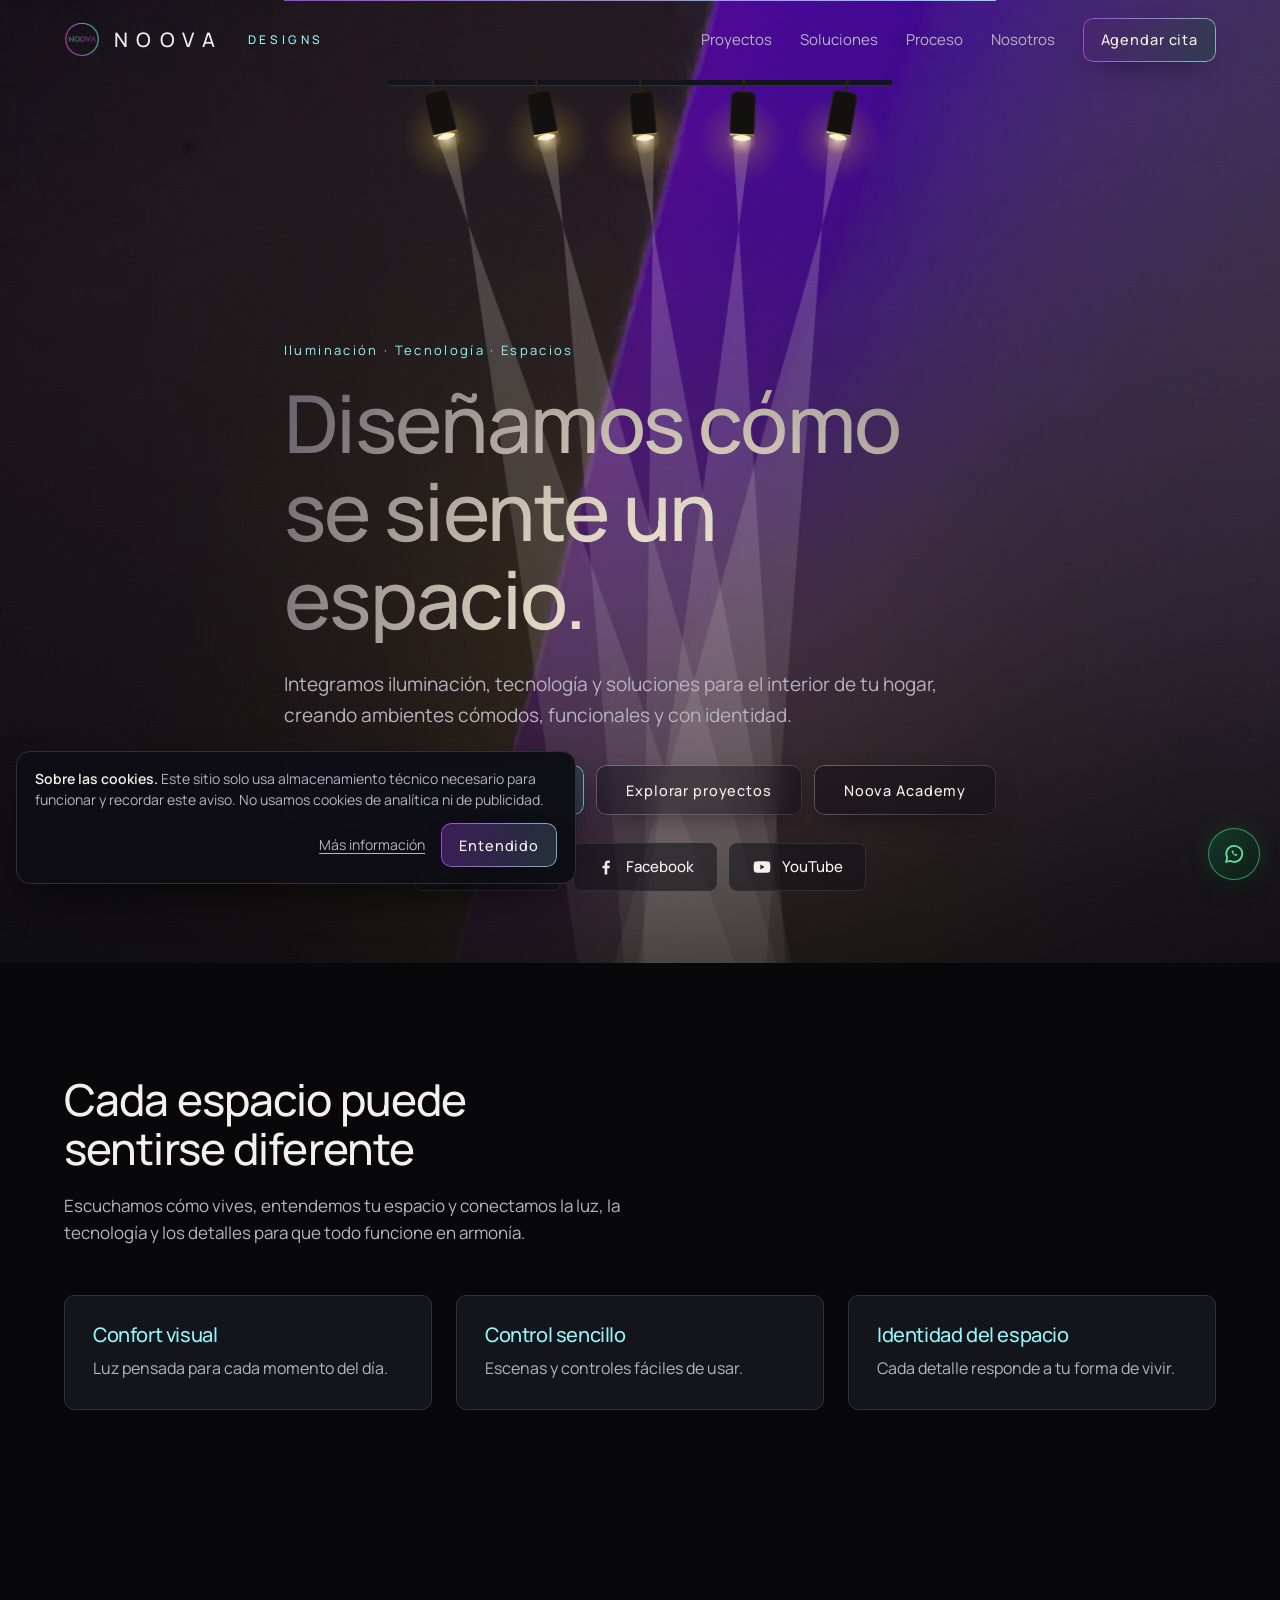
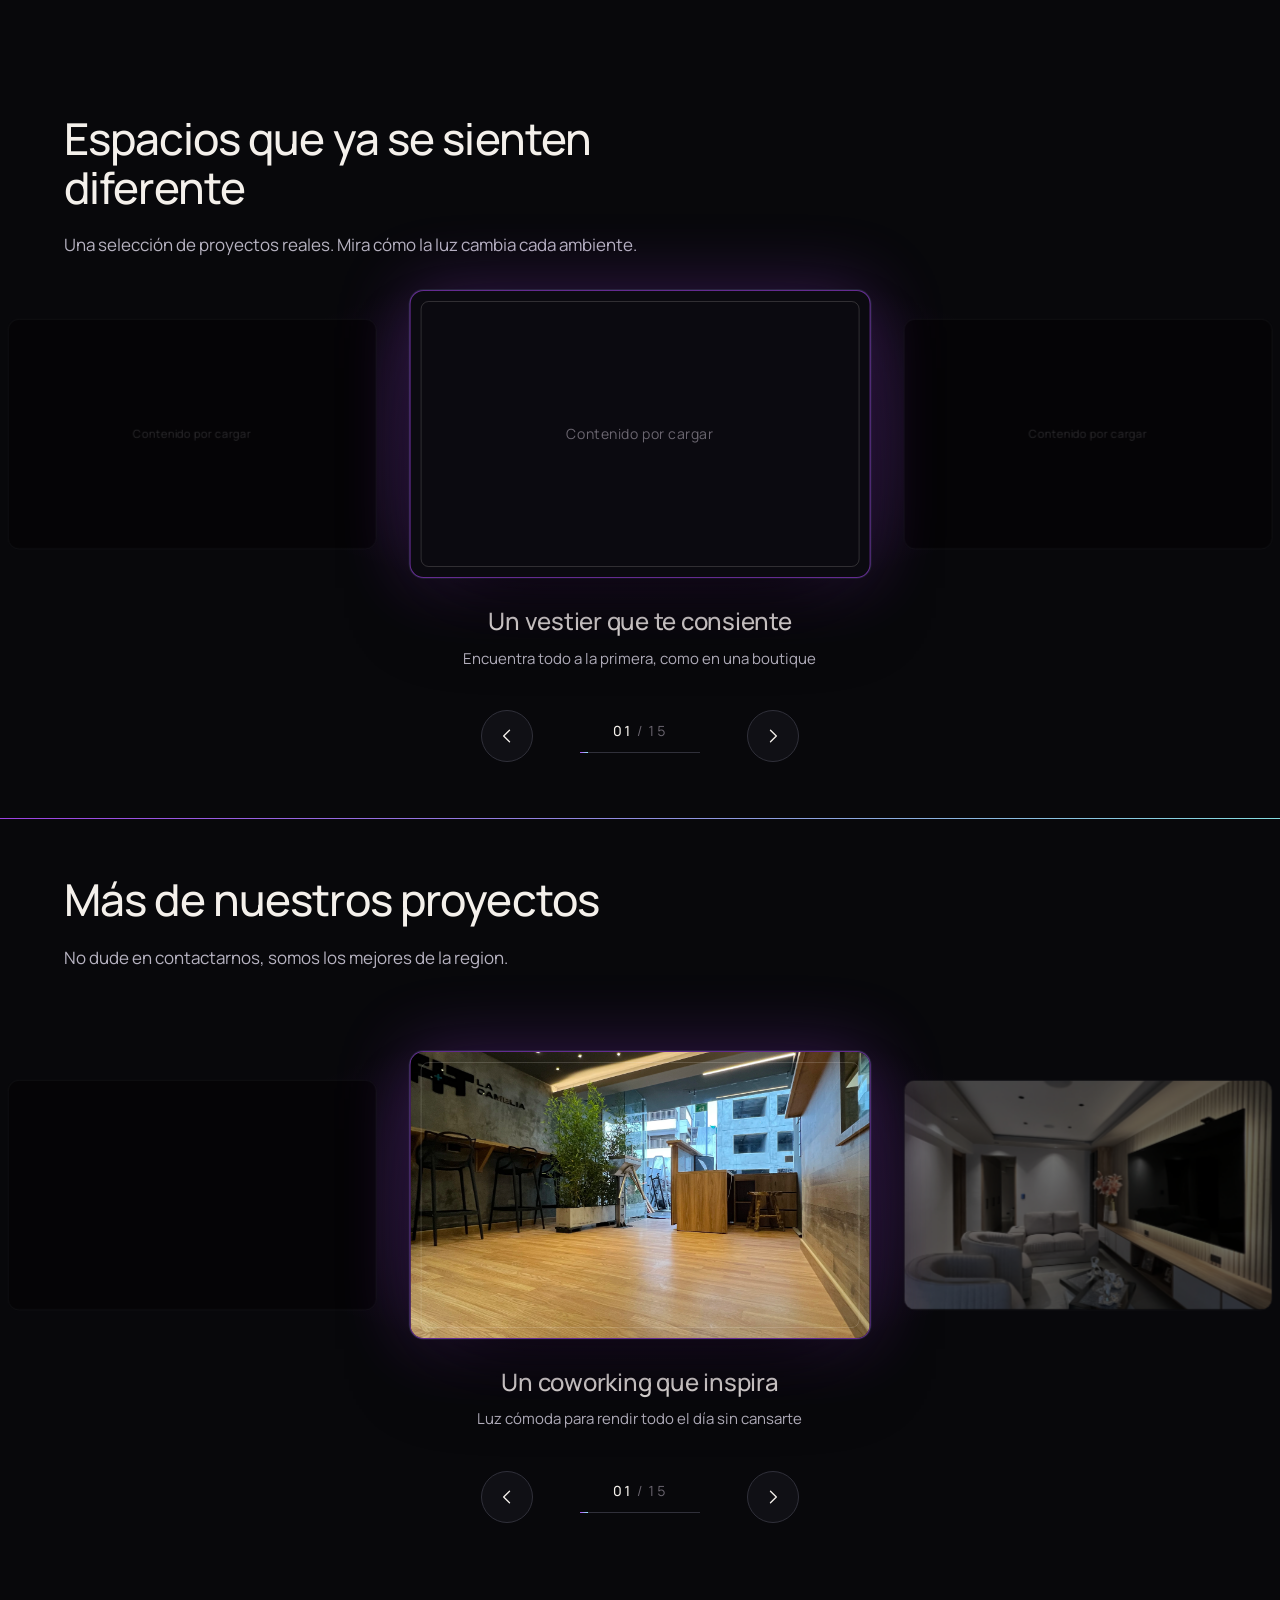
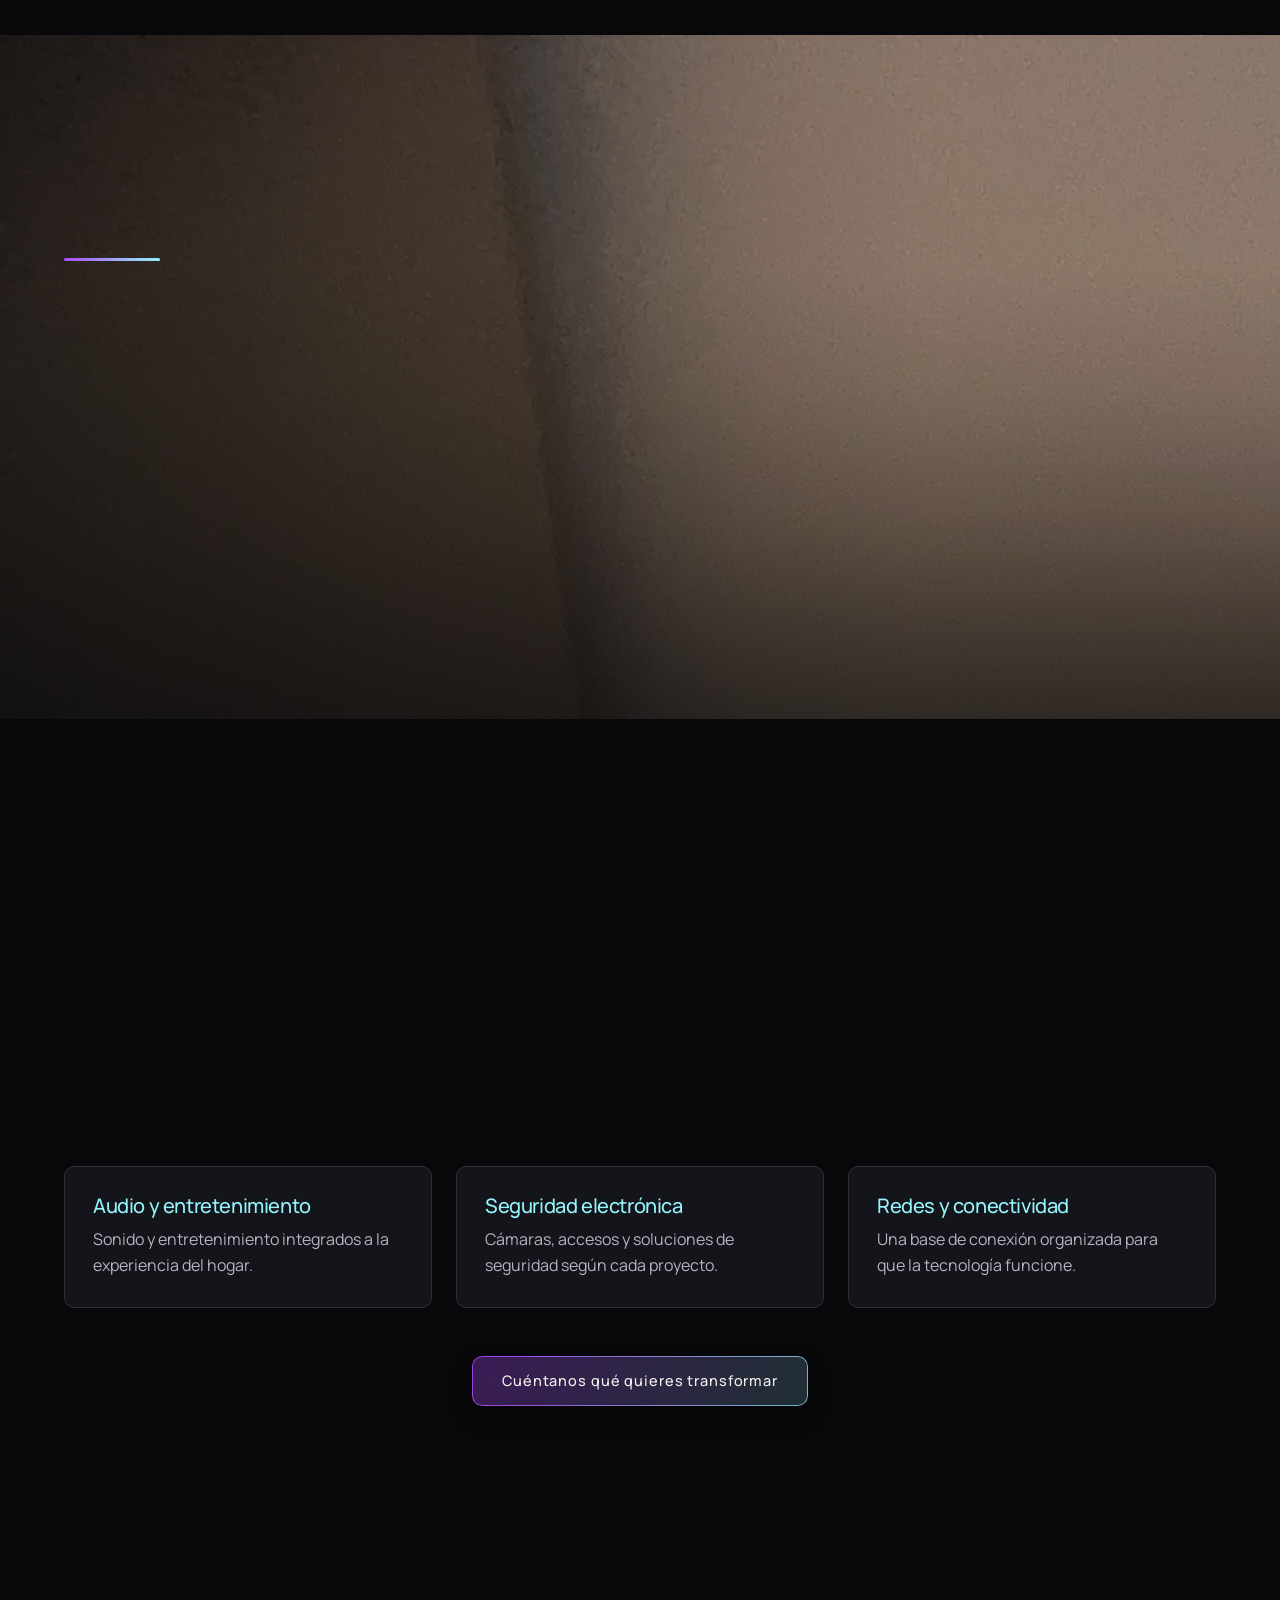
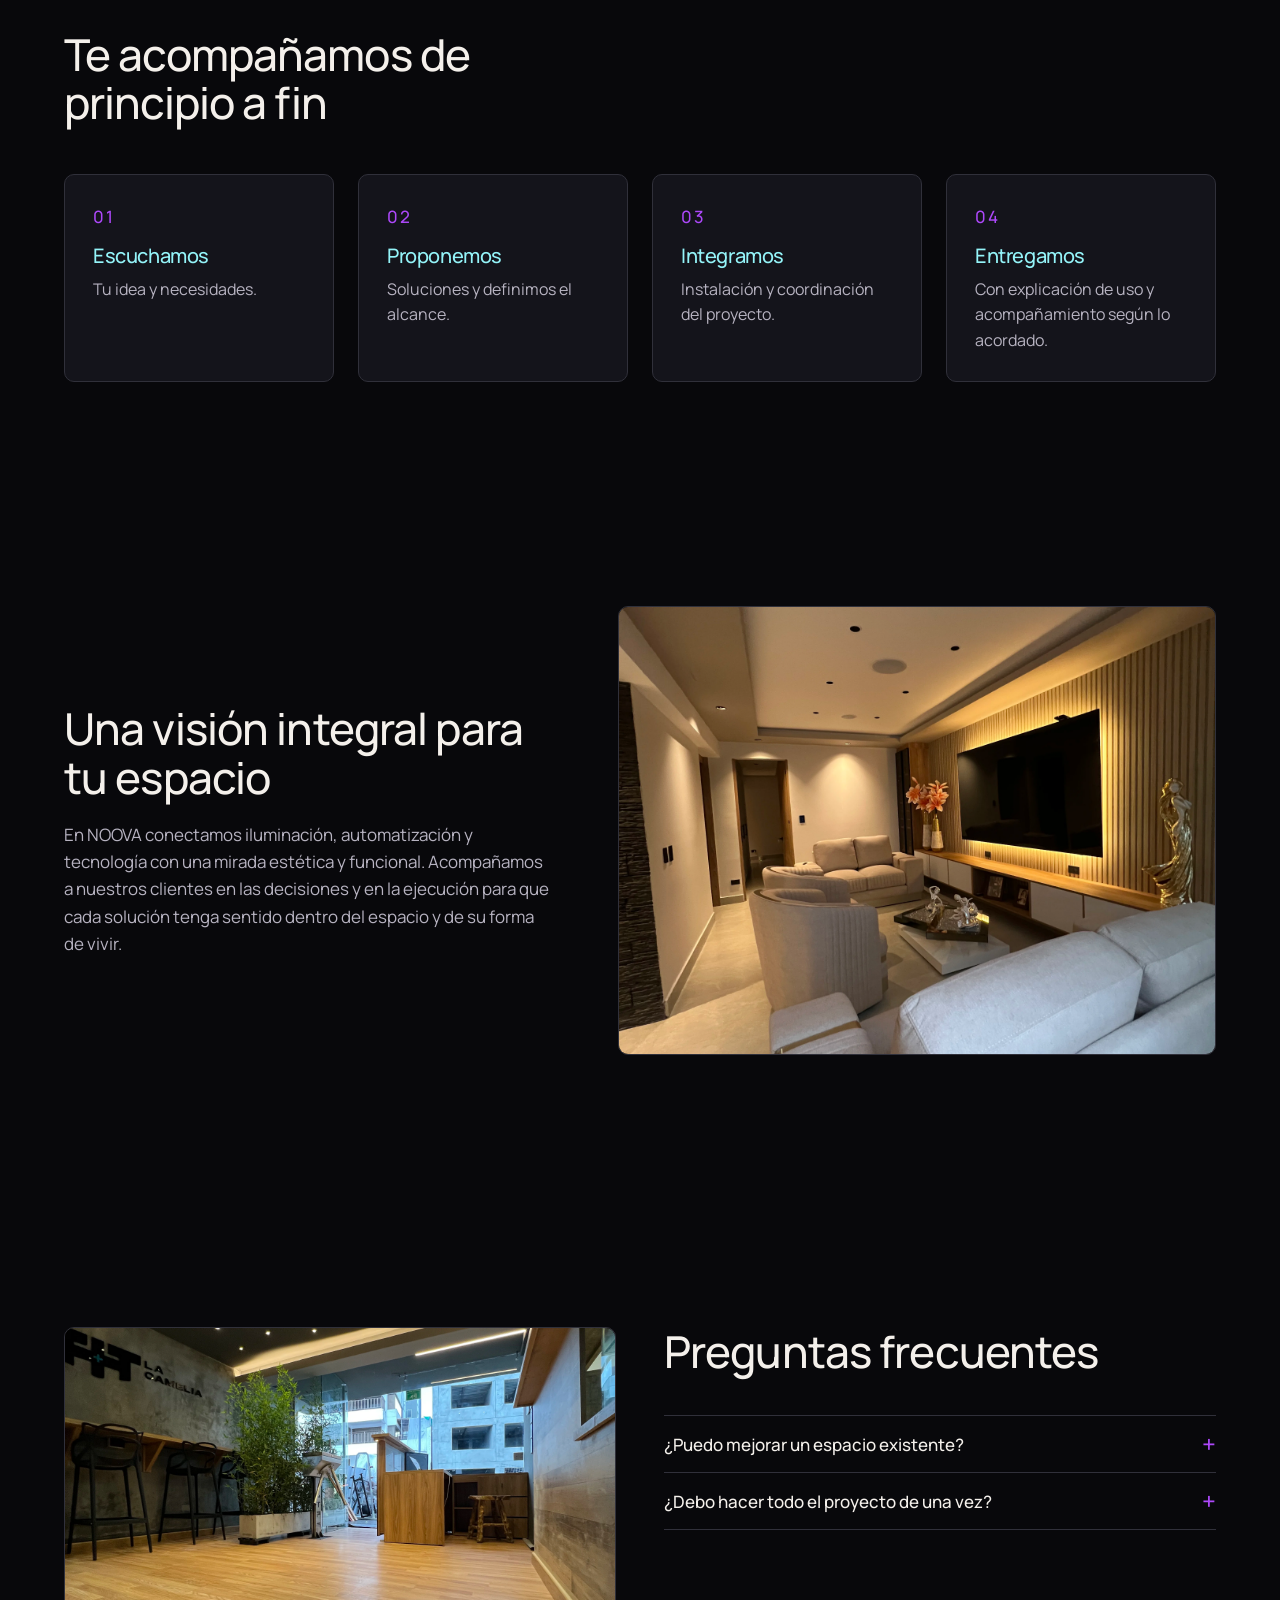
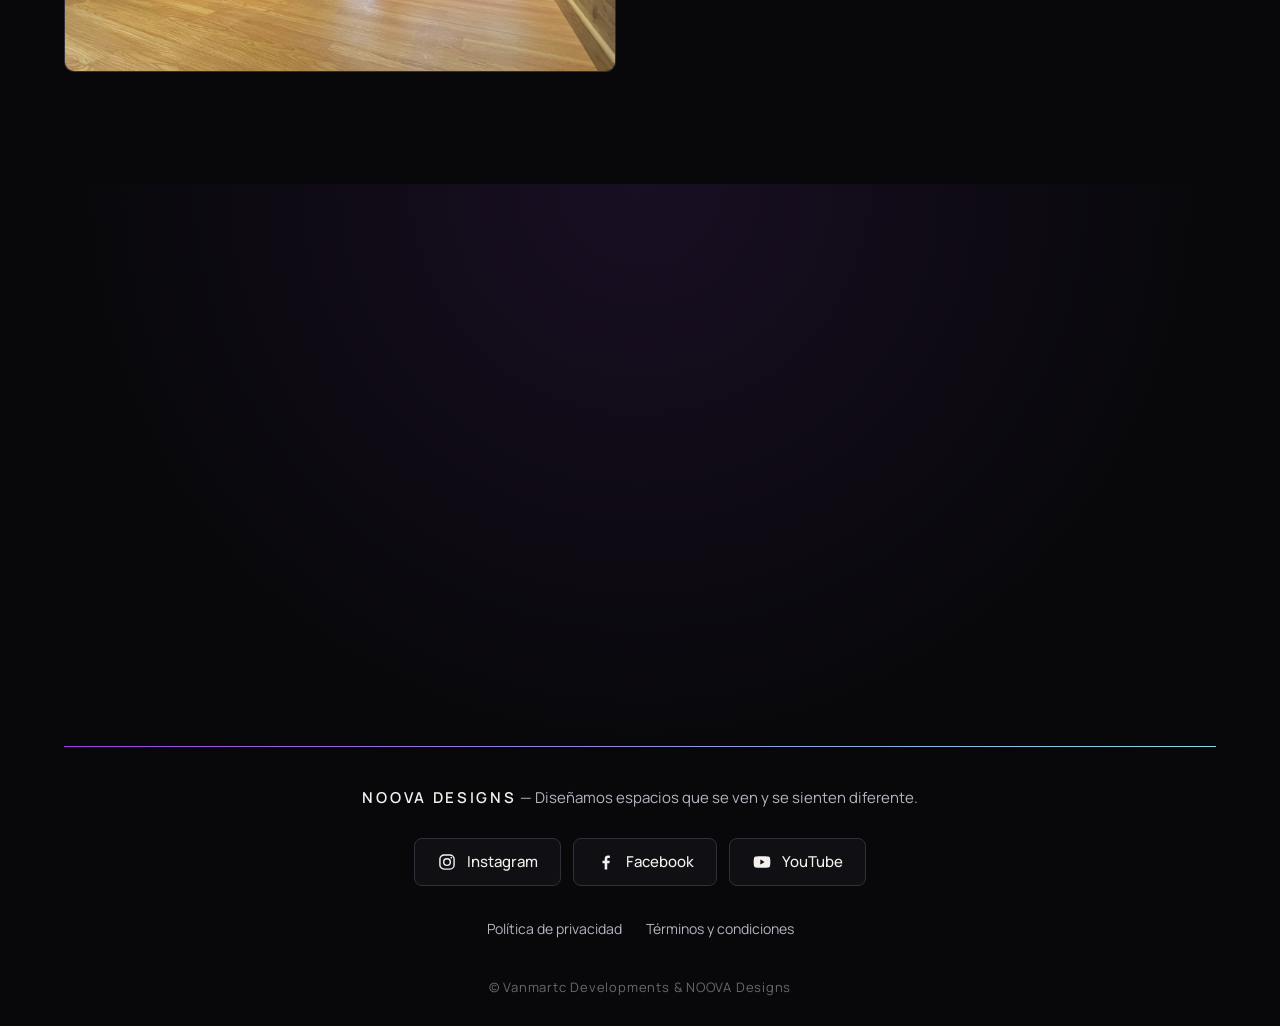
<file: index.html>
<!DOCTYPE html>
<html lang="es">

<head>
    <meta charset="utf-8">
    <meta name="viewport" content="width=device-width, initial-scale=1, viewport-fit=cover">
    <title>NOOVA Designs | Iluminación Arquitectónica, Domótica y Automatización</title>
    <meta name="description" content="Diseño de iluminación arquitectónica, domótica, automatización y tecnología para hogares y negocios. Diseñamos cómo se siente tu espacio. Contáctanos por WhatsApp.">
    <meta name="keywords" content="iluminación arquitectónica, domótica, automatización de espacios, diseño de iluminación, casas inteligentes, audio multizona, noova designs, colombia">
    <meta name="author" content="NOOVA Designs">
    <meta name="robots" content="index, follow, max-image-preview:large, max-snippet:-1, max-video-preview:-1">
    <link rel="canonical" href="https://noovadesigns.com/">
    <meta name="theme-color" content="#08080B">

    <!-- Favicon & PWA -->
    <link rel="icon" href="favicon.ico" sizes="any">
    <link rel="icon" type="image/png" sizes="96x96" href="favicon-96x96.png">
    <link rel="icon" type="image/png" sizes="32x32" href="favicon-32x32.png">
    <link rel="icon" type="image/png" sizes="16x16" href="favicon-16x16.png">
    <link rel="apple-touch-icon" sizes="180x180" href="apple-touch-icon.png">
    <link rel="manifest" href="site.webmanifest">

    <!-- Open Graph / Facebook / WhatsApp -->
    <meta property="og:type" content="website">
    <meta property="og:site_name" content="NOOVA Designs">
    <meta property="og:locale" content="es_CO">
    <meta property="og:url" content="https://noovadesigns.com/">
    <meta property="og:title" content="NOOVA Designs | Iluminación Arquitectónica, Domótica y Automatización">
    <meta property="og:description" content="Diseño de iluminación arquitectónica, domótica, automatización y tecnología para hogares y negocios. Diseñamos cómo se siente tu espacio. Contáctanos por WhatsApp.">
    <meta property="og:image" content="https://noovadesigns.com/preview.jpg">
    <meta property="og:image:secure_url" content="https://noovadesigns.com/preview.jpg">
    <meta property="og:image:type" content="image/jpeg">
    <meta property="og:image:width" content="1200">
    <meta property="og:image:height" content="630">
    <meta property="og:image:alt" content="NOOVA Designs - Iluminación arquitectónica, domótica y automatización de espacios">
    <meta property="fb:app_id" content="1425477162340888">

    <!-- Twitter / X -->
    <meta name="twitter:card" content="summary_large_image">
    <meta name="twitter:title" content="NOOVA Designs | Iluminación Arquitectónica, Domótica y Automatización">
    <meta name="twitter:description" content="Diseño de iluminación arquitectónica, domótica, automatización y tecnología para hogares y negocios. Diseñamos cómo se siente tu espacio.">
    <meta name="twitter:image" content="https://noovadesigns.com/preview.jpg">
    <meta name="twitter:image:alt" content="NOOVA Designs - Iluminación arquitectónica, domótica y automatización de espacios">

    <!-- Datos estructurados JSON-LD (Schema.org) -->
    <script type="application/ld+json">
    {
      "@context": "https://schema.org",
      "@type": "HomeAndConstructionBusiness",
      "name": "NOOVA Designs",
      "alternateName": "NOOVA",
      "url": "https://noovadesigns.com/",
      "logo": "https://noovadesigns.com/assets/img/noova-logo.png",
      "image": "https://noovadesigns.com/preview.jpg",
      "description": "Especialistas en diseño de iluminación arquitectónica, domótica, automatización residencial y comercial, audio multizona y tecnología para espacios.",
      "telephone": "+573008834795",
      "priceRange": "$$$",
      "address": {
        "@type": "PostalAddress",
        "addressCountry": "CO"
      },
      "sameAs": [
        "https://www.instagram.com/noova.domotica/",
        "https://web.facebook.com/NOOVADESIGNS",
        "https://www.youtube.com/@noovasmartliving"
      ]
    }
    </script>

    <link rel="preconnect" href="https://fonts.googleapis.com">
    <link rel="preconnect" href="https://fonts.gstatic.com" crossorigin>
    <link href="https://fonts.googleapis.com/css2?family=Manrope:wght@400;500;600&display=swap" rel="stylesheet">
    <script>
        document.documentElement.classList.add('js');
        if (!matchMedia('(prefers-reduced-motion: reduce)').matches) document.documentElement.classList.add('off');
    </script>
    <link rel="stylesheet" href="css/styles.css">
    <link rel="stylesheet" href="css/legal.css">
</head>

<body>
    <a class="skip" href="#enfoque">Saltar al contenido</a>

    <!-- HEADER -->
    <header class="site-header" id="header">
        <div class="wrap bar">
            <a class="brand" href="#inicio" aria-label="NOOVA, ir al inicio">
                <img class="brand-logo" src="assets/img/noova-logo.png" alt="" width="36" height="36"> NOOVA
                <span>DESIGNS</span>
            </a>
            <nav class="nav" id="nav" aria-label="Principal">
                <a href="#proyectos">Proyectos</a><a href="#soluciones">Soluciones</a><a href="#proceso">Proceso</a><a href="#nosotros">Nosotros</a>
                <a class="btn btn-sm" href="https://wa.me/?text=Hola%2C%20me%20interesar%C3%ADa%20intervenir%20un%20espacio%2C%20%C2%BFcon%20qui%C3%A9n%20podr%C3%ADa%20hablar%3F">Agendar cita</a>
            </nav>
            <button class="menu-btn" id="menuBtn" type="button" aria-expanded="false" aria-controls="nav">Menú</button>
        </div>
    </header>

    <main>
        <!-- HERO -->
        <section class="hero" id="inicio" aria-labelledby="titular">
            <video class="bgvideo" muted loop playsinline preload="none" poster="assets/img/SalaColor.webp" aria-hidden="true" tabindex="-1" data-desktop="assets/video/luxury_loop.mp4" data-mobile="assets/video/luxury_loop.mp4"></video>
            <div class="shade" aria-hidden="true"></div>
            <div class="glow" aria-hidden="true"></div>
            <svg width="0" height="0" style="position:absolute" aria-hidden="true" focusable="false"><defs>
        <linearGradient id="cone" x1="0" y1="0" x2="0" y2="1"><stop offset="0" stop-color="#F5EFE6" stop-opacity=".22"/><stop offset="1" stop-color="#F5EFE6" stop-opacity="0"/></linearGradient>
        <linearGradient id="rim" x1="0" y1="0" x2="1" y2="0"><stop offset="0" stop-color="#F3E2B3"/><stop offset=".5" stop-color="#D4AF37"/><stop offset="1" stop-color="#A67C2E"/></linearGradient>
        <radialGradient id="halo"><stop offset="0" stop-color="#FFF3D6" stop-opacity=".8"/><stop offset=".35" stop-color="#D4AF37" stop-opacity=".2"/><stop offset="1" stop-color="#A67C2E" stop-opacity="0"/></radialGradient>
      </defs></svg>
            <div class="lamp" id="lamp">
                <div class="fx">
                    <div class="rail" id="rail"></div>
                    <div class="swing" data-off="-2">
                        <div class="scale"><svg class="fxsvg" viewBox="-60 0 120 90" aria-hidden="true" focusable="false"><g class="spot-art"></g></svg></div>
                    </div>
                    <div class="swing" data-off="-1">
                        <div class="scale"><svg class="fxsvg" viewBox="-60 0 120 90" aria-hidden="true" focusable="false"><g class="spot-art"></g></svg></div>
                    </div>
                    <div class="swing" data-off="0">
                        <div class="scale"><svg class="fxsvg" viewBox="-60 0 120 90" aria-hidden="true" focusable="false"><g class="spot-art"></g></svg><button class="lamp-btn" type="button" aria-label="Encender la luz"></button></div>
                    </div>
                    <div class="swing" data-off="1">
                        <div class="scale"><svg class="fxsvg" viewBox="-60 0 120 90" aria-hidden="true" focusable="false"><g class="spot-art"></g></svg></div>
                    </div>
                    <div class="swing" data-off="2">
                        <div class="scale"><svg class="fxsvg" viewBox="-60 0 120 90" aria-hidden="true" focusable="false"><g class="spot-art"></g></svg></div>
                    </div>
                </div>
            </div>
            <div class="wrap hero-copy">

                <p class="eyebrow">Iluminación · Tecnología · Espacios</p>
                <h1 id="titular">Diseñamos cómo se siente un espacio.</h1>
                <p class="lead">Integramos iluminación, tecnología y soluciones para el interior de tu hogar, creando ambientes cómodos, funcionales y con identidad.</p>

                <div class="actions"><a class="btn" href="https://wa.me/?text=Hola%2C%20me%20interesar%C3%ADa%20intervenir%20un%20espacio%2C%20%C2%BFcon%20qui%C3%A9n%20podr%C3%ADa%20hablar%3F">Conversemos sobre tu espacio</a><a class="btn btn-ghost" href="#proyectos">Explorar proyectos</a>
                    <a class="btn btn-ghost" href="https://www.academy.noovadesigns.com/">Noova Academy</a>
                </div>
                <div class="wrap">
                    <div class="line" aria-hidden="true"></div>
                    <nav class="social" aria-label="Redes sociales">
                        <a href="https://www.instagram.com/noova.domotica/" target="_blank" rel="noopener noreferrer" aria-label="Instagram de NOOVA"><svg viewBox="0 0 24 24" fill="none" stroke="currentColor" stroke-width="1.7"><rect x="3.5" y="3.5" width="17" height="17" rx="5"/><circle cx="12" cy="12" r="4"/><circle cx="17.2" cy="6.8" r="1" fill="currentColor" stroke="none"/></svg>Instagram</a>
                        <a href="https://web.facebook.com/NOOVADESIGNS" target="_blank" rel="noopener noreferrer" aria-label="Facebook de NOOVA"><svg viewBox="0 0 24 24" fill="currentColor"><path d="M13.5 21v-7.5h2.6l.4-3h-3V8.6c0-.9.3-1.5 1.5-1.5h1.6V4.4c-.3 0-1.2-.1-2.3-.1-2.3 0-3.9 1.4-3.9 4v2.2H7.8v3h2.6V21z"/></svg>Facebook</a>
                        <a href="https://www.youtube.com/@noovasmartliving" target="_blank" rel="noopener noreferrer" aria-label="YouTube de NOOVA"><svg viewBox="0 0 24 24" fill="currentColor"><path d="M21.6 7.2a2.5 2.5 0 0 0-1.8-1.8C18.3 5 12 5 12 5s-6.3 0-7.8.4A2.5 2.5 0 0 0 2.4 7.2C2 8.7 2 12 2 12s0 3.3.4 4.8a2.5 2.5 0 0 0 1.8 1.8C5.7 19 12 19 12 19s6.3 0 7.8-.4a2.5 2.5 0 0 0 1.8-1.8c.4-1.5.4-4.8.4-4.8s0-3.3-.4-4.8zM10 15V9l5.2 3z"/></svg>YouTube</a>
                    </nav>
                </div>
            </div>

        </section>

        <!-- ENFOQUE -->
        <section class="sec" id="enfoque" aria-labelledby="h-enfoque">
            <div class="wrap">
                <h2 id="h-enfoque" class="rv">Cada espacio puede sentirse diferente</h2>
                <p class="intro rv">Escuchamos cómo vives, entendemos tu espacio y conectamos la luz, la tecnología y los detalles para que todo funcione en armonía.</p>
                <div class="grid g3">
                    <article class="card rv">
                        <h3>Confort visual</h3>
                        <p>Luz pensada para cada momento del día.</p>
                    </article>
                    <article class="card rv">
                        <h3>Control sencillo</h3>
                        <p>Escenas y controles fáciles de usar.</p>
                    </article>
                    <article class="card rv">
                        <h3>Identidad del espacio</h3>
                        <p>Cada detalle responde a tu forma de vivir.</p>
                    </article>
                </div>
            </div>
        </section>
        <!-- PROYECTOS: GALERÍAS (los datos viven en GALLERY, al inicio de app.js) -->
        <section class="sec gal-sec" id="proyectos" aria-labelledby="h-proy">
            <div class="gal" id="galVideos" data-kind="video" role="region" aria-roledescription="carrusel" aria-label="Galería de videos de proyectos">
                <div class="wrap">
                    <h2 id="h-proy" class="rv">Espacios que ya se sienten diferente</h2>
                    <p class="intro rv">Una selección de proyectos reales. Mira cómo la luz cambia cada ambiente.</p>
                </div>
                <div class="gstage"></div>
                <div class="gnav">
                    <button class="gbtn gprev" type="button" aria-label="Video anterior"><svg viewBox="0 0 24 24" width="20" height="20" fill="none" stroke="currentColor" stroke-width="1.6" stroke-linecap="round" stroke-linejoin="round" aria-hidden="true"><path d="M15 5l-7 7 7 7"/></svg></button>
                    <div class="gprog" aria-live="polite"><span class="gcount"><b class="gcur">01</b> / <span class="gtot">00</span></span><span class="gbar" aria-hidden="true"><i class="gfill"></i></span></div>
                    <button class="gbtn gnext" type="button" aria-label="Video siguiente"><svg viewBox="0 0 24 24" width="20" height="20" fill="none" stroke="currentColor" stroke-width="1.6" stroke-linecap="round" stroke-linejoin="round" aria-hidden="true"><path d="M9 5l7 7-7 7"/></svg></button>
                </div>
            </div>

            <hr class="hr-brand">

            <div class="wrap">
                <h2 id="h-proy" class="rv">Más de nuestros proyectos</h2>
                <p class="intro rv">No dude en contactarnos, somos los mejores de la region.</p>
            </div>
            <div class="gal" id="galImagenes" data-kind="image" role="region" aria-roledescription="carrusel" aria-label="Galería de imágenes de proyectos">
                <div class="gstage"></div>
                <div class="gnav">
                    <button class="gbtn gprev" type="button" aria-label="Imagen anterior"><svg viewBox="0 0 24 24" width="20" height="20" fill="none" stroke="currentColor" stroke-width="1.6" stroke-linecap="round" stroke-linejoin="round" aria-hidden="true"><path d="M15 5l-7 7 7 7"/></svg></button>
                    <div class="gprog" aria-live="polite"><span class="gcount"><b class="gcur">01</b> / <span class="gtot">00</span></span><span class="gbar" aria-hidden="true"><i class="gfill"></i></span></div>
                    <button class="gbtn gnext" type="button" aria-label="Imagen siguiente"><svg viewBox="0 0 24 24" width="20" height="20" fill="none" stroke="currentColor" stroke-width="1.6" stroke-linecap="round" stroke-linejoin="round" aria-hidden="true"><path d="M9 5l7 7-7 7"/></svg></button>
                </div>
            </div>
        </section>

        <!-- BANDA CINEMATOGRÁFICA -->
        <section class="band" id="band" aria-labelledby="h-band">
            <video class="bgvideo" muted loop playsinline preload="none" poster="assets/img/proy3.webp" aria-hidden="true" tabindex="-1" data-desktop="assets/video/entrada espacio interior3.mp4" data-mobile="assets/video/entrada espacio interior3.mp4"></video>
            <div class="wrap band-copy">
                <h2 id="h-band" class="rv">Tu espacio puede <strong>sentirse diferente.</strong></h2>
                <p class="band-lead rv">Imagina llegar a casa.</p>
                <p class="band-sub rv">Iluminación, tecnología y diseño que se adaptan a tu vida.</p>
                <a class="btn btn-band rv" href="https://wa.me/?text=Hola%2C%20me%20interesar%C3%ADa%20intervenir%20un%20espacio%2C%20%C2%BFcon%20qui%C3%A9n%20podr%C3%ADa%20hablar%3F">Quiero que Noova transforme mi espacio <svg viewBox="0 0 24 24" fill="none" stroke="currentColor" stroke-width="2" stroke-linecap="round" stroke-linejoin="round" aria-hidden="true"><path d="m9 5.5 6.5 6.5L9 18.5"/></svg></a>
            </div>

            <!-- FRANJA DE CARACTERÍSTICAS (pieza independiente: .feat-strip) -->
            <div class="wrap band-feats">
                <svg class="svg-defs" width="0" height="0" aria-hidden="true" focusable="false"><defs><linearGradient id="noova-grad" gradientUnits="userSpaceOnUse" x1="3" y1="3" x2="21" y2="21"><stop offset="0" stop-color="#AD48FA"/><stop offset="1" stop-color="#94F4F9"/></linearGradient></defs></svg>
                <ul class="feat-strip rv" aria-label="Qué incluye NOOVA">
                    <li class="feat">
                        <span class="feat-ico" aria-hidden="true"><svg viewBox="0 0 24 24"><path d="M9.2 17.6h5.6M10.2 20.6h3.6"/><path d="M12 3.2a6.1 6.1 0 0 0-3.7 10.9c.8.6 1.2 1.4 1.2 2.4h5c0-1 .4-1.8 1.2-2.4A6.1 6.1 0 0 0 12 3.2z"/></svg></span>
                        <span class="feat-t"><small>Diseño de</small><b>Iluminacion</b></span>
                    </li>
                    <li class="feat">
                        <span class="feat-ico" aria-hidden="true"><svg viewBox="0 0 24 24"><path d="M3.2 11.4 12 4l8.8 7.4"/><path d="M5.6 9.8V20h12.8V9.8"/><path d="M9.6 20v-5h4.8v5"/></svg></span>
                        <span class="feat-t"><small>Domótica</small><b>Integrada</b></span>
                    </li>
                    <li class="feat">
                        <span class="feat-ico" aria-hidden="true"><svg viewBox="0 0 24 24"><path d="M3.8 9.6h3.6L12 5.6v12.8l-4.6-4H3.8z"/><path d="M15.6 9.1a4.1 4.1 0 0 1 0 5.8"/><path d="M18.2 6.4a8 8 0 0 1 0 11.2"/></svg></span>
                        <span class="feat-t"><small>Audio</small><b>Multi-zona</b></span>
                    </li>
                    <li class="feat">
                        <span class="feat-ico" aria-hidden="true"><svg viewBox="0 0 24 24"><path d="M12 3 5.2 5.9v5.6c0 4.2 2.8 7.4 6.8 9.1 4-1.7 6.8-4.9 6.8-9.1V5.9z"/><path d="m8.9 12.1 2.2 2.2 4.1-4.3"/></svg></span>
                        <span class="feat-t"><small>Seguridad</small><b>Inteligente</b></span>
                    </li>
                </ul>
            </div>
        </section>

        <!-- SOLUCIONES -->
        <section class="sec" id="soluciones" aria-labelledby="h-sol">
            <div class="wrap">
                <h2 id="h-sol" class="rv">Lo que integramos en tu espacio</h2>
                <div class="grid g3">
                    <article class="card rv">
                        <h3>Iluminación arquitectónica</h3>
                        <p>Luz bien ubicada para resaltar la arquitectura y dar confort a cada momento.</p>
                    </article>
                    <article class="card rv">
                        <h3>Automatización y domótica</h3>
                        <p>Escenas y controles que adaptan el espacio a tu rutina.</p>
                    </article>
                    <article class="card rv">
                        <h3>Integración del espacio</h3>
                        <p>Acompañamiento en decisiones de interiorismo para conectar estética, luz y función.</p>
                    </article>
                    <article class="card rv">
                        <h3>Audio y entretenimiento</h3>
                        <p>Sonido y entretenimiento integrados a la experiencia del hogar.</p>
                    </article>
                    <article class="card rv">
                        <h3>Seguridad electrónica</h3>
                        <p>Cámaras, accesos y soluciones de seguridad según cada proyecto.</p>
                    </article>
                    <article class="card rv">
                        <h3>Redes y conectividad</h3>
                        <p>Una base de conexión organizada para que la tecnología funcione.</p>
                    </article>
                </div>
                <p class="center rv"><a class="btn" href="https://wa.me/?text=Hola%2C%20me%20interesar%C3%ADa%20intervenir%20un%20espacio%2C%20%C2%BFcon%20qui%C3%A9n%20podr%C3%ADa%20hablar%3F">Cuéntanos qué quieres transformar</a></p>
            </div>
        </section>

        <!-- PROCESO -->
        <section class="sec" id="proceso" aria-labelledby="h-pro">
            <div class="wrap">
                <h2 id="h-pro" class="rv">Te acompañamos de principio a fin</h2>
                <ol class="grid g4 steps">
                    <li class="card rv"><b>01</b>
                        <h3>Escuchamos</h3>
                        <p>Tu idea y necesidades.</p>
                    </li>
                    <li class="card rv"><b>02</b>
                        <h3>Proponemos</h3>
                        <p>Soluciones y definimos el alcance.</p>
                    </li>
                    <li class="card rv"><b>03</b>
                        <h3>Integramos</h3>
                        <p>Instalación y coordinación del proyecto.</p>
                    </li>
                    <li class="card rv"><b>04</b>
                        <h3>Entregamos</h3>
                        <p>Con explicación de uso y acompañamiento según lo acordado.</p>
                    </li>
                </ol>
            </div>
        </section>

        <!-- NOSOTROS -->
        <section class="sec" id="nosotros" aria-labelledby="h-nos">
            <div class="wrap split">
                <div>
                    <h2 id="h-nos" class="rv">Una visión integral para tu espacio</h2>
                    <p class="intro rv">En NOOVA conectamos iluminación, automatización y tecnología con una mirada estética y funcional. Acompañamos a nuestros clientes en las decisiones y en la ejecución para que cada solución tenga sentido dentro del espacio y de su forma
                        de vivir.</p>
                </div>
                <div class="ph tall rv"><img src="assets/img/proy3.webp" alt="Trabajo real de NOOVA" loading="lazy" onerror="this.remove()"></div>
            </div>
        </section>

        <!-- PREGUNTAS EN 2 COLUMNAS + VIDEO FONDO -->
        <section class="sec" id="preguntas" aria-labelledby="h-faq">
            <div class="wrap">

                <div class="faq-split">

                    <div class="ph tall rv"><img src="assets/img/cafeteria.webp" alt="Trabajo real de NOOVA" loading="lazy" onerror="this.remove()"></div>
                    <div class="faq-col">
                        <h2 id="h-faq" class="rv">Preguntas frecuentes</h2>
                        <details name="faq" class="rv">
                            <summary>¿Puedo mejorar un espacio existente?</summary>
                            <p>Se evalúa el lugar y lo que puede aprovecharse.</p>
                        </details>
                        <details name="faq" class="rv">
                            <summary>¿Debo hacer todo el proyecto de una vez?</summary>
                            <p>Se revisa la posibilidad de etapas según alcance.</p>
                        </details>
                        <details name="faq" class="rv">
                            <summary>¿Qué necesito para empezar?</summary>
                            <p>Una idea, ubicación y fotografías iniciales.</p>
                        </details>
                        <details name="faq" class="rv">
                            <summary>¿Cómo se define el presupuesto?</summary>
                            <p>Según necesidades, alcance y soluciones acordadas.</p>
                        </details>
                    </div>
                    <!-- <div class="video-col" aria-hidden="true">
                        <video class="faq-video" muted playsinline preload="metadata" disablepictureinpicture disableremoteplayback tabindex="-1">
                            <source src="assets/video/bano1.mp4" type="video/mp4">
                        </video>
                    </div> -->
                </div>
            </div>
        </section>

        <!-- AGENDA -->
        <section class="sec agendar" id="agendar" aria-labelledby="h-ag">
            <div class="wrap narrow center">
                <h2 id="h-ag" class="rv">Conversemos sobre tu espacio</h2>
                <p class="intro rv">Cuéntanos qué quieres mejorar y empecemos a darle forma. Un experto de NOOVA te escucha y define contigo el alcance.</p>
                <p class="form-note rv">Al utilizar nuestro servicio aceptas nuestra <a href="privacidad.html">Política de privacidad</a> y los <a href="terminos.html">Términos y condiciones</a>.</p>
                <a class="btn btn-whatsapp rv" data-link="whatsapp" href="https://wa.me/573008834795" target="_blank" rel="noopener noreferrer">
                    <svg viewBox="0 0 24 24" fill="none" stroke="currentColor" stroke-width="1.8" stroke-linecap="round" stroke-linejoin="round" aria-hidden="true">
                        <path d="M20.2 11.6a8.2 8.2 0 0 1-12.1 7.2L3 20l1.2-4.9a8.2 8.2 0 1 1 16-3.5Z"/>
                        <path d="M8.2 8.1c.3-.6.6-.6.9-.6h.5c.2 0 .4.1.5.4l.7 1.7c.1.2.1.4 0 .6l-.5.6c-.2.2-.2.4-.1.6.4.7 1 1.4 1.7 1.9.6.4 1.3.8 1.7.9.2.1.4 0 .6-.2l.8-.9c.2-.2.4-.2.7-.1l1.6.8c.3.1.4.3.4.5 0 .3-.2 1.1-.7 1.5-.5.4-1.1.7-1.8.7-.5 0-1.2-.1-2.1-.5-1.2-.5-2.3-1.3-3.3-2.2-1-.9-1.7-2.1-2-2.9-.3-.8-.3-1.4-.2-1.8.1-.5.4-.9.6-1Z"/>
                    </svg>
                    <span>Agendar por WhatsApp</span>
                </a>
            </div>
        </section>
    </main>

    <!-- FOOTER -->
    <footer class="foot">
        <div class="wrap">
            <div class="line" aria-hidden="true"></div>
            <p class="tag"><strong>NOOVA DESIGNS</strong> — Diseñamos espacios que se ven y se sienten diferente.</p>
            <nav class="social" aria-label="Redes sociales">
                <a href="https://www.instagram.com/noova.domotica/" target="_blank" rel="noopener noreferrer" aria-label="Instagram de NOOVA"><svg viewBox="0 0 24 24" fill="none" stroke="currentColor" stroke-width="1.7"><rect x="3.5" y="3.5" width="17" height="17" rx="5"/><circle cx="12" cy="12" r="4"/><circle cx="17.2" cy="6.8" r="1" fill="currentColor" stroke="none"/></svg>Instagram</a>
                <a href="https://web.facebook.com/NOOVADESIGNS" target="_blank" rel="noopener noreferrer" aria-label="Facebook de NOOVA"><svg viewBox="0 0 24 24" fill="currentColor"><path d="M13.5 21v-7.5h2.6l.4-3h-3V8.6c0-.9.3-1.5 1.5-1.5h1.6V4.4c-.3 0-1.2-.1-2.3-.1-2.3 0-3.9 1.4-3.9 4v2.2H7.8v3h2.6V21z"/></svg>Facebook</a>
                <a href="https://www.youtube.com/@noovasmartliving" target="_blank" rel="noopener noreferrer" aria-label="YouTube de NOOVA"><svg viewBox="0 0 24 24" fill="currentColor"><path d="M21.6 7.2a2.5 2.5 0 0 0-1.8-1.8C18.3 5 12 5 12 5s-6.3 0-7.8.4A2.5 2.5 0 0 0 2.4 7.2C2 8.7 2 12 2 12s0 3.3.4 4.8a2.5 2.5 0 0 0 1.8 1.8C5.7 19 12 19 12 19s6.3 0 7.8-.4a2.5 2.5 0 0 0 1.8-1.8c.4-1.5.4-4.8.4-4.8s0-3.3-.4-4.8zM10 15V9l5.2 3z"/></svg>YouTube</a>
            </nav>
            <nav class="legal-links" aria-label="Información legal">
                <a href="privacidad.html">Política de privacidad</a>
                <a href="terminos.html">Términos y condiciones</a>
            </nav>
            <p class="credit">© Vanmartc Developments &amp; NOOVA Designs</p>
        </div>
    </footer>

    <!-- VISOR AMPLIADO (imágenes y videos de las galerías) -->
    <dialog id="lightbox" class="lb" aria-label="Vista ampliada">
        <button type="button" class="lb-x" id="lbClose" aria-label="Cerrar">&times;</button>
        <div class="lb-inner">
            <div class="lb-media" id="lbBody"></div>
            <p class="lb-cap"><span class="lb-t" id="lbTitle"></span><span class="lb-d" id="lbText"></span></p>
        </div>
    </dialog>

    <a href="https://wa.me/?text=Hola%2C%20me%20interesar%C3%ADa%20intervenir%20un%20espacio%2C%20%C2%BFcon%20qui%C3%A9n%20podr%C3%ADa%20hablar%3F" class="wa" aria-label="Escribir a NOOVA por WhatsApp" target="_blank" rel="noopener noreferrer"><svg viewBox="0 0 24 24" fill="none" stroke="currentColor" stroke-width="1.8" stroke-linejoin="round"><path d="M4 20l1.3-4.2A8 8 0 1 1 8.300 18.800z"/><path d="M9.500 9c.3 2.500 2.500 4.700 5 5l1-1.300-1.800-.9-.7.700a4.500 4.500 0 0 1-1.800-1.800l.7-.7-.9-1.800z" fill="currentColor" stroke="none"/></svg></a>
    <script src="js/app.js" defer></script>
    <script src="js/cookies.js" defer></script>
</body>

</html>
</file>
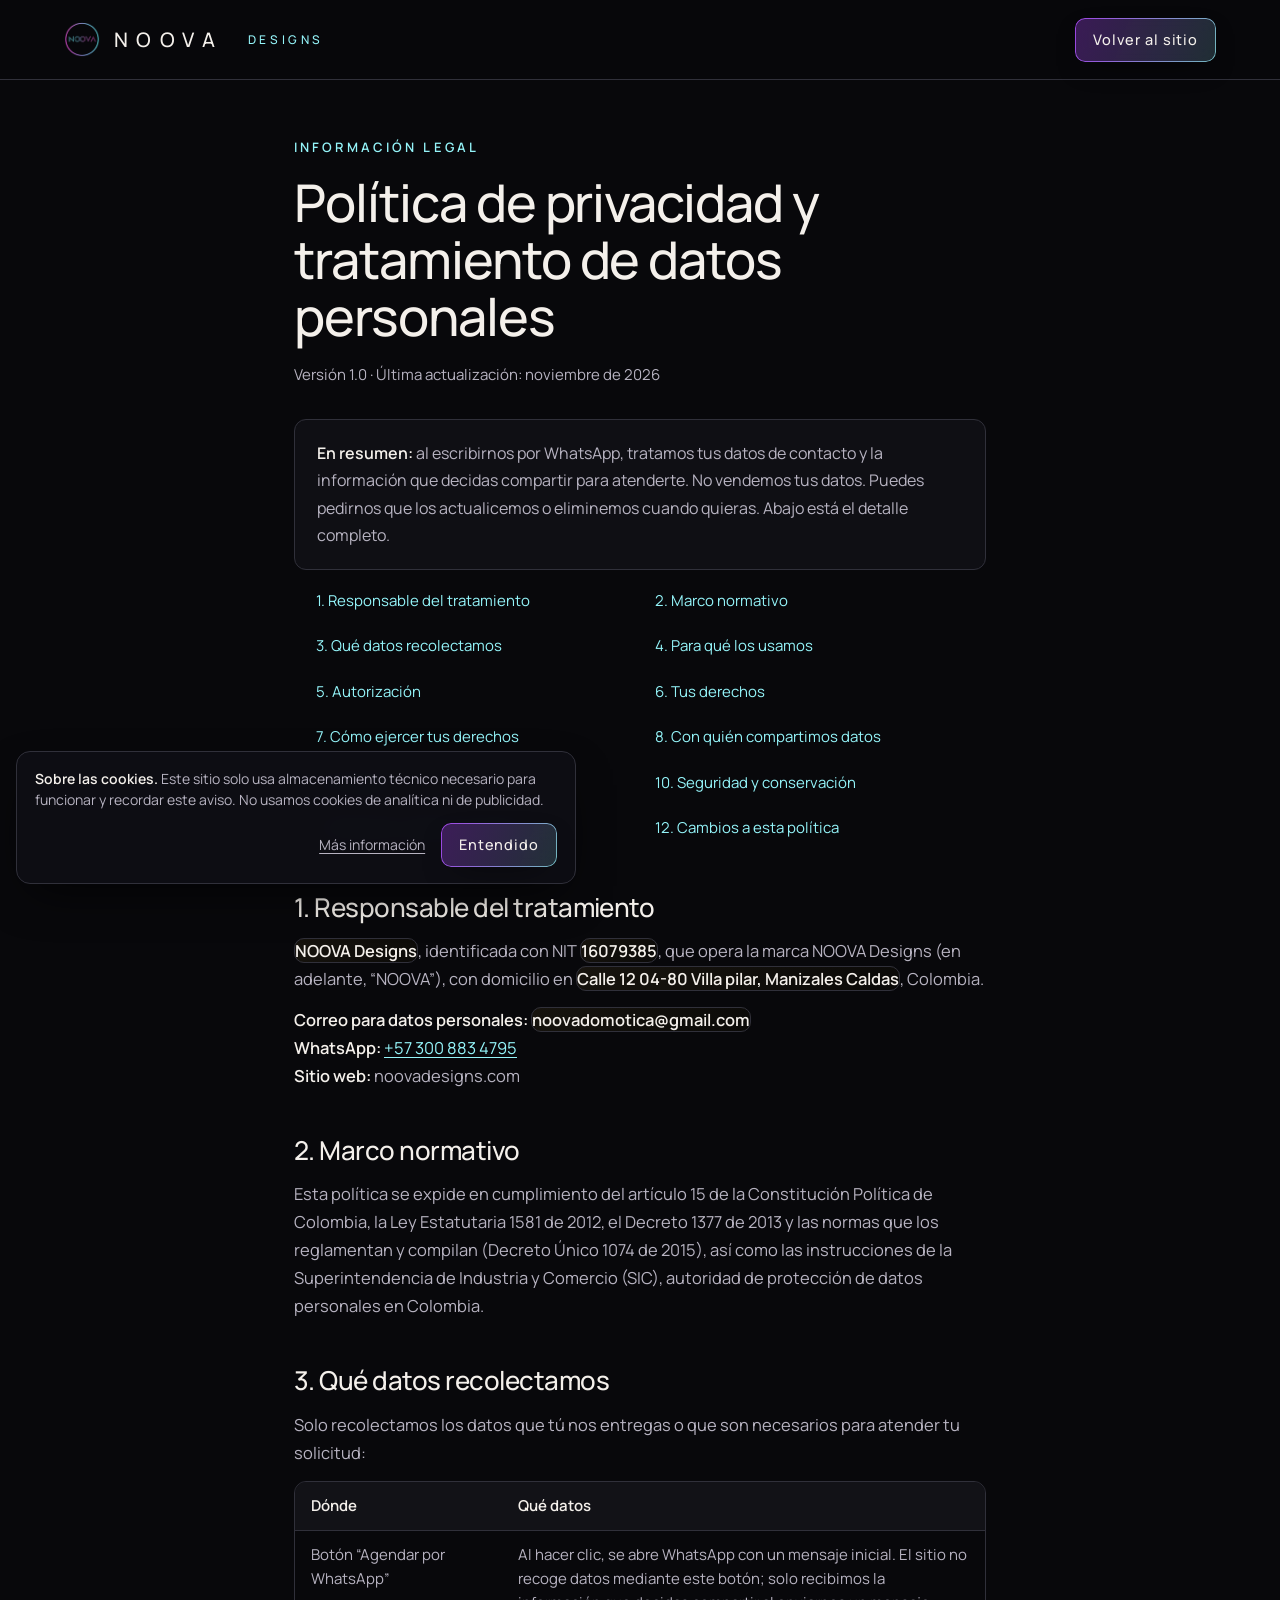
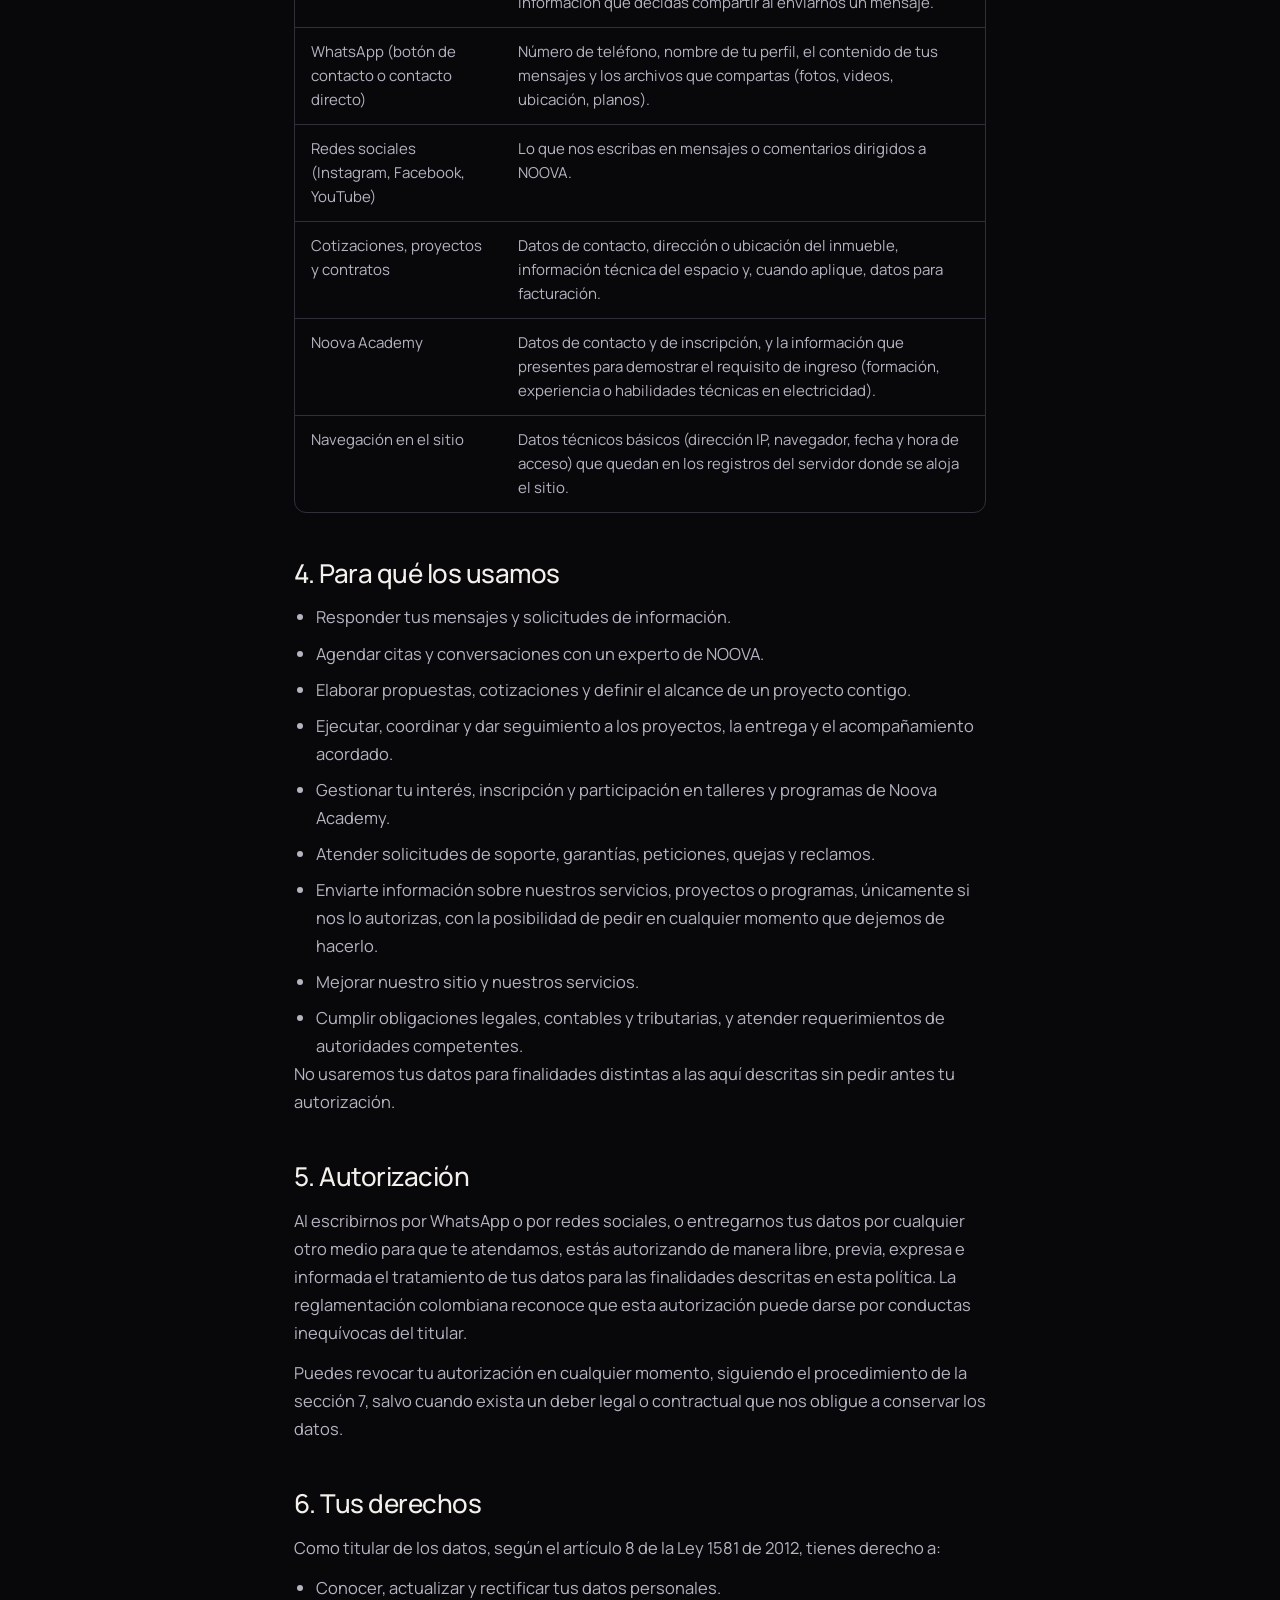
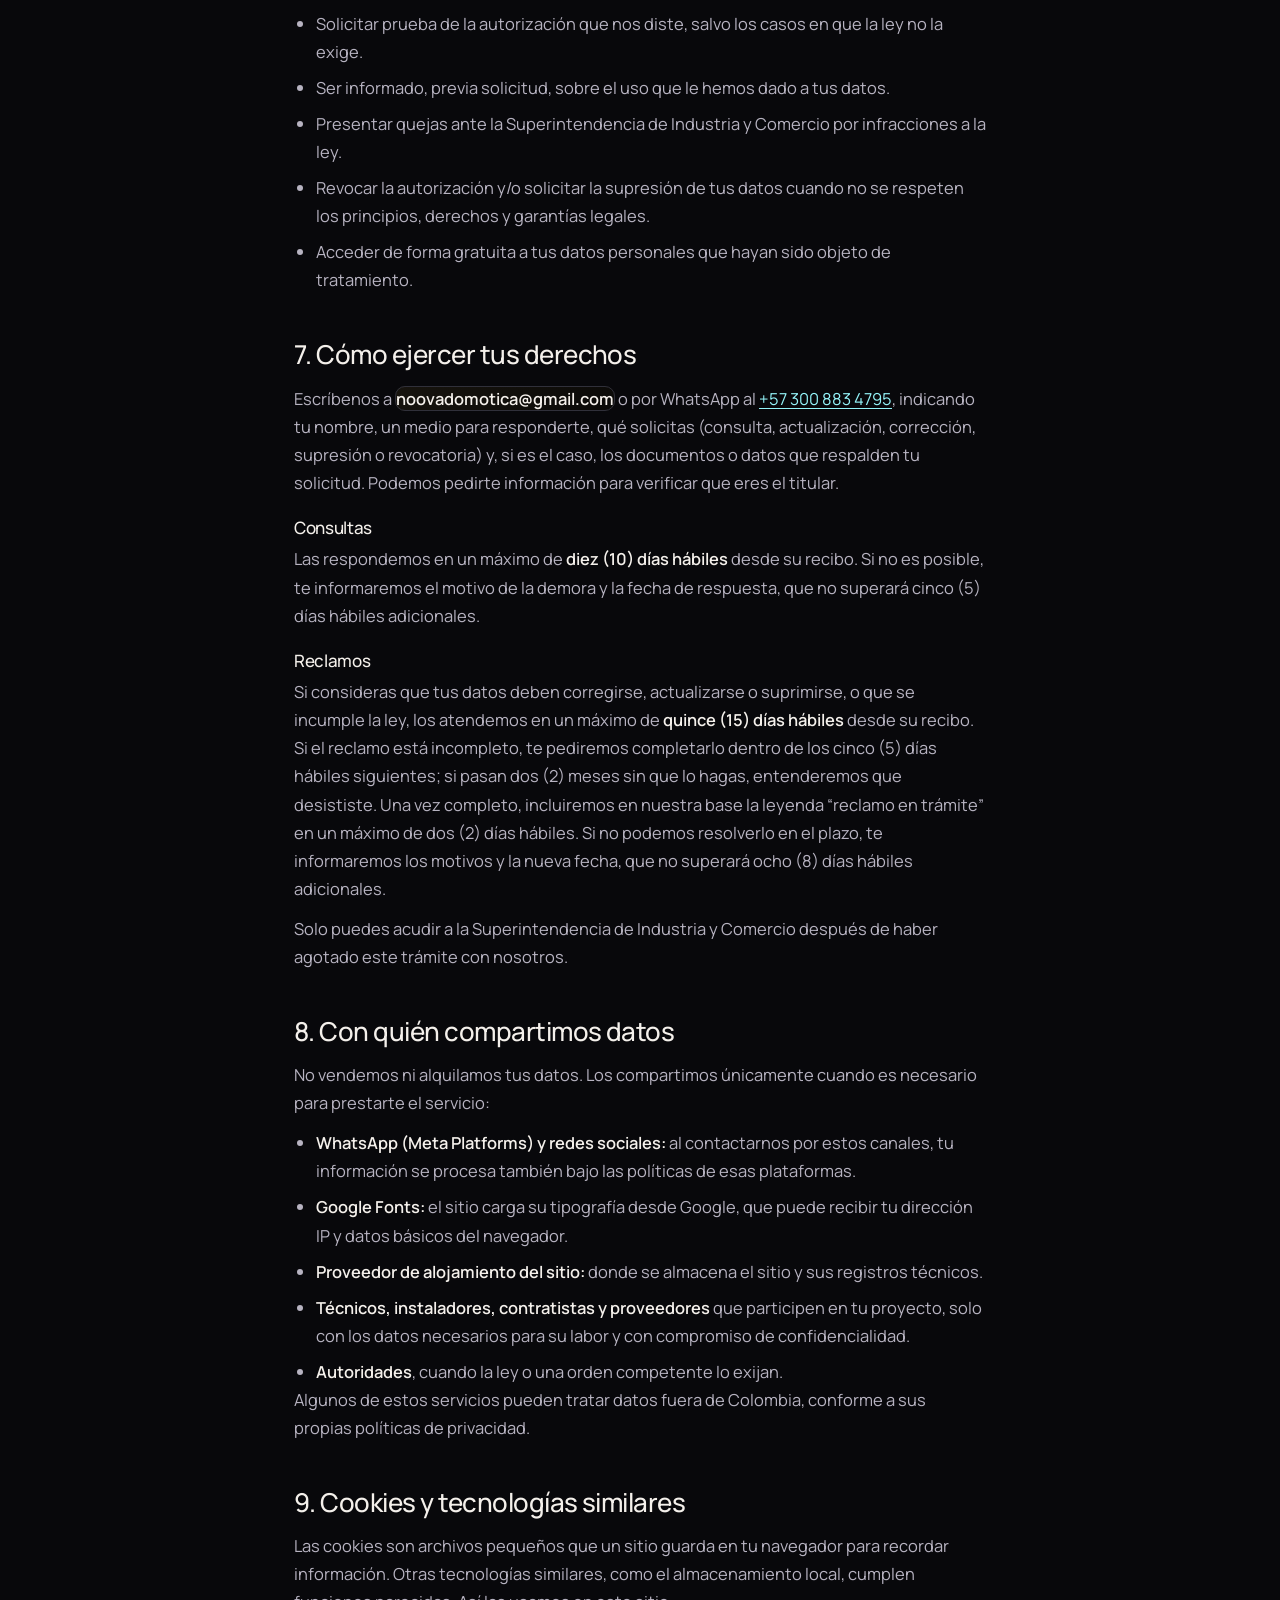
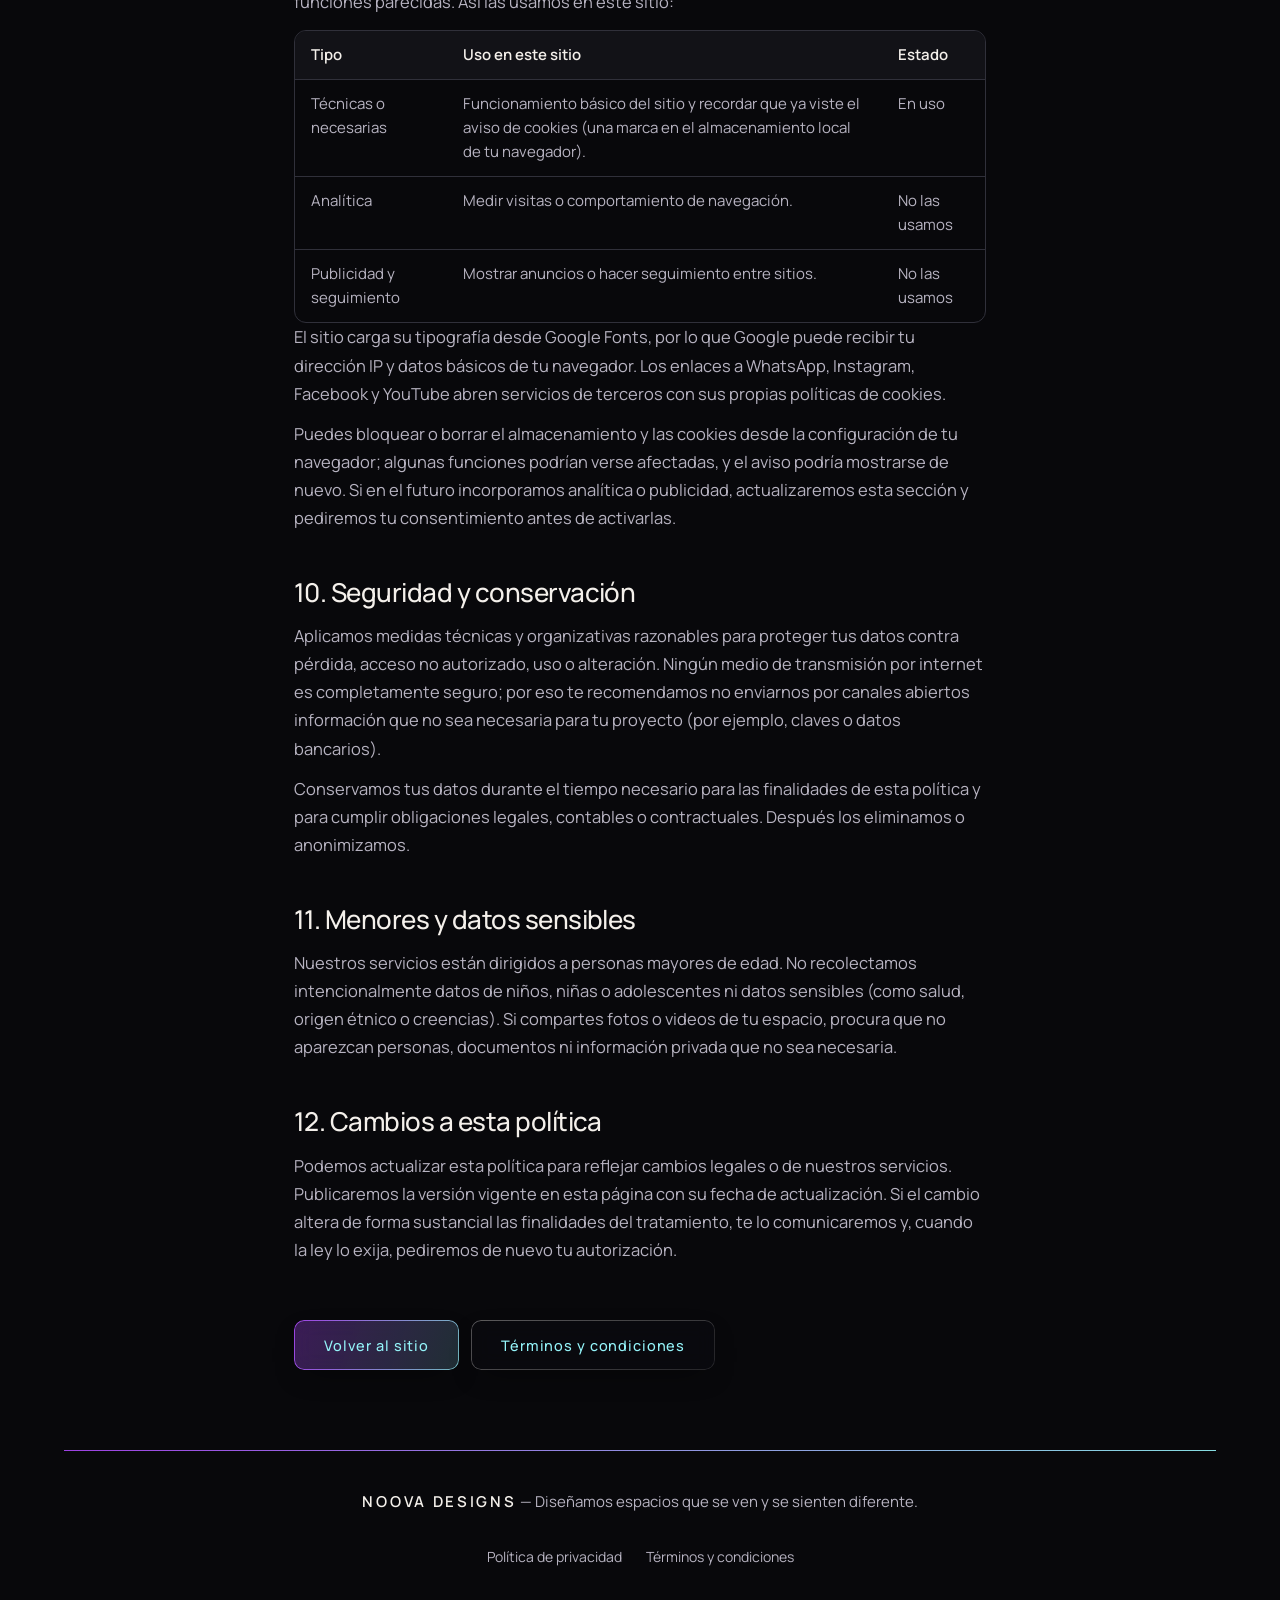
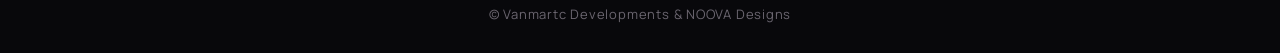
<file: privacidad.html>
<!DOCTYPE html>
<html lang="es">

<head>
    <meta charset="utf-8">
    <meta name="viewport" content="width=device-width, initial-scale=1, viewport-fit=cover">
    <title>Política de privacidad | NOOVA Designs</title>
    <meta name="description" content="Cómo NOOVA Designs recolecta, usa y protege tus datos personales, y cómo puedes ejercer tus derechos como titular.">
    <meta name="robots" content="index, follow">
    <meta name="theme-color" content="#08080B">
    <link rel="canonical" href="https://noovadesigns.com/privacidad.html">
    <link rel="icon" href="favicon.ico" sizes="any">
    <link rel="icon" type="image/png" sizes="96x96" href="favicon-96x96.png">
    <link rel="icon" type="image/png" sizes="32x32" href="favicon-32x32.png">
    <link rel="icon" type="image/png" sizes="16x16" href="favicon-16x16.png">
    <link rel="apple-touch-icon" sizes="180x180" href="apple-touch-icon.png">
    <link rel="manifest" href="site.webmanifest">

    <!-- Open Graph -->
    <meta property="og:type" content="website">
    <meta property="og:site_name" content="NOOVA Designs">
    <meta property="og:locale" content="es_CO">
    <meta property="og:title" content="Política de privacidad | NOOVA Designs">
    <meta property="og:description" content="Cómo NOOVA Designs recolecta, usa y protege tus datos personales, y cómo puedes ejercer tus derechos como titular.">
    <meta property="og:url" content="https://noovadesigns.com/privacidad.html">
    <meta property="og:image" content="https://noovadesigns.com/preview.jpg">

    <!-- Twitter -->
    <meta name="twitter:card" content="summary_large_image">
    <meta name="twitter:title" content="Política de privacidad | NOOVA Designs">
    <meta name="twitter:description" content="Cómo NOOVA Designs recolecta, usa y protege tus datos personales, y cómo puedes ejercer tus derechos como titular.">
    <meta name="twitter:image" content="https://noovadesigns.com/preview.jpg">

    <link rel="preconnect" href="https://fonts.googleapis.com">
    <link rel="preconnect" href="https://fonts.gstatic.com" crossorigin>
    <link href="https://fonts.googleapis.com/css2?family=Manrope:wght@400;500;600&display=swap" rel="stylesheet">
    <link rel="stylesheet" href="css/styles.css">
    <link rel="stylesheet" href="css/legal.css">
</head>

<body class="legal-page">
    <a class="skip" href="#contenido">Saltar al contenido</a>

    <header class="site-header solid">
        <div class="wrap bar">
            <a class="brand" href="index.html" aria-label="NOOVA, ir al inicio">
                <img class="brand-logo" src="assets/img/noova-logo.png" alt="" width="36" height="36"> NOOVA
                <span>DESIGNS</span>
            </a>
            <a class="btn btn-sm" href="index.html">Volver al sitio</a>
        </div>
    </header>

    <main id="contenido">
        <article class="legal">
            <p class="eyebrow">Información legal</p>
            <h1>Política de privacidad y tratamiento de datos personales</h1>
            <p class="meta">Versión 1.0 · Última actualización: noviembre de 2026</p>

            <p class="resumen"><strong>En resumen:</strong> al escribirnos por WhatsApp, tratamos tus datos de contacto y la información que decidas compartir para atenderte. No vendemos tus datos. Puedes pedirnos que los actualicemos o eliminemos cuando quieras.
                Abajo está el detalle completo.</p>

            <nav aria-label="Contenido de esta página">
                <ol class="toc">
                    <li><a href="#responsable">1. Responsable del tratamiento</a></li>
                    <li><a href="#marco">2. Marco normativo</a></li>
                    <li><a href="#datos">3. Qué datos recolectamos</a></li>
                    <li><a href="#finalidades">4. Para qué los usamos</a></li>
                    <li><a href="#autorizacion">5. Autorización</a></li>
                    <li><a href="#derechos">6. Tus derechos</a></li>
                    <li><a href="#ejercer">7. Cómo ejercer tus derechos</a></li>
                    <li><a href="#terceros">8. Con quién compartimos datos</a></li>
                    <li><a href="#cookies">9. Cookies</a></li>
                    <li><a href="#seguridad">10. Seguridad y conservación</a></li>
                    <li><a href="#menores">11. Menores y datos sensibles</a></li>
                    <li><a href="#cambios">12. Cambios a esta política</a></li>
                </ol>
            </nav>

            <section id="responsable">
                <h2>1. Responsable del tratamiento</h2>
                <p><strong class="ph">NOOVA Designs</strong>, identificada con NIT <strong class="ph">16079385</strong>, que opera la marca NOOVA Designs (en adelante, “NOOVA”), con domicilio en <strong class="ph">Calle 12  04-80 Villa pilar, Manizales Caldas</strong>,
                    Colombia.
                </p>
                <p><strong>Correo para datos personales:</strong> <strong class="ph">noovadomotica@gmail.com</strong><br>
                    <strong>WhatsApp:</strong> <a href="https://wa.me/573008834795" rel="noopener">+57 300 883 4795</a><br>
                    <strong>Sitio web:</strong> noovadesigns.com</p>
            </section>

            <section id="marco">
                <h2>2. Marco normativo</h2>
                <p>Esta política se expide en cumplimiento del artículo 15 de la Constitución Política de Colombia, la Ley Estatutaria 1581 de 2012, el Decreto 1377 de 2013 y las normas que los reglamentan y compilan (Decreto Único 1074 de 2015), así como
                    las instrucciones de la Superintendencia de Industria y Comercio (SIC), autoridad de protección de datos personales en Colombia.</p>
            </section>

            <section id="datos">
                <h2>3. Qué datos recolectamos</h2>
                <p>Solo recolectamos los datos que tú nos entregas o que son necesarios para atender tu solicitud:</p>
                <div class="tbl">
                    <table>
                        <thead>
                            <tr>
                                <th>Dónde</th>
                                <th>Qué datos</th>
                            </tr>
                        </thead>
                        <tbody>
                            <tr>
                                <td>Botón “Agendar por WhatsApp”</td>
                                <td>Al hacer clic, se abre WhatsApp con un mensaje inicial. El sitio no recoge datos mediante este botón; solo recibimos la información que decidas compartir al enviarnos un mensaje.
                                </td>
                            </tr>
                            <tr>
                                <td>WhatsApp (botón de contacto o contacto directo)</td>
                                <td>Número de teléfono, nombre de tu perfil, el contenido de tus mensajes y los archivos que compartas (fotos, videos, ubicación, planos).</td>
                            </tr>
                            <tr>
                                <td>Redes sociales (Instagram, Facebook, YouTube)</td>
                                <td>Lo que nos escribas en mensajes o comentarios dirigidos a NOOVA.</td>
                            </tr>
                            <tr>
                                <td>Cotizaciones, proyectos y contratos</td>
                                <td>Datos de contacto, dirección o ubicación del inmueble, información técnica del espacio y, cuando aplique, datos para facturación.</td>
                            </tr>
                            <tr>
                                <td>Noova Academy</td>
                                <td>Datos de contacto y de inscripción, y la información que presentes para demostrar el requisito de ingreso (formación, experiencia o habilidades técnicas en electricidad).</td>
                            </tr>
                            <tr>
                                <td>Navegación en el sitio</td>
                                <td>Datos técnicos básicos (dirección IP, navegador, fecha y hora de acceso) que quedan en los registros del servidor donde se aloja el sitio.</td>
                            </tr>
                        </tbody>
                    </table>
                </div>
            </section>

            <section id="finalidades">
                <h2>4. Para qué los usamos</h2>
                <ul>
                    <li>Responder tus mensajes y solicitudes de información.</li>
                    <li>Agendar citas y conversaciones con un experto de NOOVA.</li>
                    <li>Elaborar propuestas, cotizaciones y definir el alcance de un proyecto contigo.</li>
                    <li>Ejecutar, coordinar y dar seguimiento a los proyectos, la entrega y el acompañamiento acordado.</li>
                    <li>Gestionar tu interés, inscripción y participación en talleres y programas de Noova Academy.</li>
                    <li>Atender solicitudes de soporte, garantías, peticiones, quejas y reclamos.</li>
                    <li>Enviarte información sobre nuestros servicios, proyectos o programas, únicamente si nos lo autorizas, con la posibilidad de pedir en cualquier momento que dejemos de hacerlo.</li>
                    <li>Mejorar nuestro sitio y nuestros servicios.</li>
                    <li>Cumplir obligaciones legales, contables y tributarias, y atender requerimientos de autoridades competentes.</li>
                </ul>
                <p>No usaremos tus datos para finalidades distintas a las aquí descritas sin pedir antes tu autorización.</p>
            </section>

            <section id="autorizacion">
                <h2>5. Autorización</h2>
                <p>Al escribirnos por WhatsApp o por redes sociales, o entregarnos tus datos por cualquier otro medio para que te atendamos, estás autorizando de manera libre, previa, expresa e informada el tratamiento de tus datos
                    para las finalidades descritas en esta política. La reglamentación colombiana reconoce que esta autorización puede darse por conductas inequívocas del titular.</p>
                <p>Puedes revocar tu autorización en cualquier momento, siguiendo el procedimiento de la sección 7, salvo cuando exista un deber legal o contractual que nos obligue a conservar los datos.</p>
            </section>

            <section id="derechos">
                <h2>6. Tus derechos</h2>
                <p>Como titular de los datos, según el artículo 8 de la Ley 1581 de 2012, tienes derecho a:</p>
                <ul>
                    <li>Conocer, actualizar y rectificar tus datos personales.</li>
                    <li>Solicitar prueba de la autorización que nos diste, salvo los casos en que la ley no la exige.</li>
                    <li>Ser informado, previa solicitud, sobre el uso que le hemos dado a tus datos.</li>
                    <li>Presentar quejas ante la Superintendencia de Industria y Comercio por infracciones a la ley.</li>
                    <li>Revocar la autorización y/o solicitar la supresión de tus datos cuando no se respeten los principios, derechos y garantías legales.</li>
                    <li>Acceder de forma gratuita a tus datos personales que hayan sido objeto de tratamiento.</li>
                </ul>
            </section>

            <section id="ejercer">
                <h2>7. Cómo ejercer tus derechos</h2>
                <p>Escríbenos a <strong class="ph">noovadomotica@gmail.com</strong> o por WhatsApp al <a href="https://wa.me/573008834795" rel="noopener">+57 300 883 4795</a>, indicando tu nombre, un medio para responderte, qué solicitas (consulta, actualización,
                    corrección, supresión o revocatoria) y, si es el caso, los documentos o datos que respalden tu solicitud. Podemos pedirte información para verificar que eres el titular.</p>
                <h3>Consultas</h3>
                <p>Las respondemos en un máximo de <strong>diez (10) días hábiles</strong> desde su recibo. Si no es posible, te informaremos el motivo de la demora y la fecha de respuesta, que no superará cinco (5) días hábiles adicionales.</p>
                <h3>Reclamos</h3>
                <p>Si consideras que tus datos deben corregirse, actualizarse o suprimirse, o que se incumple la ley, los atendemos en un máximo de <strong>quince (15) días hábiles</strong> desde su recibo. Si el reclamo está incompleto, te pediremos completarlo
                    dentro de los cinco (5) días hábiles siguientes; si pasan dos (2) meses sin que lo hagas, entenderemos que desististe. Una vez completo, incluiremos en nuestra base la leyenda “reclamo en trámite” en un máximo de dos (2) días hábiles.
                    Si no podemos resolverlo en el plazo, te informaremos los motivos y la nueva fecha, que no superará ocho (8) días hábiles adicionales.</p>
                <p>Solo puedes acudir a la Superintendencia de Industria y Comercio después de haber agotado este trámite con nosotros.</p>
            </section>

            <section id="terceros">
                <h2>8. Con quién compartimos datos</h2>
                <p>No vendemos ni alquilamos tus datos. Los compartimos únicamente cuando es necesario para prestarte el servicio:</p>
                <ul>
                    <li><strong>WhatsApp (Meta Platforms) y redes sociales:</strong> al contactarnos por estos canales, tu información se procesa también bajo las políticas de esas plataformas.</li>
                    <li><strong>Google Fonts:</strong> el sitio carga su tipografía desde Google, que puede recibir tu dirección IP y datos básicos del navegador.</li>
                    <li><strong>Proveedor de alojamiento del sitio:</strong> donde se almacena el sitio y sus registros técnicos.</li>
                    <li><strong>Técnicos, instaladores, contratistas y proveedores</strong> que participen en tu proyecto, solo con los datos necesarios para su labor y con compromiso de confidencialidad.</li>
                    <li><strong>Autoridades</strong>, cuando la ley o una orden competente lo exijan.</li>
                </ul>
                <p>Algunos de estos servicios pueden tratar datos fuera de Colombia, conforme a sus propias políticas de privacidad.</p>
            </section>

            <section id="cookies">
                <h2>9. Cookies y tecnologías similares</h2>
                <p>Las cookies son archivos pequeños que un sitio guarda en tu navegador para recordar información. Otras tecnologías similares, como el almacenamiento local, cumplen funciones parecidas. Así las usamos en este sitio:</p>
                <div class="tbl">
                    <table>
                        <thead>
                            <tr>
                                <th>Tipo</th>
                                <th>Uso en este sitio</th>
                                <th>Estado</th>
                            </tr>
                        </thead>
                        <tbody>
                            <tr>
                                <td>Técnicas o necesarias</td>
                                <td>Funcionamiento básico del sitio y recordar que ya viste el aviso de cookies (una marca en el almacenamiento local de tu navegador).</td>
                                <td>En uso</td>
                            </tr>
                            <tr>
                                <td>Analítica</td>
                                <td>Medir visitas o comportamiento de navegación.</td>
                                <td>No las usamos</td>
                            </tr>
                            <tr>
                                <td>Publicidad y seguimiento</td>
                                <td>Mostrar anuncios o hacer seguimiento entre sitios.</td>
                                <td>No las usamos</td>
                            </tr>
                        </tbody>
                    </table>
                </div>
                <p>El sitio carga su tipografía desde Google Fonts, por lo que Google puede recibir tu dirección IP y datos básicos de tu navegador. Los enlaces a WhatsApp, Instagram, Facebook y YouTube abren servicios de terceros con sus propias políticas
                    de cookies.</p>
                <p>Puedes bloquear o borrar el almacenamiento y las cookies desde la configuración de tu navegador; algunas funciones podrían verse afectadas, y el aviso podría mostrarse de nuevo. Si en el futuro incorporamos analítica o publicidad, actualizaremos
                    esta sección y pediremos tu consentimiento antes de activarlas.</p>
            </section>

            <section id="seguridad">
                <h2>10. Seguridad y conservación</h2>
                <p>Aplicamos medidas técnicas y organizativas razonables para proteger tus datos contra pérdida, acceso no autorizado, uso o alteración. Ningún medio de transmisión por internet es completamente seguro; por eso te recomendamos no enviarnos
                    por canales abiertos información que no sea necesaria para tu proyecto (por ejemplo, claves o datos bancarios).</p>
                <p>Conservamos tus datos durante el tiempo necesario para las finalidades de esta política y para cumplir obligaciones legales, contables o contractuales. Después los eliminamos o anonimizamos.</p>
            </section>

            <section id="menores">
                <h2>11. Menores y datos sensibles</h2>
                <p>Nuestros servicios están dirigidos a personas mayores de edad. No recolectamos intencionalmente datos de niños, niñas o adolescentes ni datos sensibles (como salud, origen étnico o creencias). Si compartes fotos o videos de tu espacio,
                    procura que no aparezcan personas, documentos ni información privada que no sea necesaria.</p>
            </section>

            <section id="cambios">
                <h2>12. Cambios a esta política</h2>
                <p>Podemos actualizar esta política para reflejar cambios legales o de nuestros servicios. Publicaremos la versión vigente en esta página con su fecha de actualización. Si el cambio altera de forma sustancial las finalidades del tratamiento,
                    te lo comunicaremos y, cuando la ley lo exija, pediremos de nuevo tu autorización.</p>
            </section>

            <div class="back">
                <a class="btn" href="index.html">Volver al sitio</a>
                <a class="btn btn-ghost" href="terminos.html">Términos y condiciones</a>
            </div>
        </article>
    </main>

    <footer class="foot">
        <div class="wrap">
            <div class="line" aria-hidden="true"></div>
            <p class="tag"><strong>NOOVA DESIGNS</strong> — Diseñamos espacios que se ven y se sienten diferente.</p>
            <nav class="legal-links" aria-label="Información legal">
                <a href="privacidad.html" aria-current="page">Política de privacidad</a>
                <a href="terminos.html">Términos y condiciones</a>
            </nav>
            <p class="credit">© Vanmartc Developments &amp; NOOVA Designs</p>
        </div>
    </footer>
    <script src="js/cookies.js" defer></script>
</body>

</html>
</file>
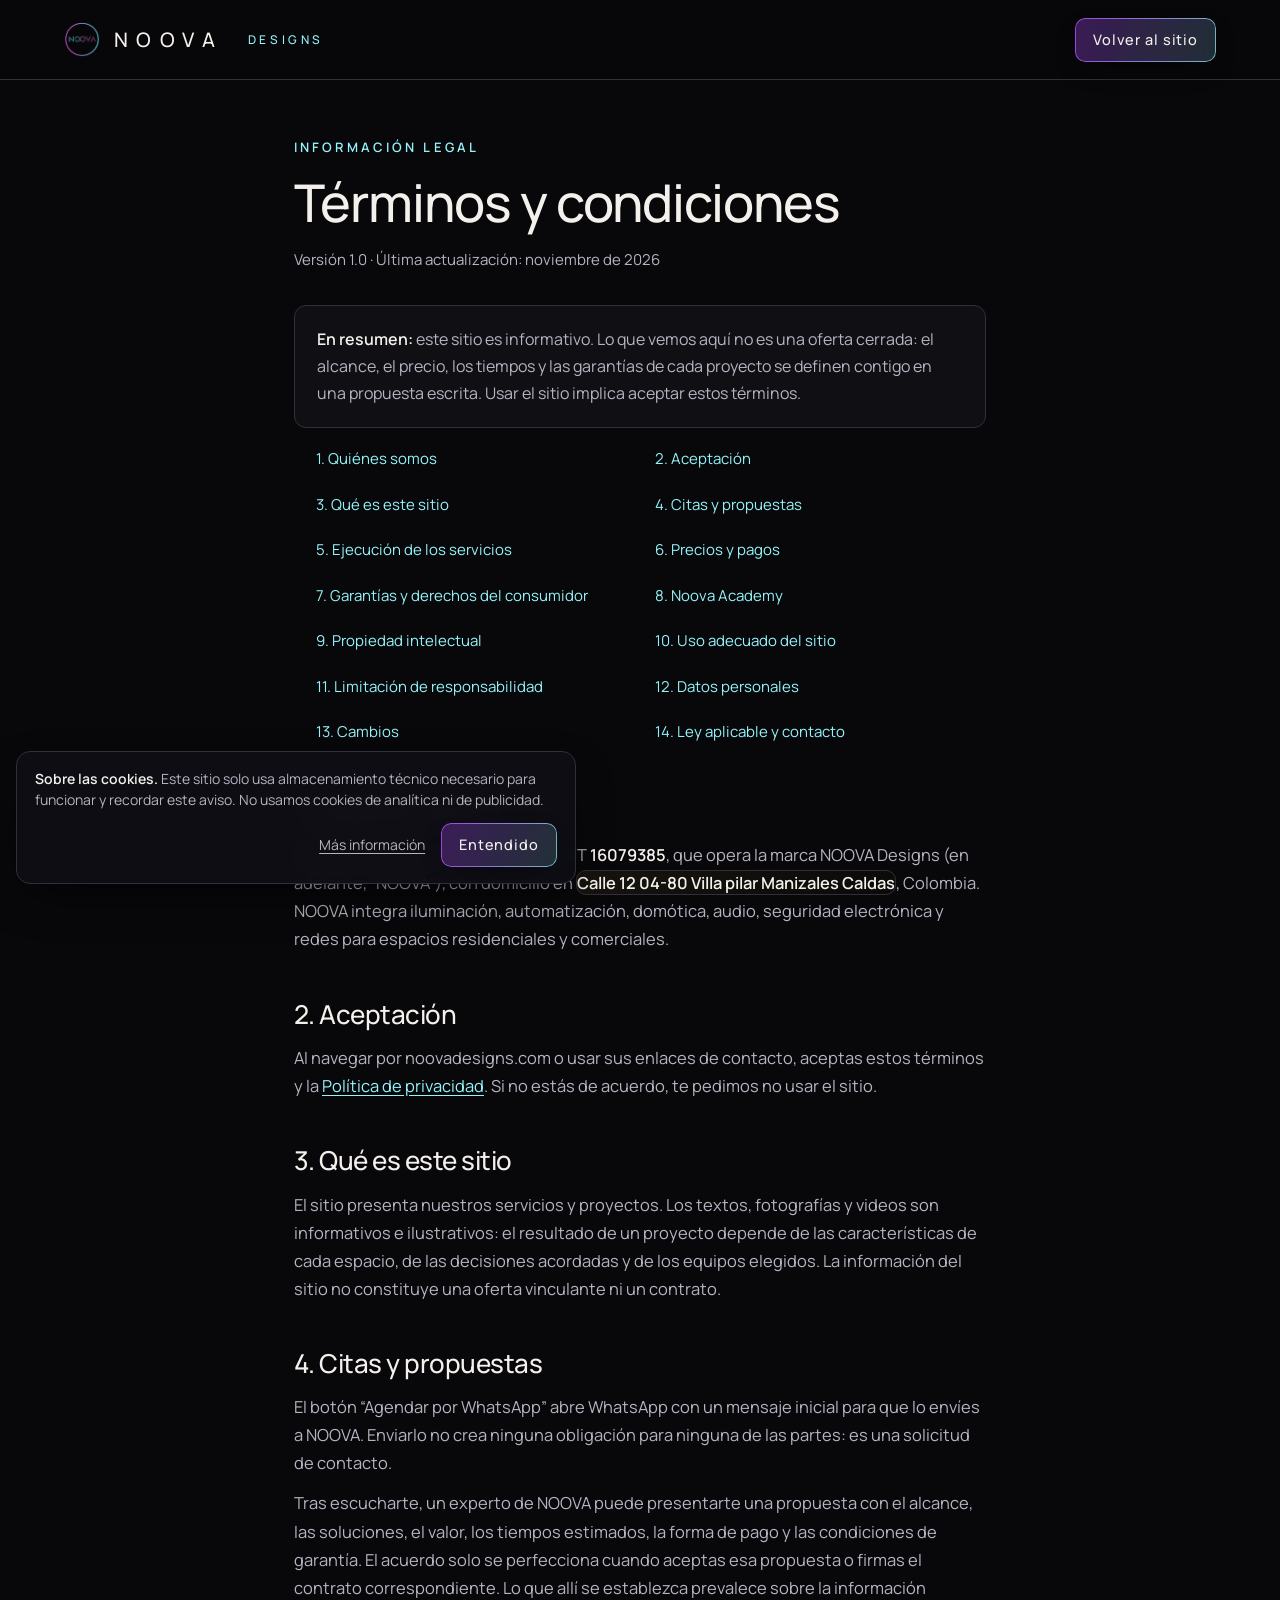
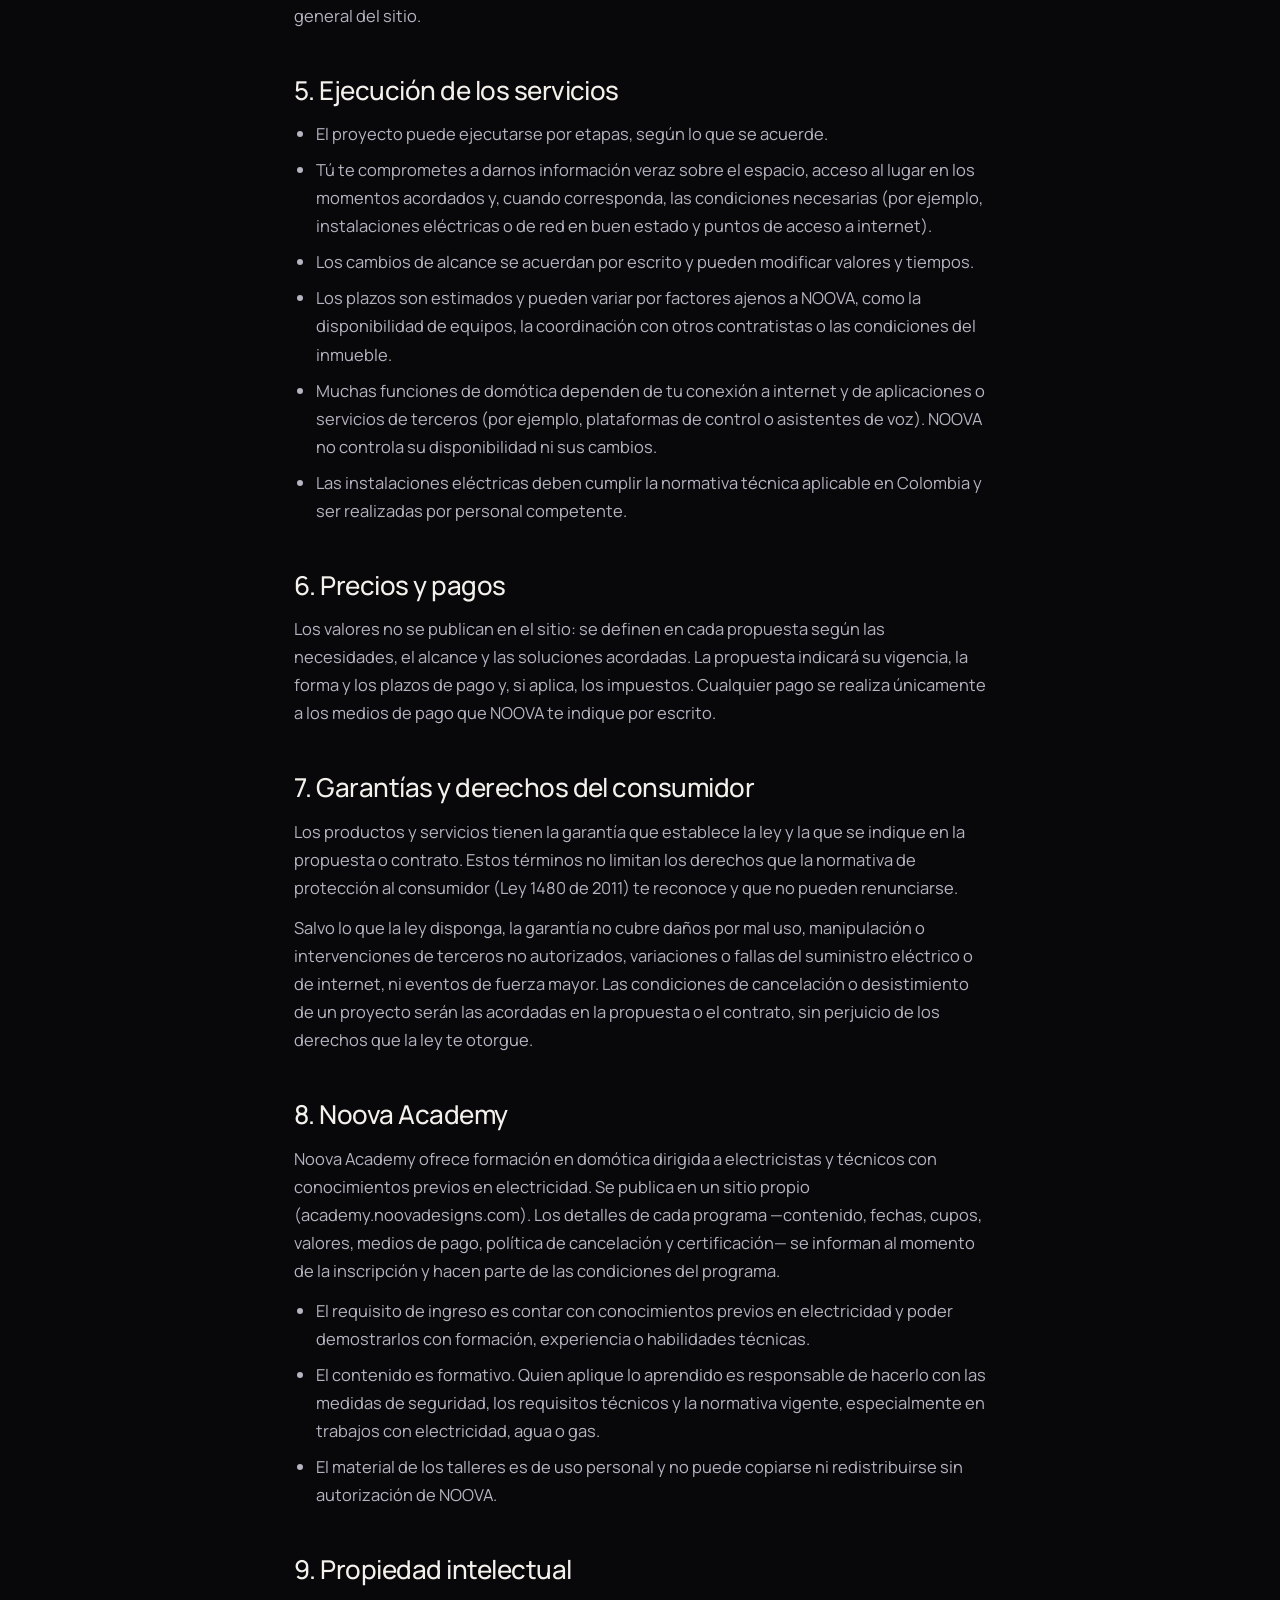
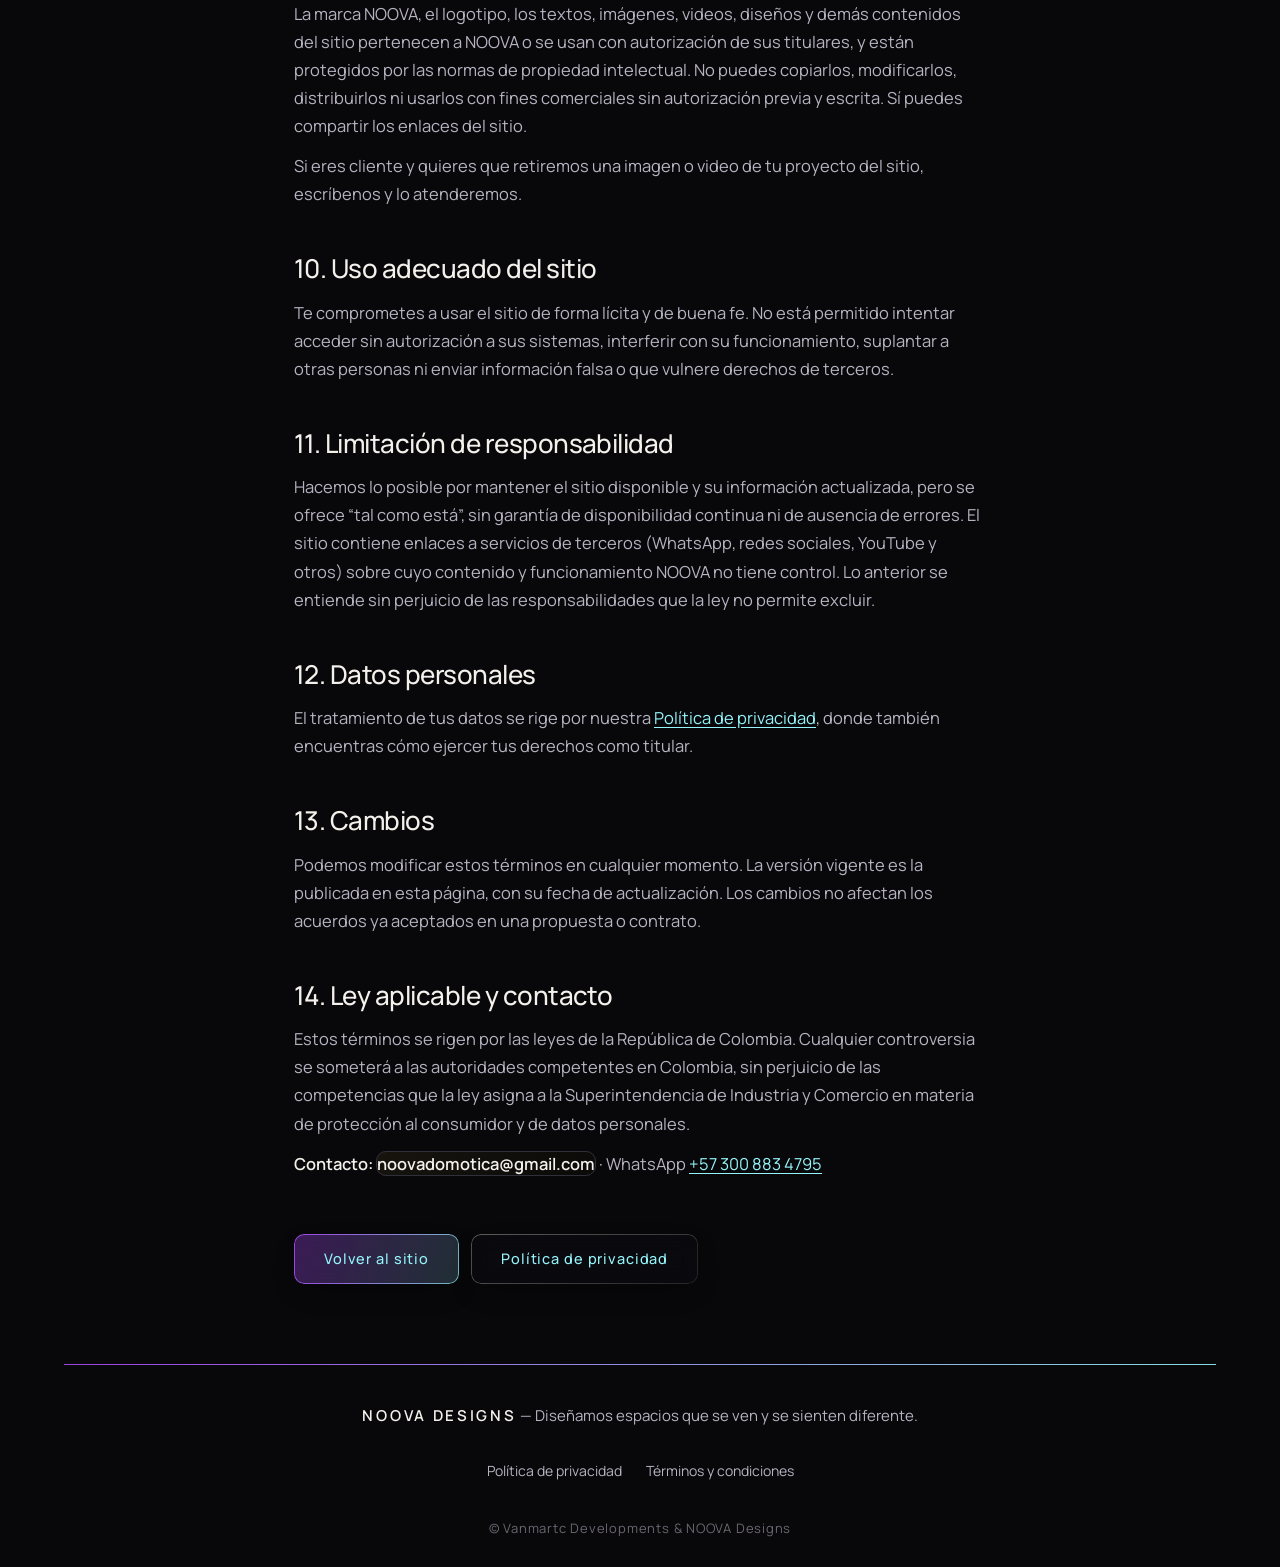
<file: terminos.html>
<!DOCTYPE html>
<html lang="es">

<head>
    <meta charset="utf-8">
    <meta name="viewport" content="width=device-width, initial-scale=1, viewport-fit=cover">
    <title>Términos y condiciones | NOOVA Designs</title>
    <meta name="description" content="Condiciones de uso del sitio de NOOVA Designs y de contratación de sus servicios de iluminación, domótica y tecnología para espacios.">
    <meta name="robots" content="index, follow">
    <meta name="theme-color" content="#08080B">
    <link rel="canonical" href="https://noovadesigns.com/terminos.html">
    <link rel="icon" href="favicon.ico" sizes="any">
    <link rel="icon" type="image/png" sizes="96x96" href="favicon-96x96.png">
    <link rel="icon" type="image/png" sizes="32x32" href="favicon-32x32.png">
    <link rel="icon" type="image/png" sizes="16x16" href="favicon-16x16.png">
    <link rel="apple-touch-icon" sizes="180x180" href="apple-touch-icon.png">
    <link rel="manifest" href="site.webmanifest">

    <!-- Open Graph -->
    <meta property="og:type" content="website">
    <meta property="og:site_name" content="NOOVA Designs">
    <meta property="og:locale" content="es_CO">
    <meta property="og:title" content="Términos y condiciones | NOOVA Designs">
    <meta property="og:description" content="Condiciones de uso del sitio de NOOVA Designs y de contratación de sus servicios de iluminación, domótica y tecnología para espacios.">
    <meta property="og:url" content="https://noovadesigns.com/terminos.html">
    <meta property="og:image" content="https://noovadesigns.com/preview.jpg">

    <!-- Twitter -->
    <meta name="twitter:card" content="summary_large_image">
    <meta name="twitter:title" content="Términos y condiciones | NOOVA Designs">
    <meta name="twitter:description" content="Condiciones de uso del sitio de NOOVA Designs y de contratación de sus servicios de iluminación, domótica y tecnología para espacios.">
    <meta name="twitter:image" content="https://noovadesigns.com/preview.jpg">

    <link rel="preconnect" href="https://fonts.googleapis.com">
    <link rel="preconnect" href="https://fonts.gstatic.com" crossorigin>
    <link href="https://fonts.googleapis.com/css2?family=Manrope:wght@400;500;600&display=swap" rel="stylesheet">
    <link rel="stylesheet" href="css/styles.css">
    <link rel="stylesheet" href="css/legal.css">
</head>

<body class="legal-page">
    <a class="skip" href="#contenido">Saltar al contenido</a>

    <header class="site-header solid">
        <div class="wrap bar">
            <a class="brand" href="index.html" aria-label="NOOVA, ir al inicio">
                <img class="brand-logo" src="assets/img/noova-logo.png" alt="" width="36" height="36"> NOOVA
                <span>DESIGNS</span>
            </a>
            <a class="btn btn-sm" href="index.html">Volver al sitio</a>
        </div>
    </header>

    <main id="contenido">
        <article class="legal">
            <p class="eyebrow">Información legal</p>
            <h1>Términos y condiciones</h1>
            <p class="meta">Versión 1.0 · Última actualización: noviembre de 2026</p>

            <p class="resumen"><strong>En resumen:</strong> este sitio es informativo. Lo que vemos aquí no es una oferta cerrada: el alcance, el precio, los tiempos y las garantías de cada proyecto se definen contigo en una propuesta escrita. Usar el sitio implica aceptar
                estos términos.</p>

            <nav aria-label="Contenido de esta página">
                <ol class="toc">
                    <li><a href="#quienes">1. Quiénes somos</a></li>
                    <li><a href="#aceptacion">2. Aceptación</a></li>
                    <li><a href="#sitio">3. Qué es este sitio</a></li>
                    <li><a href="#cita">4. Citas y propuestas</a></li>
                    <li><a href="#servicios">5. Ejecución de los servicios</a></li>
                    <li><a href="#precios">6. Precios y pagos</a></li>
                    <li><a href="#garantias">7. Garantías y derechos del consumidor</a></li>
                    <li><a href="#academy">8. Noova Academy</a></li>
                    <li><a href="#propiedad">9. Propiedad intelectual</a></li>
                    <li><a href="#uso">10. Uso adecuado del sitio</a></li>
                    <li><a href="#responsabilidad">11. Limitación de responsabilidad</a></li>
                    <li><a href="#datos">12. Datos personales</a></li>
                    <li><a href="#cambios">13. Cambios</a></li>
                    <li><a href="#ley">14. Ley aplicable y contacto</a></li>
                </ol>
            </nav>

            <section id="quienes">
                <h2>1. Quiénes somos</h2>
                <p>
                    <strong>NOOVA DesignsN</strong>, identificada con NIT <strong>16079385</strong>, que opera la marca NOOVA Designs (en adelante, “NOOVA”), con domicilio en <strong class="ph">Calle 12  04-80 Villa pilar Manizales Caldas</strong>, Colombia.
                    NOOVA integra iluminación, automatización, domótica, audio, seguridad electrónica y redes para espacios residenciales y comerciales.</p>
            </section>

            <section id="aceptacion">
                <h2>2. Aceptación</h2>
                <p>Al navegar por noovadesigns.com o usar sus enlaces de contacto, aceptas estos términos y la <a href="privacidad.html">Política de privacidad</a>. Si no estás de acuerdo, te pedimos no usar el sitio.</p>
            </section>

            <section id="sitio">
                <h2>3. Qué es este sitio</h2>
                <p>El sitio presenta nuestros servicios y proyectos. Los textos, fotografías y videos son informativos e ilustrativos: el resultado de un proyecto depende de las características de cada espacio, de las decisiones acordadas y de los equipos
                    elegidos. La información del sitio no constituye una oferta vinculante ni un contrato.</p>
            </section>

            <section id="cita">
                <h2>4. Citas y propuestas</h2>
                <p>El botón “Agendar por WhatsApp” abre WhatsApp con un mensaje inicial para que lo envíes a NOOVA. Enviarlo no crea ninguna obligación para ninguna de las partes: es una solicitud de contacto.</p>
                <p>Tras escucharte, un experto de NOOVA puede presentarte una propuesta con el alcance, las soluciones, el valor, los tiempos estimados, la forma de pago y las condiciones de garantía. El acuerdo solo se perfecciona cuando aceptas esa propuesta
                    o firmas el contrato correspondiente. Lo que allí se establezca prevalece sobre la información general del sitio.</p>
            </section>

            <section id="servicios">
                <h2>5. Ejecución de los servicios</h2>
                <ul>
                    <li>El proyecto puede ejecutarse por etapas, según lo que se acuerde.</li>
                    <li>Tú te comprometes a darnos información veraz sobre el espacio, acceso al lugar en los momentos acordados y, cuando corresponda, las condiciones necesarias (por ejemplo, instalaciones eléctricas o de red en buen estado y puntos de acceso
                        a internet).</li>
                    <li>Los cambios de alcance se acuerdan por escrito y pueden modificar valores y tiempos.</li>
                    <li>Los plazos son estimados y pueden variar por factores ajenos a NOOVA, como la disponibilidad de equipos, la coordinación con otros contratistas o las condiciones del inmueble.</li>
                    <li>Muchas funciones de domótica dependen de tu conexión a internet y de aplicaciones o servicios de terceros (por ejemplo, plataformas de control o asistentes de voz). NOOVA no controla su disponibilidad ni sus cambios.</li>
                    <li>Las instalaciones eléctricas deben cumplir la normativa técnica aplicable en Colombia y ser realizadas por personal competente.</li>
                </ul>
            </section>

            <section id="precios">
                <h2>6. Precios y pagos</h2>
                <p>Los valores no se publican en el sitio: se definen en cada propuesta según las necesidades, el alcance y las soluciones acordadas. La propuesta indicará su vigencia, la forma y los plazos de pago y, si aplica, los impuestos. Cualquier
                    pago se realiza únicamente a los medios de pago que NOOVA te indique por escrito.</p>
            </section>

            <section id="garantias">
                <h2>7. Garantías y derechos del consumidor</h2>
                <p>Los productos y servicios tienen la garantía que establece la ley y la que se indique en la propuesta o contrato. Estos términos no limitan los derechos que la normativa de protección al consumidor (Ley 1480 de 2011) te reconoce y que
                    no pueden renunciarse.</p>
                <p>Salvo lo que la ley disponga, la garantía no cubre daños por mal uso, manipulación o intervenciones de terceros no autorizados, variaciones o fallas del suministro eléctrico o de internet, ni eventos de fuerza mayor. Las condiciones de
                    cancelación o desistimiento de un proyecto serán las acordadas en la propuesta o el contrato, sin perjuicio de los derechos que la ley te otorgue.</p>
            </section>

            <section id="academy">
                <h2>8. Noova Academy</h2>
                <p>Noova Academy ofrece formación en domótica dirigida a electricistas y técnicos con conocimientos previos en electricidad. Se publica en un sitio propio (academy.noovadesigns.com). Los detalles de cada programa —contenido, fechas, cupos,
                    valores, medios de pago, política de cancelación y certificación— se informan al momento de la inscripción y hacen parte de las condiciones del programa.</p>
                <ul>
                    <li>El requisito de ingreso es contar con conocimientos previos en electricidad y poder demostrarlos con formación, experiencia o habilidades técnicas.</li>
                    <li>El contenido es formativo. Quien aplique lo aprendido es responsable de hacerlo con las medidas de seguridad, los requisitos técnicos y la normativa vigente, especialmente en trabajos con electricidad, agua o gas.</li>
                    <li>El material de los talleres es de uso personal y no puede copiarse ni redistribuirse sin autorización de NOOVA.</li>
                </ul>
            </section>

            <section id="propiedad">
                <h2>9. Propiedad intelectual</h2>
                <p>La marca NOOVA, el logotipo, los textos, imágenes, videos, diseños y demás contenidos del sitio pertenecen a NOOVA o se usan con autorización de sus titulares, y están protegidos por las normas de propiedad intelectual. No puedes copiarlos,
                    modificarlos, distribuirlos ni usarlos con fines comerciales sin autorización previa y escrita. Sí puedes compartir los enlaces del sitio.</p>
                <p>Si eres cliente y quieres que retiremos una imagen o video de tu proyecto del sitio, escríbenos y lo atenderemos.</p>
            </section>

            <section id="uso">
                <h2>10. Uso adecuado del sitio</h2>
                <p>Te comprometes a usar el sitio de forma lícita y de buena fe. No está permitido intentar acceder sin autorización a sus sistemas, interferir con su funcionamiento, suplantar a otras personas ni enviar información falsa o que vulnere derechos
                    de terceros.</p>
            </section>

            <section id="responsabilidad">
                <h2>11. Limitación de responsabilidad</h2>
                <p>Hacemos lo posible por mantener el sitio disponible y su información actualizada, pero se ofrece “tal como está”, sin garantía de disponibilidad continua ni de ausencia de errores. El sitio contiene enlaces a servicios de terceros (WhatsApp,
                    redes sociales, YouTube y otros) sobre cuyo contenido y funcionamiento NOOVA no tiene control. Lo anterior se entiende sin perjuicio de las responsabilidades que la ley no permite excluir.</p>
            </section>

            <section id="datos">
                <h2>12. Datos personales</h2>
                <p>El tratamiento de tus datos se rige por nuestra <a href="privacidad.html">Política de privacidad</a>, donde también encuentras cómo ejercer tus derechos como titular.</p>
            </section>

            <section id="cambios">
                <h2>13. Cambios</h2>
                <p>Podemos modificar estos términos en cualquier momento. La versión vigente es la publicada en esta página, con su fecha de actualización. Los cambios no afectan los acuerdos ya aceptados en una propuesta o contrato.</p>
            </section>

            <section id="ley">
                <h2>14. Ley aplicable y contacto</h2>
                <p>Estos términos se rigen por las leyes de la República de Colombia. Cualquier controversia se someterá a las autoridades competentes en Colombia, sin perjuicio de las competencias que la ley asigna a la Superintendencia de Industria y Comercio
                    en materia de protección al consumidor y de datos personales.</p>
                <p><strong>Contacto:</strong> <strong class="ph">noovadomotica@gmail.com</strong> · WhatsApp <a href="https://wa.me/573008834795" rel="noopener">+57 300 883 4795</a></p>
            </section>

            <div class="back">
                <a class="btn" href="index.html">Volver al sitio</a>
                <a class="btn btn-ghost" href="privacidad.html">Política de privacidad</a>
            </div>
        </article>
    </main>

    <footer class="foot">
        <div class="wrap">
            <div class="line" aria-hidden="true"></div>
            <p class="tag"><strong>NOOVA DESIGNS</strong> — Diseñamos espacios que se ven y se sienten diferente.</p>
            <nav class="legal-links" aria-label="Información legal">
                <a href="privacidad.html">Política de privacidad</a>
                <a href="terminos.html" aria-current="page">Términos y condiciones</a>
            </nav>
            <p class="credit">© Vanmartc Developments &amp; NOOVA Designs</p>
        </div>
    </footer>
    <script src="js/cookies.js" defer></script>
</body>

</html>
</file>
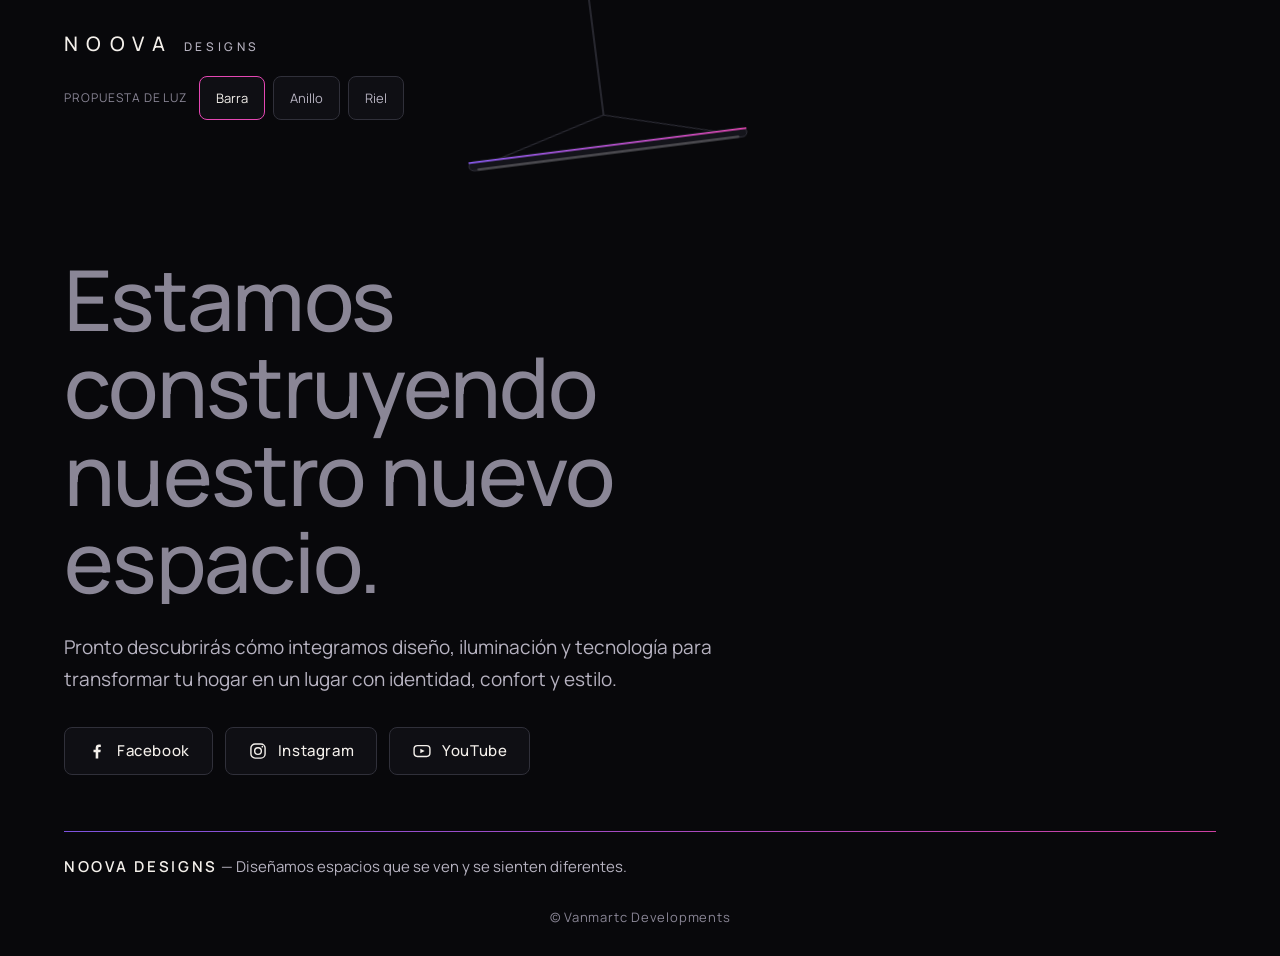
<file: working_old.html>
<!DOCTYPE html>
<html lang="es">

<head>
    <meta charset="utf-8">
    <meta name="viewport" content="width=device-width, initial-scale=1, viewport-fit=cover">
    <title>NOOVA Designs | Muy pronto</title>
    <meta name="description" content="Estamos construyendo nuestro nuevo espacio. Diseño, iluminación y tecnología para transformar tu hogar.">
    <meta name="theme-color" content="#08080B">
    <meta property="og:title" content="NOOVA Designs | Muy pronto">
    <meta property="og:description" content="Diseñamos espacios que se ven y se sienten diferentes.">
    <meta property="og:type" content="website">
    <!-- Cuando haya URL e imagen real: <meta property="og:image" content="https://DOMINIO/og.jpg"> -->
    <link rel="preconnect" href="https://fonts.googleapis.com">
    <link rel="preconnect" href="https://fonts.gstatic.com" crossorigin>
    <link href="https://fonts.googleapis.com/css2?family=Manrope:wght@400;500;600&display=swap" rel="stylesheet">
    <script>
        /* Arranca "a oscuras" y la luz se enciende sola; sin JS o con movimiento reducido queda encendida.
                                   Propuesta de luminaria: ?luz=barra | anillo | riel (por defecto barra) */
        var _m = new URLSearchParams(location.search).get('luz');
        document.documentElement.dataset.luz = ['barra', 'anillo', 'riel'].indexOf(_m) > -1 ? _m : 'barra';
        if (!matchMedia('(prefers-reduced-motion: reduce)').matches) document.documentElement.classList.add('off');
    </script>
    <style>
        @property --lit {
            syntax: '<number>';
            inherits: true;
            initial-value: 1
        }
        
         :root {
            --bg: #08080B;
            --surface: #14141B;
            --text: #F4F0EB;
            --text-2: #B7B3C1;
            --dim: #8A8696;
            --violet: #8B5CF6;
            --fucsia: #E447B3;
            --border: #30303A;
            --grad: linear-gradient(110deg, var(--violet), var(--fucsia));
            --lit: 1;
            --x: 62vw;
            --y: 60vh;
            --hx: 30%;
            --hy: 50%;
            --s: 1;
            --pad: 64px;
            transition: --lit 1.2s ease;
        }
        
         :root.off {
            --lit: 0
        }
        
        * {
            box-sizing: border-box;
            margin: 0
        }
        
        html,
        body {
            height: 100%
        }
        
        body {
            background: var(--bg);
            color: var(--text);
            font-family: "Manrope", system-ui, -apple-system, "Segoe UI", sans-serif;
            font-size: 17px;
            line-height: 1.6;
            overflow-x: hidden;
            -webkit-font-smoothing: antialiased;
        }
        
        .glow {
            position: fixed;
            inset: 0;
            z-index: 0;
            pointer-events: none;
            opacity: var(--lit);
            background: radial-gradient(520px circle at var(--x) var(--y), rgba(228, 71, 179, .10), transparent 70%), radial-gradient(900px circle at var(--x) var(--y), rgba(139, 92, 246, .11), transparent 70%);
        }
        /* Luminarias: se inclinan hacia el cursor y su luz cae donde apunta el mouse */
        
        .lamp {
            position: fixed;
            top: 0;
            left: 62vw;
            width: 0;
            height: 0;
            z-index: 1;
            pointer-events: none
        }
        
        .fx {
            position: absolute;
            left: 0;
            top: 0
        }
        
        html:not([data-luz="barra"]) .fx-barra,
        html:not([data-luz="anillo"]) .fx-anillo,
        html:not([data-luz="riel"]) .fx-riel {
            display: none
        }
        
        .swing {
            position: absolute;
            top: 0;
            left: 0;
            transform-origin: 0 0;
            will-change: transform
        }
        
        .scale {
            position: absolute;
            left: 0;
            top: 0;
            transform: scale(var(--s));
            transform-origin: 0 0
        }
        
        .fxsvg {
            position: absolute;
            top: 0;
            overflow: visible
        }
        
        .lamp-btn {
            position: absolute;
            background: transparent;
            border: 0;
            border-radius: 8px;
            cursor: pointer;
            pointer-events: auto
        }
        
        .lamp-btn:focus-visible {
            outline: 2px solid var(--violet);
            outline-offset: 3px
        }
        
        .rail {
            position: absolute;
            top: 0;
            height: 6px;
            background: var(--surface);
            border-bottom: 1px solid var(--border);
            border-radius: 0 0 3px 3px
        }
        
        .page {
            position: relative;
            z-index: 2;
            min-height: 100svh;
            display: flex;
            flex-direction: column;
            padding: max(28px, env(safe-area-inset-top)) var(--pad) max(28px, env(safe-area-inset-bottom));
            max-width: 1280px;
            margin: 0 auto;
        }
        
        .brand {
            font-weight: 500;
            font-size: 20px;
            letter-spacing: .42em;
            color: var(--text)
        }
        
        .brand span {
            color: var(--text-2);
            letter-spacing: .3em;
            font-size: 12px;
            margin-left: .9em
        }
        /* PROPUESTAS DE LUZ (provisional): eliminar .picker, su HTML y su JS al elegir una */
        
        .picker {
            display: flex;
            align-items: center;
            flex-wrap: wrap;
            gap: 8px;
            margin-top: 16px
        }
        
        .picker small {
            color: var(--dim);
            font-size: 12px;
            letter-spacing: .08em;
            margin-right: 4px
        }
        
        .picker button {
            min-height: 44px;
            padding: 0 16px;
            font: inherit;
            font-size: 13px;
            color: var(--text-2);
            cursor: pointer;
            background: rgba(20, 20, 27, .6);
            border: 1px solid var(--border);
            border-radius: 8px;
            transition: border-color .2s, color .2s;
        }
        
        .picker button:hover {
            border-color: var(--violet)
        }
        
        .picker button[aria-pressed="true"] {
            border-color: var(--fucsia);
            color: var(--text)
        }
        
        .picker button:focus-visible {
            outline: 2px solid var(--violet);
            outline-offset: 3px
        }
        
        main {
            flex: 1;
            display: flex;
            flex-direction: column;
            justify-content: flex-end;
            padding: 15vh 0 56px
        }
        
        h1 {
            font-weight: 500;
            line-height: 1.04;
            letter-spacing: -.02em;
            font-size: clamp(38px, 7.2vw, 84px);
            max-width: 13ch;
            color: var(--text)
        }
        
        @supports (background-clip:text) or (-webkit-background-clip:text) {
            h1 {
                background: radial-gradient(circle calc(440px * var(--lit) + 1px) at var(--hx) var(--hy), #F4F0EB 0%, #C9C4CF 40%, var(--dim) 100%);
                -webkit-background-clip: text;
                background-clip: text;
                color: transparent;
                -webkit-text-fill-color: transparent;
            }
        }
        
        .lead {
            margin-top: 28px;
            max-width: 56ch;
            color: var(--text-2);
            font-size: clamp(16px, 1.6vw, 19px);
            line-height: 1.65
        }
        
        .social {
            display: flex;
            justify-content: flex-start;
            flex-wrap: wrap;
            gap: 12px;
            margin-top: 32px
        }
        
        .social a {
            display: inline-flex;
            align-items: center;
            gap: 10px;
            min-height: 48px;
            padding: 0 22px;
            color: var(--text);
            text-decoration: none;
            font-size: 15px;
            font-weight: 500;
            letter-spacing: .04em;
            background: rgba(20, 20, 27, .6);
            border: 1px solid var(--border);
            border-radius: 8px;
            transition: border-color .2s ease, background .2s ease, transform .2s ease;
        }
        
        .social a:hover {
            border-color: var(--fucsia);
            background: var(--surface)
        }
        
        .social a:active {
            transform: scale(.98)
        }
        
        .social a:focus-visible {
            outline: 2px solid var(--violet);
            outline-offset: 3px
        }
        
        .social svg {
            width: 20px;
            height: 20px;
            flex: none
        }
        
        footer {
            padding-top: 24px;
            position: relative
        }
        
        .line {
            position: absolute;
            top: 0;
            left: 0;
            height: 1px;
            width: 100%;
            background: var(--grad);
            transform-origin: left;
            opacity: .9
        }
        
        footer p {
            color: var(--text-2);
            font-size: 15px
        }
        
        footer strong {
            color: var(--text);
            font-weight: 600;
            letter-spacing: .18em
        }
        
        footer .credit {
            margin-top: 28px;
            text-align: center;
            font-size: 13px;
            letter-spacing: .06em;
            color: var(--dim)
        }
        
        @media (prefers-reduced-motion:no-preference) {
            .line {
                animation: draw 1.6s cubic-bezier(.2, .7, .2, 1) both
            }
            .fx {
                animation: drop 1.3s cubic-bezier(.2, .8, .2, 1) .15s both
            }
            .brand,
            .picker,
            h1,
            .lead,
            footer p {
                animation: rise .9s ease both
            }
            .brand {
                animation-delay: .2s
            }
            .picker {
                animation-delay: .4s
            }
            h1 {
                animation-delay: .9s
            }
            .lead {
                animation-delay: 1.25s
            }
            .social {
                animation: rise .9s ease 1.45s both
            }
            footer p {
                animation-delay: 1.5s
            }
            @keyframes draw {
                from {
                    transform: scaleX(0)
                }
                to {
                    transform: scaleX(1)
                }
            }
            @keyframes rise {
                from {
                    opacity: 0;
                    transform: translateY(14px)
                }
                to {
                    opacity: 1;
                    transform: none
                }
            }
            @keyframes drop {
                from {
                    transform: translateY(-130%)
                }
                to {
                    transform: none
                }
            }
        }
        
        @media (max-width:1023px) {
             :root {
                --pad: 32px
            }
            main {
                padding-top: 12vh
            }
        }
        
        @media (max-width:767px) {
             :root {
                --pad: 20px
            }
            .brand {
                font-size: 17px
            }
            .brand span {
                display: none
            }
            main {
                padding-bottom: 40px
            }
        }
    </style>
</head>

<body>
    <div class="glow" aria-hidden="true"></div>

    <svg width="0" height="0" style="position:absolute" aria-hidden="true" focusable="false"><defs>
  <linearGradient id="cone" x1="0" y1="0" x2="0" y2="1"><stop offset="0" stop-color="#F4F0EB" stop-opacity=".22"/><stop offset="1" stop-color="#F4F0EB" stop-opacity="0"/></linearGradient>
  <linearGradient id="rim" x1="0" y1="0" x2="1" y2="0"><stop offset="0" stop-color="#8B5CF6"/><stop offset="1" stop-color="#E447B3"/></linearGradient>
  <radialGradient id="halo"><stop offset="0" stop-color="#FFF3DF" stop-opacity=".8"/><stop offset=".35" stop-color="#E447B3" stop-opacity=".2"/><stop offset="1" stop-color="#8B5CF6" stop-opacity="0"/></radialGradient>
</defs></svg>

    <div class="lamp" id="lamp">

        <!-- 1 · Barra lineal suspendida -->
        <div class="fx fx-barra">
            <div class="swing" data-off="0">
                <div class="scale">
                    <svg class="fxsvg" style="left:-300px;width:600px;height:220px" viewBox="-300 0 600 220" aria-hidden="true" focusable="false">
      <g style="opacity:var(--lit)">
        <polygon points="-140,158 140,158 560,1300 -560,1300" fill="url(#cone)"/>
        <ellipse cx="0" cy="160" rx="230" ry="46" fill="url(#halo)"/>
      </g>
      <line x1="0" y1="-30" x2="0" y2="116" stroke="#30303A" stroke-width="1.5"/>
      <line x1="0" y1="116" x2="-112" y2="147" stroke="#30303A" stroke-width="1"/>
      <line x1="0" y1="116" x2="112" y2="147" stroke="#30303A" stroke-width="1"/>
      <rect x="-140" y="146" width="280" height="9" rx="4.5" fill="#14141B" stroke="#30303A"/>
      <rect x="-140" y="146" width="280" height="1.6" fill="url(#rim)"/>
      <rect x="-132" y="153" width="264" height="2.5" rx="1.2" fill="#F4F0EB" style="opacity:calc(.2 + .8 * var(--lit))"/>
    </svg>
                    <button class="lamp-btn" type="button" style="left:-140px;top:128px;width:280px;height:56px" aria-label="Encender la luz"></button>
                </div>
            </div>
        </div>

        <!-- 2 · Anillo de luz -->
        <div class="fx fx-anillo">
            <div class="swing" data-off="0">
                <div class="scale">
                    <svg class="fxsvg" style="left:-150px;width:300px;height:240px" viewBox="-150 0 300 240" aria-hidden="true" focusable="false">
      <g style="opacity:var(--lit)">
        <path d="M-96 172 A96 24 0 0 0 96 172 L460 1300 L-460 1300 Z" fill="url(#cone)"/>
        <circle cx="0" cy="178" r="135" fill="url(#halo)"/>
      </g>
      <line x1="0" y1="-30" x2="0" y2="70" stroke="#30303A" stroke-width="1.5"/>
      <line x1="0" y1="70" x2="-90" y2="168" stroke="#30303A" stroke-width="1"/>
      <line x1="0" y1="70" x2="90" y2="168" stroke="#30303A" stroke-width="1"/>
      <line x1="0" y1="70" x2="0" y2="150" stroke="#30303A" stroke-width="1"/>
      <path d="M-96 172 A96 24 0 0 1 96 172" fill="none" stroke="#30303A" stroke-width="4"/>
      <path d="M-96 172 A96 24 0 0 0 96 172" fill="none" stroke="url(#rim)" stroke-width="4"/>
      <path d="M-90 176 A90 22 0 0 0 90 176" fill="none" stroke="#F4F0EB" stroke-width="1.6" style="opacity:calc(.2 + .8 * var(--lit))"/>
    </svg>
                    <button class="lamp-btn" type="button" style="left:-100px;top:150px;width:200px;height:64px" aria-label="Encender la luz"></button>
                </div>
            </div>
        </div>

        <!-- 3 · Riel de focos que convergen en el cursor -->
        <div class="fx fx-riel">
            <div class="rail" id="rail"></div>
            <div class="swing" data-off="-2">
                <div class="scale"><svg class="fxsvg" style="left:-60px;width:120px;height:90px" viewBox="-60 0 120 90" aria-hidden="true" focusable="false"><g class="spot-art"></g></svg></div>
            </div>
            <div class="swing" data-off="-1">
                <div class="scale"><svg class="fxsvg" style="left:-60px;width:120px;height:90px" viewBox="-60 0 120 90" aria-hidden="true" focusable="false"><g class="spot-art"></g></svg></div>
            </div>
            <div class="swing" data-off="0">
                <div class="scale"><svg class="fxsvg" style="left:-60px;width:120px;height:90px" viewBox="-60 0 120 90" aria-hidden="true" focusable="false"><g class="spot-art"></g></svg>
                    <button class="lamp-btn" type="button" style="left:-32px;top:6px;width:64px;height:60px" aria-label="Encender la luz"></button></div>
            </div>
            <div class="swing" data-off="1">
                <div class="scale"><svg class="fxsvg" style="left:-60px;width:120px;height:90px" viewBox="-60 0 120 90" aria-hidden="true" focusable="false"><g class="spot-art"></g></svg></div>
            </div>
            <div class="swing" data-off="2">
                <div class="scale"><svg class="fxsvg" style="left:-60px;width:120px;height:90px" viewBox="-60 0 120 90" aria-hidden="true" focusable="false"><g class="spot-art"></g></svg></div>
            </div>
        </div>
    </div>

    <div class="page">
        <header>
            <div class="brand" aria-label="NOOVA Designs">NOOVA<span>DESIGNS</span></div>
            <div class="picker" id="picker" role="group" aria-label="Propuesta de iluminación (provisional)">
                <small>PROPUESTA DE LUZ</small>
                <button type="button" data-luz="barra" aria-pressed="true">Barra</button>
                <button type="button" data-luz="anillo" aria-pressed="false">Anillo</button>
                <button type="button" data-luz="riel" aria-pressed="false">Riel</button>
            </div>
        </header>

        <main>
            <h1 id="titular">Estamos construyendo nuestro nuevo espacio.</h1>
            <p class="lead">Pronto descubrirás cómo integramos diseño, iluminación y tecnología para transformar tu hogar en un lugar con identidad, confort y estilo.</p>
            <nav class="social" aria-label="Redes sociales">
                <a href="https://web.facebook.com/noovadomoticaeiluminacioninteligente" target="_blank" rel="noopener noreferrer" aria-label="Facebook de NOOVA (se abre en una pestaña nueva)">
                    <svg viewBox="0 0 24 24" fill="currentColor" aria-hidden="true" focusable="false"><path d="M13.5 21v-7.5h2.6l.4-3h-3V8.6c0-.9.3-1.5 1.5-1.5h1.6V4.4c-.3 0-1.2-.1-2.3-.1-2.3 0-3.9 1.4-3.9 4v2.2H7.8v3h2.6V21z"/></svg> Facebook
                </a>
                <a href="https://www.instagram.com/noova.domotica/" target="_blank" rel="noopener noreferrer" aria-label="Instagram de NOOVA (se abre en una pestaña nueva)">
                    <svg viewBox="0 0 24 24" fill="none" stroke="currentColor" stroke-width="1.7" aria-hidden="true" focusable="false"><rect x="3.5" y="3.5" width="17" height="17" rx="5"/><circle cx="12" cy="12" r="4"/><circle cx="17.2" cy="6.8" r="1" fill="currentColor" stroke="none"/></svg>                    Instagram
                </a>
                <a href="https://www.youtube.com/@noovasmartliving" target="_blank" rel="noopener noreferrer" aria-label="YouTube de NOOVA (se abre en una pestaña nueva)"><svg viewBox="0 0 24 24" fill="none" stroke="currentColor" stroke-width="1.7" aria-hidden="true" focusable="false"><rect x="2.5" y="5.5" width="19" height="13" rx="4"/><path d="M10 9.2 L15.2 12 L10 14.8 Z" fill="currentColor" stroke="none"/></svg>YouTube</a>
            </nav>
            <!-- Contacto: activar cuando el número esté confirmado
    <a href="https://wa.me/57XXXXXXXXXX?text=Hola%2C%20NOOVA.">Conversemos sobre tu espacio</a> -->
        </main>

        <footer>
            <div class="line" aria-hidden="true"></div>
            <p><strong>NOOVA DESIGNS</strong> — Diseñamos espacios que se ven y se sienten diferentes.</p>
            <p class="credit">© Vanmartc Developments</p>
        </footer>
    </div>

    <script>
        (function() {
            var root = document.documentElement,
                h1 = document.getElementById('titular'),
                lamp = document.getElementById('lamp'),
                rail = document.getElementById('rail');
            var reduce = matchMedia('(prefers-reduced-motion: reduce)').matches;
            var SPOT = '<g style="opacity:var(--lit)"><polygon points="-9,58 9,58 -95,1100 95,1100" fill="url(#cone)"/><circle cx="0" cy="60" r="44" fill="url(#halo)"/></g>' +
                '<line x1="0" y1="0" x2="0" y2="14" stroke="#30303A" stroke-width="2"/><rect x="-12" y="12" width="24" height="44" rx="5" fill="#14141B" stroke="#30303A"/>' +
                '<rect x="-12" y="54" width="24" height="1.6" fill="url(#rim)"/><ellipse cx="0" cy="58" rx="9" ry="3" fill="#F4F0EB" style="opacity:calc(.2 + .8 * var(--lit))"/>';
            [].forEach.call(document.querySelectorAll('.spot-art'), function(g) {
                g.innerHTML = SPOT;
            });

            var mode = root.dataset.luz,
                fx = [],
                center = 0;
            var w = innerWidth,
                h = innerHeight,
                lx = w * .5,
                sp = 0;
            var tx = w * .55,
                ty = h * .6,
                cx = tx,
                cy = ty,
                lastMove = -1e9,
                raf = null,
                touched = false;

            function collect() {
                fx = [].map.call(document.querySelectorAll('.fx-' + mode + ' .swing'), function(el, i) {
                    return {
                        el: el,
                        off: +el.getAttribute('data-off') || 0,
                        ang: 0,
                        vel: 0,
                        k: .010 + i * .0013
                    };
                });
                center = 0;
                fx.forEach(function(f, i) {
                    if (f.off === 0) center = i;
                });
            }

            function layout() {
                w = innerWidth;
                h = innerHeight;
                var m = w < 768;
                lx = mode === 'riel' ? w * .5 : (w >= 1024 ? w * .46 : (m ? w * .62 : w * .5));
                lamp.style.left = lx + 'px';
                root.style.setProperty('--s', m ? '.8' : '1');
                sp = mode === 'riel' ? (m ? 58 : 104) : 0;
                fx.forEach(function(f) {
                    f.el.style.left = (f.off * sp) + 'px';
                });
                rail.style.left = -(2 * sp + 44) + 'px';
                rail.style.width = (4 * sp + 88) + 'px';
            }

            function setMode(m) {
                mode = m;
                root.dataset.luz = m;
                collect();
                layout();
                [].forEach.call(document.querySelectorAll('#picker button'), function(b) {
                    b.setAttribute('aria-pressed', String(b.dataset.luz === m));
                });
                try {
                    history.replaceState(null, '', '?luz=' + m);
                } catch (e) {}
                start();
            }
            document.getElementById('picker').addEventListener('click', function(e) {
                var b = e.target.closest('button');
                if (b) setMode(b.dataset.luz);
            });

            var btns = [].slice.call(document.querySelectorAll('.lamp-btn'));

            function setLabel() {
                var t = root.classList.contains('off') ? 'Encender la luz' : 'Apagar la luz';
                btns.forEach(function(b) {
                    b.setAttribute('aria-label', t);
                });
            }
            btns.forEach(function(b) {
                b.addEventListener('click', function() {
                    touched = true;
                    root.classList.toggle('off');
                    setLabel();
                });
            });
            setLabel();
            if (root.classList.contains('off')) setTimeout(function() {
                if (!touched) {
                    root.classList.remove('off');
                    setLabel();
                }
            }, 1700);

            addEventListener('resize', layout);
            addEventListener('pointermove', function(e) {
                tx = e.clientX;
                ty = e.clientY;
                lastMove = performance.now();
                start();
            }, {
                passive: true
            });

            function frame(t) {
                // Sin interacción reciente, la luz se desplaza sola y despacio
                if (!reduce && t - lastMove > 3500) {
                    tx = lx + w * .30 * Math.sin(t / 4200);
                    ty = h * (.62 + .10 * Math.sin(t / 5600 + 1));
                }
                cx += (tx - cx) * .08;
                cy += (ty - cy) * .08;
                var settled = Math.abs(tx - cx) < .5 && Math.abs(ty - cy) < .5;
                fx.forEach(function(f) {
                    var fl = lx + f.off * sp;
                    var want = Math.max(-.6, Math.min(.6, Math.atan2(cx - fl, Math.max(cy, h * .25))));
                    if (reduce) {
                        f.ang += (want - f.ang) * .2;
                        f.vel = 0;
                    } else {
                        f.vel = (f.vel + (want - f.ang) * f.k) * .93;
                        f.ang += f.vel;
                    } // péndulo con inercia
                    f.el.style.transform = 'rotate(' + (-f.ang) + 'rad)';
                    if (Math.abs(want - f.ang) > .002 || Math.abs(f.vel) > .0005) settled = false;
                });
                var c = fx[center];
                var d = Math.max(h * .4, Math.min(h * .95, Math.hypot(cx - lx, cy)));
                var px = lx + d * Math.sin(c.ang),
                    py = d * Math.cos(c.ang); // dónde cae la luz
                root.style.setProperty('--x', px + 'px');
                root.style.setProperty('--y', py + 'px');
                var r = h1.getBoundingClientRect();
                root.style.setProperty('--hx', (px - r.left) + 'px');
                root.style.setProperty('--hy', (py - r.top) + 'px');
                raf = (reduce && settled) ? null : requestAnimationFrame(frame);
            }

            function start() {
                if (!raf) raf = requestAnimationFrame(frame);
            }
            document.addEventListener('visibilitychange', function() {
                if (document.hidden && raf) {
                    cancelAnimationFrame(raf);
                    raf = null;
                } else start();
            });
            setMode(mode);
        })();
    </script>
</body>

</html>
</file>
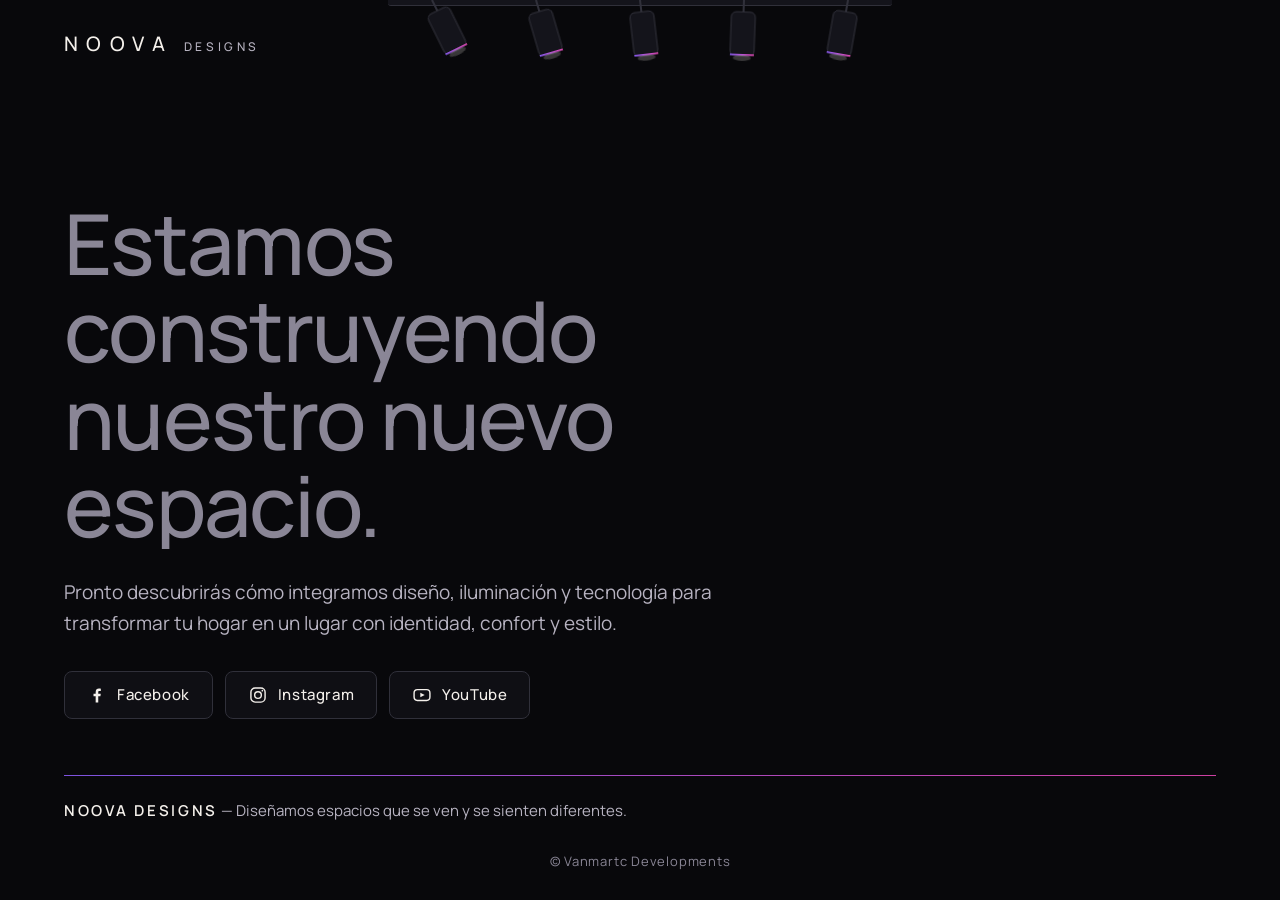
<file: working_riel_de_luz.html>
<!DOCTYPE html>
<html lang="es">

<head>
    <meta charset="utf-8">
    <meta name="viewport" content="width=device-width, initial-scale=1, viewport-fit=cover">
    <title>NOOVA Designs | Muy pronto</title>
    <link rel="icon" type="image/png" href="favicon-96x96.png" sizes="96x96" />
    <link rel="icon" type="image/svg+xml" href="favicon.svg" />
    <link rel="shortcut icon" href="favicon.ico" />
    <link rel="apple-touch-icon" sizes="180x180" href="apple-touch-icon.png" />
    <link rel="manifest" href="site.webmanifest" />
    <meta name="description" content="Estamos construyendo nuestro nuevo espacio. Diseño, iluminación y tecnología para transformar tu hogar.">
    <meta name="theme-color" content="#08080B">
    <meta property="og:title" content="NOOVA Designs | Muy pronto">
    <meta property="og:description" content="Diseñamos espacios que se ven y se sienten diferentes.">
    <meta property="og:type" content="website">
    <link rel="preconnect" href="https://fonts.googleapis.com">
    <link rel="preconnect" href="https://fonts.gstatic.com" crossorigin>
    <link href="https://fonts.googleapis.com/css2?family=Manrope:wght@400;500;600&display=swap" rel="stylesheet">
    <script>
        var _m = 'riel';
        document.documentElement.dataset.luz = 'riel';
        if (!matchMedia('(prefers-reduced-motion: reduce)').matches) document.documentElement.classList.add('off');
    </script>
    <style>
        @property --lit {
            syntax: '<number>';
            inherits: true;
            initial-value: 1
        }
        
         :root {
            --bg: #08080B;
            --surface: #14141B;
            --text: #F4F0EB;
            --text-2: #B7B3C1;
            --dim: #8A8696;
            --violet: #8B5CF6;
            --fucsia: #E447B3;
            --border: #30303A;
            --grad: linear-gradient(110deg, var(--violet), var(--fucsia));
            --lit: 1;
            --x: 62vw;
            --y: 60vh;
            --hx: 30%;
            --hy: 50%;
            --s: 1;
            --pad: 64px;
            transition: --lit 1.2s ease;
        }
        
         :root.off {
            --lit: 0
        }
        
        * {
            box-sizing: border-box;
            margin: 0
        }
        
        html,
        body {
            height: 100%
        }
        
        body {
            background: var(--bg);
            color: var(--text);
            font-family: "Manrope", system-ui, -apple-system, "Segoe UI", sans-serif;
            font-size: 17px;
            line-height: 1.6;
            overflow-x: hidden;
            -webkit-font-smoothing: antialiased;
        }
        
        .glow {
            position: fixed;
            inset: 0;
            z-index: 0;
            pointer-events: none;
            opacity: var(--lit);
            background: radial-gradient(520px circle at var(--x) var(--y), rgba(228, 71, 179, .10), transparent 70%), radial-gradient(900px circle at var(--x) var(--y), rgba(139, 92, 246, .11), transparent 70%);
        }
        
        .lamp {
            position: fixed;
            top: 0;
            left: 62vw;
            width: 0;
            height: 0;
            z-index: 1;
            pointer-events: none
        }
        
        .fx {
            position: absolute;
            left: 0;
            top: 0
        }
        
        .swing {
            position: absolute;
            top: 0;
            left: 0;
            transform-origin: 0 0;
            will-change: transform
        }
        
        .scale {
            position: absolute;
            left: 0;
            top: 0;
            transform: scale(var(--s));
            transform-origin: 0 0
        }
        
        .fxsvg {
            position: absolute;
            top: 0;
            overflow: visible
        }
        
        .lamp-btn {
            position: absolute;
            background: transparent;
            border: 0;
            border-radius: 8px;
            cursor: pointer;
            pointer-events: auto
        }
        
        .lamp-btn:focus-visible {
            outline: 2px solid var(--violet);
            outline-offset: 3px
        }
        
        .rail {
            position: absolute;
            top: 0;
            height: 6px;
            background: var(--surface);
            border-bottom: 1px solid var(--border);
            border-radius: 0 0 3px 3px
        }
        
        .page {
            position: relative;
            z-index: 2;
            min-height: 100svh;
            display: flex;
            flex-direction: column;
            padding: max(28px, env(safe-area-inset-top)) var(--pad) max(28px, env(safe-area-inset-bottom));
            max-width: 1280px;
            margin: 0 auto;
        }
        
        .brand {
            font-weight: 500;
            font-size: 20px;
            letter-spacing: .42em;
            color: var(--text)
        }
        
        .brand span {
            color: var(--text-2);
            letter-spacing: .3em;
            font-size: 12px;
            margin-left: .9em
        }
        
        main {
            flex: 1;
            display: flex;
            flex-direction: column;
            justify-content: flex-end;
            padding: 15vh 0 56px
        }
        
        h1 {
            font-weight: 500;
            line-height: 1.04;
            letter-spacing: -.02em;
            font-size: clamp(38px, 7.2vw, 84px);
            max-width: 13ch;
            color: var(--text)
        }
        
        @supports (background-clip:text) or (-webkit-background-clip:text) {
            h1 {
                background: radial-gradient(circle calc(440px * var(--lit) + 1px) at var(--hx) var(--hy), #F4F0EB 0%, #C9C4CF 40%, var(--dim) 100%);
                -webkit-background-clip: text;
                background-clip: text;
                color: transparent;
                -webkit-text-fill-color: transparent;
            }
        }
        
        .lead {
            margin-top: 28px;
            max-width: 56ch;
            color: var(--text-2);
            font-size: clamp(16px, 1.6vw, 19px);
            line-height: 1.65
        }
        
        .social {
            display: flex;
            justify-content: flex-start;
            flex-wrap: wrap;
            gap: 12px;
            margin-top: 32px
        }
        
        .social a {
            display: inline-flex;
            align-items: center;
            gap: 10px;
            min-height: 48px;
            padding: 0 22px;
            color: var(--text);
            text-decoration: none;
            font-size: 15px;
            font-weight: 500;
            letter-spacing: .04em;
            background: rgba(20, 20, 27, .6);
            border: 1px solid var(--border);
            border-radius: 8px;
            transition: border-color .2s ease, background .2s ease, transform .2s ease;
        }
        
        .social a:hover {
            border-color: var(--fucsia);
            background: var(--surface)
        }
        
        .social a:active {
            transform: scale(.98)
        }
        
        .social a:focus-visible {
            outline: 2px solid var(--violet);
            outline-offset: 3px
        }
        
        .social svg {
            width: 20px;
            height: 20px;
            flex: none
        }
        
        footer {
            padding-top: 24px;
            position: relative
        }
        
        .line {
            position: absolute;
            top: 0;
            left: 0;
            height: 1px;
            width: 100%;
            background: var(--grad);
            transform-origin: left;
            opacity: .9
        }
        
        footer p {
            color: var(--text-2);
            font-size: 15px
        }
        
        footer strong {
            color: var(--text);
            font-weight: 600;
            letter-spacing: .18em
        }
        
        footer .credit {
            margin-top: 28px;
            text-align: center;
            font-size: 13px;
            letter-spacing: .06em;
            color: var(--dim)
        }
        
        @media (prefers-reduced-motion:no-preference) {
            .line {
                animation: draw 1.6s cubic-bezier(.2, .7, .2, 1) both
            }
            .fx {
                animation: drop 1.3s cubic-bezier(.2, .8, .2, 1) .15s both
            }
            .brand,
            h1,
            .lead,
            footer p {
                animation: rise .9s ease both
            }
            .brand {
                animation-delay: .2s
            }
            h1 {
                animation-delay: .9s
            }
            .lead {
                animation-delay: 1.25s
            }
            .social {
                animation: rise .9s ease 1.45s both
            }
            footer p {
                animation-delay: 1.5s
            }
            @keyframes draw {
                from {
                    transform: scaleX(0)
                }
                to {
                    transform: scaleX(1)
                }
            }
            @keyframes rise {
                from {
                    opacity: 0;
                    transform: translateY(14px)
                }
                to {
                    opacity: 1;
                    transform: none
                }
            }
            @keyframes drop {
                from {
                    transform: translateY(-130%)
                }
                to {
                    transform: none
                }
            }
        }
        
        @media (max-width:1023px) {
             :root {
                --pad: 32px
            }
            main {
                padding-top: 12vh
            }
        }
        
        @media (max-width:767px) {
             :root {
                --pad: 20px
            }
            .brand {
                font-size: 17px
            }
            .brand span {
                display: none
            }
            main {
                padding-bottom: 40px
            }
        }
    </style>
</head>

<body>
    <div class="glow" aria-hidden="true"></div>

    <svg width="0" height="0" style="position:absolute" aria-hidden="true" focusable="false"><defs>
  <linearGradient id="cone" x1="0" y1="0" x2="0" y2="1"><stop offset="0" stop-color="#F4F0EB" stop-opacity=".22"/><stop offset="1" stop-color="#F4F0EB" stop-opacity="0"/></linearGradient>
  <linearGradient id="rim" x1="0" y1="0" x2="1" y2="0"><stop offset="0" stop-color="#8B5CF6"/><stop offset="1" stop-color="#E447B3"/></linearGradient>
  <radialGradient id="halo"><stop offset="0" stop-color="#FFF3DF" stop-opacity=".8"/><stop offset=".35" stop-color="#E447B3" stop-opacity=".2"/><stop offset="1" stop-color="#8B5CF6" stop-opacity="0"/></radialGradient>
</defs></svg>

    <div class="lamp" id="lamp">
        <!-- Riel de focos que convergen en el cursor -->
        <div class="fx fx-riel">
            <div class="rail" id="rail"></div>
            <div class="swing" data-off="-2">
                <div class="scale"><svg class="fxsvg" style="left:-60px;width:120px;height:90px" viewBox="-60 0 120 90" aria-hidden="true" focusable="false"><g class="spot-art"></g></svg></div>
            </div>
            <div class="swing" data-off="-1">
                <div class="scale"><svg class="fxsvg" style="left:-60px;width:120px;height:90px" viewBox="-60 0 120 90" aria-hidden="true" focusable="false"><g class="spot-art"></g></svg></div>
            </div>
            <div class="swing" data-off="0">
                <div class="scale"><svg class="fxsvg" style="left:-60px;width:120px;height:90px" viewBox="-60 0 120 90" aria-hidden="true" focusable="false"><g class="spot-art"></g></svg>
                    <button class="lamp-btn" type="button" style="left:-32px;top:6px;width:64px;height:60px" aria-label="Encender la luz"></button></div>
            </div>
            <div class="swing" data-off="1">
                <div class="scale"><svg class="fxsvg" style="left:-60px;width:120px;height:90px" viewBox="-60 0 120 90" aria-hidden="true" focusable="false"><g class="spot-art"></g></svg></div>
            </div>
            <div class="swing" data-off="2">
                <div class="scale"><svg class="fxsvg" style="left:-60px;width:120px;height:90px" viewBox="-60 0 120 90" aria-hidden="true" focusable="false"><g class="spot-art"></g></svg></div>
            </div>
        </div>
    </div>

    <div class="page">
        <header>
            <div class="brand" aria-label="NOOVA Designs">NOOVA<span>DESIGNS</span></div>
        </header>

        <main>
            <h1 id="titular">Estamos construyendo nuestro nuevo espacio.</h1>
            <p class="lead">Pronto descubrirás cómo integramos diseño, iluminación y tecnología para transformar tu hogar en un lugar con identidad, confort y estilo.</p>
            <nav class="social" aria-label="Redes sociales">
                <a href="https://web.facebook.com/noovadomoticaeiluminacioninteligente" target="_blank" rel="noopener noreferrer" aria-label="Facebook de NOOVA (se abre en una pestaña nueva)">
                    <svg viewBox="0 0 24 24" fill="currentColor" aria-hidden="true" focusable="false"><path d="M13.5 21v-7.5h2.6l.4-3h-3V8.6c0-.9.3-1.5 1.5-1.5h1.6V4.4c-.3 0-1.2-.1-2.3-.1-2.3 0-3.9 1.4-3.9 4v2.2H7.8v3h2.6V21z"/></svg> Facebook
                </a>
                <a href="https://www.instagram.com/noova.domotica/" target="_blank" rel="noopener noreferrer" aria-label="Instagram de NOOVA (se abre en una pestaña nueva)">
                    <svg viewBox="0 0 24 24" fill="none" stroke="currentColor" stroke-width="1.7" aria-hidden="true" focusable="false"><rect x="3.5" y="3.5" width="17" height="17" rx="5"/><circle cx="12" cy="12" r="4"/><circle cx="17.2" cy="6.8" r="1" fill="currentColor" stroke="none"/></svg>                    Instagram
                </a>
                <a href="https://www.youtube.com/@noovadomotica" target="_blank" rel="noopener noreferrer" aria-label="YouTube de NOOVA (se abre en una pestaña nueva)"><svg viewBox="0 0 24 24" fill="none" stroke="currentColor" stroke-width="1.7" aria-hidden="true" focusable="false"><rect x="2.5" y="5.5" width="19" height="13" rx="4"/><path d="M10 9.2 L15.2 12 L10 14.8 Z" fill="currentColor" stroke="none"/></svg>YouTube</a>
            </nav>
        </main>

        <footer>
            <div class="line" aria-hidden="true"></div>
            <p><strong>NOOVA DESIGNS</strong> — Diseñamos espacios que se ven y se sienten diferentes.</p>
            <p class="credit">© Vanmartc Developments</p>
        </footer>
    </div>

    <script>
        (function() {
            var root = document.documentElement,
                h1 = document.getElementById('titular'),
                lamp = document.getElementById('lamp'),
                rail = document.getElementById('rail');
            var reduce = matchMedia('(prefers-reduced-motion: reduce)').matches;
            var SPOT = '<g style="opacity:var(--lit)"><polygon points="-9,58 9,58 -95,1100 95,1100" fill="url(#cone)"/><circle cx="0" cy="60" r="44" fill="url(#halo)"/></g>' +
                '<line x1="0" y1="0" x2="0" y2="14" stroke="#30303A" stroke-width="2"/><rect x="-12" y="12" width="24" height="44" rx="5" fill="#14141B" stroke="#30303A"/>' +
                '<rect x="-12" y="54" width="24" height="1.6" fill="url(#rim)"/><ellipse cx="0" cy="58" rx="9" ry="3" fill="#F4F0EB" style="opacity:calc(.2 + .8 * var(--lit))"/>';
            [].forEach.call(document.querySelectorAll('.spot-art'), function(g) {
                g.innerHTML = SPOT;
            });

            var fx = [],
                center = 0;
            var w = innerWidth,
                h = innerHeight,
                lx = w * .5,
                sp = 0;
            var tx = w * .55,
                ty = h * .6,
                cx = tx,
                cy = ty,
                lastMove = -1e9,
                raf = null,
                touched = false;

            function collect() {
                fx = [].map.call(document.querySelectorAll('.fx-riel .swing'), function(el, i) {
                    return {
                        el: el,
                        off: +el.getAttribute('data-off') || 0,
                        ang: 0,
                        vel: 0,
                        k: .010 + i * .0013
                    };
                });
                center = 0;
                fx.forEach(function(f, i) {
                    if (f.off === 0) center = i;
                });
            }

            function layout() {
                w = innerWidth;
                h = innerHeight;
                var m = w < 768;
                lx = w * .5;
                lamp.style.left = lx + 'px';
                root.style.setProperty('--s', m ? '.8' : '1');
                sp = m ? 58 : 104;
                fx.forEach(function(f) {
                    f.el.style.left = (f.off * sp) + 'px';
                });
                rail.style.left = -(2 * sp + 44) + 'px';
                rail.style.width = (4 * sp + 88) + 'px';
            }

            var btns = [].slice.call(document.querySelectorAll('.lamp-btn'));

            function setLabel() {
                var t = root.classList.contains('off') ? 'Encender la luz' : 'Apagar la luz';
                btns.forEach(function(b) {
                    b.setAttribute('aria-label', t);
                });
            }
            btns.forEach(function(b) {
                b.addEventListener('click', function() {
                    touched = true;
                    root.classList.toggle('off');
                    setLabel();
                });
            });
            setLabel();
            if (root.classList.contains('off')) setTimeout(function() {
                if (!touched) {
                    root.classList.remove('off');
                    setLabel();
                }
            }, 1700);

            addEventListener('resize', layout);
            addEventListener('pointermove', function(e) {
                tx = e.clientX;
                ty = e.clientY;
                lastMove = performance.now();
                start();
            }, {
                passive: true
            });

            function frame(t) {
                if (!reduce && t - lastMove > 3500) {
                    tx = lx + w * .30 * Math.sin(t / 4200);
                    ty = h * (.62 + .10 * Math.sin(t / 5600 + 1));
                }
                cx += (tx - cx) * .08;
                cy += (ty - cy) * .08;
                var settled = Math.abs(tx - cx) < .5 && Math.abs(ty - cy) < .5;
                fx.forEach(function(f) {
                    var fl = lx + f.off * sp;
                    var want = Math.max(-.6, Math.min(.6, Math.atan2(cx - fl, Math.max(cy, h * .25))));
                    if (reduce) {
                        f.ang += (want - f.ang) * .2;
                        f.vel = 0;
                    } else {
                        f.vel = (f.vel + (want - f.ang) * f.k) * .93;
                        f.ang += f.vel;
                    }
                    f.el.style.transform = 'rotate(' + (-f.ang) + 'rad)';
                    if (Math.abs(want - f.ang) > .002 || Math.abs(f.vel) > .0005) settled = false;
                });
                var c = fx[center];
                var d = Math.max(h * .4, Math.min(h * .95, Math.hypot(cx - lx, cy)));
                var px = lx + d * Math.sin(c.ang),
                    py = d * Math.cos(c.ang);
                root.style.setProperty('--x', px + 'px');
                root.style.setProperty('--y', py + 'px');
                var r = h1.getBoundingClientRect();
                root.style.setProperty('--hx', (px - r.left) + 'px');
                root.style.setProperty('--hy', (py - r.top) + 'px');
                raf = (reduce && settled) ? null : requestAnimationFrame(frame);
            }

            function start() {
                if (!raf) raf = requestAnimationFrame(frame);
            }
            document.addEventListener('visibilitychange', function() {
                if (document.hidden && raf) {
                    cancelAnimationFrame(raf);
                    raf = null;
                } else start();
            });

            collect();
            layout();
            start();
        })();
    </script>
</body>

</html>
</file>
<file: css/styles.css>
/* ===== TOKENS (marca NOOVA según Directrices Web: negro, violeta, fucsia, dorado) ===== */

@property --lit {
    syntax: '<number>';
    inherits: true;
    initial-value: 1
}

:root {
    --bg: #08080B;
    --surface: #14141B;
    --text: #F4F0EB;
    --text-2: #B7B3C1;
    --dim: #6B6670;
    --border: #30303A;
    --violet: #AD48FA;
    --fucsia: #94F4F9;
    --gold: #AD48FA;
    --gold-lt: #94F4F9;
    --gold-dk: #7BC5F4;
    --grad: linear-gradient(110deg, #AD48FA, #94F4F9);
    --violet-rgb: 173, 72, 250;
    --cyan-rgb: 148, 244, 249;
    --noise: url("data:image/svg+xml,%3Csvg xmlns='http://www.w3.org/2000/svg' width='160' height='160'%3E%3Cfilter id='n'%3E%3CfeTurbulence type='fractalNoise' baseFrequency='.9' numOctaves='2' stitchTiles='stitch'/%3E%3C/filter%3E%3Crect width='100%25' height='100%25' filter='url(%23n)'/%3E%3C/svg%3E");
    --lit: 1;
    --penumbra: .78;
    --lit-duration: 1.2s;
    --x: 60%;
    --y: 60%;
    --hx: 30%;
    --hy: 50%;
    --s: 1;
    --pad: 64px;
    --hh: 80px;
    transition: --lit var(--lit-duration) ease;
}

:root.off {
    --lit: 0
}

* {
    box-sizing: border-box;
    margin: 0
}

html {
    scroll-behavior: smooth;
    scroll-padding-top: var(--hh)
}

body {
    background: var(--bg);
    color: var(--text);
    font: 400 17px/1.6 "Manrope", system-ui, -apple-system, "Segoe UI", sans-serif;
    overflow-x: hidden;
    -webkit-font-smoothing: antialiased
}

img,
video {
    max-width: 100%;
    display: block
}

.wrap {
    max-width: 1280px;
    margin: 0 auto;
    padding: 0 var(--pad)
}

.narrow {
    max-width: 860px
}

.center {
    text-align: center
}

.skip {
    position: absolute;
    left: -999px;
    top: 8px;
    background: var(--gold);
    color: #000;
    padding: 10px 14px;
    border-radius: 6px;
    z-index: 100
}

.skip:focus {
    left: 8px
}

:focus-visible {
    outline: 2px solid var(--gold-lt);
    outline-offset: 3px
}

.btn {
    position: relative;
    isolation: isolate;
    display: inline-flex;
    align-items: center;
    justify-content: center;
    min-height: 50px;
    padding: 0 30px;
    border: 0;
    border-radius: 10px;
    font: 500 14.5px "Manrope", system-ui, sans-serif;
    letter-spacing: .06em;
    text-decoration: none;
    color: var(--text);
    background: linear-gradient(110deg, rgba(173, 72, 250, .30), rgba(148, 244, 249, .16)), rgba(12, 10, 18, .62);
    -webkit-backdrop-filter: blur(10px);
    backdrop-filter: blur(10px);
    box-shadow: 0 10px 30px -14px rgba(0, 0, 0, .7), inset 0 1px 0 rgba(255, 255, 255, .07);
    cursor: pointer;
    transition: transform .3s ease, box-shadow .4s ease, background .4s ease
}


/* borde fino con degradado de la marca */

.btn::before {
    content: "";
    position: absolute;
    inset: 0;
    z-index: -1;
    padding: 1px;
    border-radius: inherit;
    background: linear-gradient(110deg, rgba(173, 72, 250, .85), rgba(148, 244, 249, .70));
    -webkit-mask: linear-gradient(#000 0 0) content-box, linear-gradient(#000 0 0);
    -webkit-mask-composite: xor;
    mask: linear-gradient(#000 0 0) content-box, linear-gradient(#000 0 0);
    mask-composite: exclude;
    pointer-events: none
}

.btn:hover {
    transform: translateY(-1px);
    background: linear-gradient(110deg, rgba(173, 72, 250, .46), rgba(148, 244, 249, .28)), rgba(12, 10, 18, .55);
    box-shadow: 0 14px 36px -12px rgba(173, 72, 250, .55), inset 0 1px 0 rgba(255, 255, 255, .10)
}

.btn:active {
    transform: translateY(0) scale(.99)
}

.btn-ghost {
    background: rgba(14, 12, 20, .42)
}

.btn-ghost::before {
    background: linear-gradient(110deg, rgba(244, 240, 235, .30), rgba(244, 240, 235, .12))
}

.btn-ghost:hover {
    background: rgba(20, 18, 30, .62);
    box-shadow: 0 12px 30px -14px rgba(148, 244, 249, .35), inset 0 1px 0 rgba(255, 255, 255, .08)
}

.btn-ghost:hover::before {
    background: linear-gradient(110deg, rgba(173, 72, 250, .80), rgba(148, 244, 249, .65))
}

.btn-sm {
    min-height: 44px;
    padding: 0 18px
}


/* ===== HEADER FIJO ===== */

.site-header {
    position: fixed;
    inset: 0 0 auto 0;
    z-index: 50;
    height: var(--hh);
    transition: background .35s, border-color .35s;
    border-bottom: 1px solid transparent
}

.site-header.solid {
    background: rgba(8, 8, 11, .93);
    border-bottom-color: var(--border);
    -webkit-backdrop-filter: blur(10px);
    backdrop-filter: blur(10px)
}

.bar {
    height: 100%;
    display: flex;
    align-items: center;
    justify-content: space-between;
    gap: 24px
}

.brand {
    display: inline-flex;
    align-items: center;
    gap: 14px;
    color: var(--text);
    text-decoration: none;
    font-weight: 500;
    font-size: 20px;
    letter-spacing: .42em
}

.brand-logo {
    width: 36px;
    height: 36px;
    object-fit: contain;
    flex: none
}

.brand span {
    color: var(--gold-lt);
    letter-spacing: .3em;
    font-size: 12px;
    margin-left: .9em
}

.nav {
    display: flex;
    align-items: center;
    gap: 28px
}

.nav a:not(.btn) {
    color: var(--text-2);
    text-decoration: none;
    font-size: 15px;
    padding: 12px 0;
    transition: color .2s
}

.nav a:not(.btn):hover {
    color: var(--gold-lt)
}

.menu-btn {
    display: none;
    min-height: 44px;
    padding: 0 18px;
    border: 1px solid var(--border);
    border-radius: 8px;
    background: rgba(20, 20, 27, .7);
    color: var(--text);
    font: 500 14px "Manrope", system-ui, sans-serif;
    cursor: pointer
}


/* ===== HERO ===== */

.hero {
    position: relative;
    min-height: max(720px, 100svh);
    display: flex;
    align-items: flex-end;
    overflow: hidden;
    isolation: isolate;
    background: #000
}

.bgvideo {
    position: absolute;
    inset: 0;
    width: 100%;
    height: 100%;
    object-fit: cover;
    z-index: -3;
    opacity: 0;
    transition: opacity 1.2s
}

.bgvideo.on {
    opacity: 1
}

.shade {
    position: absolute;
    inset: 0;
    z-index: -2;
    pointer-events: none;
    background: linear-gradient(to top, rgba(8, 8, 11, .96) 0%, rgba(8, 8, 11, .90) 10%, rgba(8, 8, 11, .80) 22%, rgba(8, 8, 11, .68) 36%, rgba(8, 8, 11, .57) 52%, rgba(8, 8, 11, .48) 70%, rgba(8, 8, 11, .43) 86%, rgba(8, 8, 11, .42) 100%)
}

.shade::before {
    content: "";
    position: absolute;
    inset: 0;
    background: var(--noise);
    opacity: .05;
    pointer-events: none
}

.shade::after {
    content: "";
    position: absolute;
    inset: 0;
    background: #08080B;
    opacity: calc(var(--penumbra) * (1 - var(--lit)));
    transition: opacity var(--lit-duration) ease
}

.glow {
    position: absolute;
    inset: 0;
    z-index: -1;
    pointer-events: none;
    opacity: var(--lit);
    background: radial-gradient(520px circle at var(--x) var(--y), rgba(212, 175, 55, .12) 0%, rgba(212, 175, 55, .095) 20%, rgba(212, 175, 55, .06) 42%, rgba(212, 175, 55, .028) 62%, rgba(212, 175, 55, .008) 82%, rgba(212, 175, 55, 0) 100%), radial-gradient(900px circle at var(--x) var(--y), rgba(166, 124, 46, .07) 0%, rgba(166, 124, 46, .055) 22%, rgba(166, 124, 46, .035) 44%, rgba(166, 124, 46, .016) 66%, rgba(166, 124, 46, .004) 86%, rgba(166, 124, 46, 0) 100%)
}

.lamp {
    position: absolute;
    top: var(--hh);
    left: 50%;
    width: 0;
    height: 0;
    z-index: 0;
    pointer-events: none
}

.fx {
    position: absolute;
    left: 0;
    top: 0
}

.swing {
    position: absolute;
    top: 0;
    left: 0;
    transform-origin: 0 0;
    will-change: transform
}

.scale {
    position: absolute;
    left: 0;
    top: 0;
    transform: scale(var(--s));
    transform-origin: 0 0
}

.fxsvg {
    position: absolute;
    left: -60px;
    top: 0;
    width: 120px;
    height: 90px;
    overflow: visible
}

.lamp-btn {
    position: absolute;
    left: -32px;
    top: 6px;
    width: 64px;
    height: 60px;
    background: transparent;
    border: 0;
    border-radius: 8px;
    cursor: pointer;
    pointer-events: auto
}

.rail {
    position: absolute;
    top: 0;
    height: 6px;
    background: var(--surface);
    border-bottom: 1px solid var(--border);
    border-radius: 0 0 3px 3px
}

.hero-copy {
    position: relative;
    z-index: 1;
    padding-bottom: 72px;
    padding-top: calc(var(--hh) + 260px)
}

.eyebrow {
    color: var(--gold-lt);
    font-size: 13px;
    letter-spacing: .18em;
    margin-bottom: 18px
}

h1,
h2,
h3 {
    font-weight: 500;
    letter-spacing: -.02em;
    line-height: 1.1
}

h1 {
    font-size: clamp(38px, 6.4vw, 80px);
    max-width: 14ch;
    color: var(--text)
}

@supports (background-clip:text) or (-webkit-background-clip:text) {
    h1 {
        background: radial-gradient(circle calc(460px * var(--lit) + 1px) at var(--hx) var(--hy), #FFF6E0 0%, #D9CFBD 40%, var(--dim) 100%);
        -webkit-background-clip: text;
        background-clip: text;
        color: transparent;
        -webkit-text-fill-color: transparent
    }
}

.lead {
    margin: 26px 0 0;
    max-width: 56ch;
    color: var(--text-2);
    font-size: clamp(16px, 1.6vw, 19px);
    line-height: 1.65
}

.actions {
    display: flex;
    flex-wrap: wrap;
    gap: 12px;
    margin-top: 34px
}


/* ===== SECCIONES ===== */

.sec {
    padding: 112px 0
}

h2 {
    font-size: clamp(28px, 3.6vw, 44px);
    max-width: 20ch
}

.center h2 {
    margin-inline: auto
}

.intro {
    margin: 20px 0 0;
    max-width: 60ch;
    color: var(--text-2)
}

.center .intro {
    margin-inline: auto
}

.grid {
    display: grid;
    gap: 24px;
    margin-top: 48px
}

.g2 {
    grid-template-columns: repeat(2, 1fr)
}

.g3 {
    grid-template-columns: repeat(3, 1fr)
}

.g4 {
    grid-template-columns: repeat(4, 1fr)
}

.card {
    background: var(--surface);
    border: 1px solid var(--border);
    border-radius: 10px;
    padding: 28px;
    transition: border-color .25s
}

.card:hover {
    border-color: var(--violet)
}

.card h3 {
    font-size: 20px;
    margin-bottom: 10px;
    color: var(--gold-lt)
}

.card p {
    color: var(--text-2);
    font-size: 16px
}

.steps {
    list-style: none;
    padding: 0
}

.steps b {
    display: block;
    color: var(--gold);
    font-weight: 500;
    letter-spacing: .1em;
    margin-bottom: 14px
}

p.center {
    margin-top: 48px
}

.ph {
    position: relative;
    overflow: hidden;
    border-radius: 10px;
    border: 1px solid var(--border);
    aspect-ratio: 16/10;
    background: linear-gradient(135deg, #17140E, #0B0A08)
}

.ph img {
    width: 100%;
    height: 100%;
    object-fit: cover;
    position: absolute;
    inset: 0
}

.proj {
    display: block;
    color: inherit;
    text-decoration: none
}

.proj .ph {
    transition: border-color .25s
}

.proj:hover .ph,
.proj:focus-visible .ph {
    border-color: var(--gold)
}

.pt {
    padding: 18px 4px
}

.pt h3 {
    font-size: 22px
}

.pt p {
    color: var(--text-2);
    font-size: 15px;
    margin-top: 6px
}


/* ===== BANDA CINEMATOGRÁFICA ===== */

.band {
    position: relative;
    display: flex;
    flex-direction: column;
    justify-content: flex-end;
    min-height: clamp(600px, 76vh, 820px);
    overflow: hidden;
    isolation: isolate;
    background: #000
}


/* --- Mensaje --- */

.band-copy {
    position: relative;
    z-index: 1;
    width: 100%;
    padding-block: 110px 36px
}

.band-copy::before {
    content: "";
    display: block;
    width: 96px;
    height: 3px;
    margin-bottom: 30px;
    border-radius: 2px;
    background: var(--grad)
}

.band-copy h2 {
    max-width: none;
    font-size: clamp(30px, 2.9vw, 46px);
    line-height: 1.12;
    font-weight: 300;
    letter-spacing: -.015em;
    color: var(--text);
    text-shadow: 0 2px 24px rgba(0, 0, 0, .45)
}

.band-copy h2 strong {
    font-size: clamp(40px, 3.2vw, 48px);
    display: block;
    font-weight: 700
}

.hr-brand {
    height: 1px;
    border: 0;
    margin: 56px 0;
    background: var(--grad);
    opacity: .9
}

.band-lead {
    margin-top: 26px;
    font-size: clamp(19px, 1.7vw, 26px);
    font-weight: 300;
    line-height: 1.3;
    color: var(--text);
    text-shadow: 0 2px 20px rgba(0, 0, 0, .5)
}

.band-sub {
    margin-top: 14px;
    max-width: 36ch;
    font-size: 15px;
    line-height: 1.55;
    color: var(--text-2);
    text-shadow: 0 1px 14px rgba(0, 0, 0, .55)
}


/* --- Botón de la banda (violeta profundo) --- */

.btn-band {
    margin-top: 30px;
    gap: 28px;
    min-height: 56px;
    padding: 0 26px;
    border-radius: 12px;
    font-size: 16px;
    font-weight: 500;
    letter-spacing: .01em;
    color: var(--text);
    background: linear-gradient(135deg, rgba(var(--violet-rgb), .62), rgba(var(--violet-rgb), .30) 60%, rgba(var(--cyan-rgb), .14)), var(--surface);
    box-shadow: 0 0 0 1px rgba(var(--violet-rgb), .18), 0 14px 44px -10px rgba(var(--violet-rgb), .6), inset 0 1px 0 rgba(255, 255, 255, .10)
}

.btn-band::before {
    background: var(--grad)
}

.btn-band svg {
    width: 18px;
    height: 18px;
    flex: none;
    transition: transform .3s ease
}

.btn-band:hover {
    background: linear-gradient(135deg, rgba(var(--violet-rgb), .78), rgba(var(--violet-rgb), .42) 60%, rgba(var(--cyan-rgb), .22)), var(--surface);
    box-shadow: 0 0 0 1px rgba(var(--violet-rgb), .30), 0 16px 50px -10px rgba(var(--violet-rgb), .75), inset 0 1px 0 rgba(255, 255, 255, .12)
}

.btn-band:hover svg {
    transform: translateX(4px)
}


/* --- Franja de características (pieza independiente, reutilizable) --- */

.band-feats {
    position: relative;
    z-index: 1;
    padding-block: 26px 44px
}

.svg-defs {
    position: absolute;
    width: 0;
    height: 0;
    overflow: hidden
}

.feat-strip {
    list-style: none;
    margin: 0;
    padding: 0;
    display: flex;
    justify-content: center;
    align-items: center
}

.feat {
    position: relative;
    display: flex;
    align-items: center;
    gap: 14px;
    padding: 0 clamp(18px, 3.2vw, 52px)
}

.feat+.feat::before {
    content: "";
    position: absolute;
    left: 0;
    top: 50%;
    width: 1px;
    height: 44px;
    transform: translateY(-50%);
    background: rgba(244, 240, 235, .22)
}

.feat-ico {
    width: 34px;
    height: 34px;
    flex: none
}

.feat-ico svg {
    width: 100%;
    height: 100%;
    fill: none;
    stroke: url(#noova-grad);
    stroke-width: 1.5;
    stroke-linecap: round;
    stroke-linejoin: round
}

.feat-t {
    display: flex;
    flex-direction: column;
    line-height: 1.25;
    text-transform: uppercase
}

.feat-t small {
    font-size: 12.5px;
    font-weight: 400;
    letter-spacing: .07em;
    color: var(--text-2)
}

.feat-t b {
    font-size: 14.5px;
    font-weight: 500;
    letter-spacing: .05em;
    color: var(--text)
}


/* --- Video nítido + penumbra leve (izquierda para el texto, abajo para la franja) --- */

.band .bgvideo {
    filter: none
}

.band .bgvideo.on {
    opacity: 1
}

.band::before {
    content: "";
    position: absolute;
    inset: 0;
    z-index: -2;
    pointer-events: none;
    background: linear-gradient(90deg, rgba(8, 8, 11, .70) 0%, rgba(8, 8, 11, .58) 18%, rgba(8, 8, 11, .42) 34%, rgba(8, 8, 11, .26) 52%, rgba(8, 8, 11, .14) 72%, rgba(8, 8, 11, .10) 100%), linear-gradient(to top, rgba(8, 8, 11, .72) 0%, rgba(8, 8, 11, .55) 14%, rgba(8, 8, 11, .32) 30%, rgba(8, 8, 11, .12) 48%, rgba(8, 8, 11, 0) 66%)
}

.band::after {
    content: "";
    position: absolute;
    inset: 0;
    z-index: -2;
    background: var(--noise);
    opacity: .04;
    pointer-events: none
}

@media (max-width: 767px) {
    .band-copy {
        padding-block: 96px 28px
    }
    .btn-band {
        width: 100%;
        justify-content: space-between
    }
    .band-feats {
        padding-block: 12px 36px
    }
    .feat-strip {
        display: grid;
        grid-template-columns: 1fr 1fr;
        gap: 22px 12px;
        justify-items: start
    }
    .feat {
        padding: 0
    }
    .feat+.feat::before {
        display: none
    }
}


/* ===== GALERÍAS DE LUJO (imágenes y videos) ===== */

.gal {
    position: relative;
    margin-top: 80px;
    overflow-x: clip
}

.gal-head {
    display: flex;
    flex-wrap: wrap;
    align-items: baseline;
    justify-content: space-between;
    gap: 8px 40px
}

.gal-head h3 {
    font-size: clamp(24px, 3vw, 34px)
}

.gal-head p {
    color: var(--dim);
    font-size: 14px;
    max-width: 48ch
}

.gstage {
    --cw: min(36vw, 640px);
    --gap: 24px;
    position: relative;
    height: calc(var(--cw) * .625 + 124px);
    margin-top: 32px;
    touch-action: pan-y;
    user-select: none;
    -webkit-user-select: none;
    background: radial-gradient(ellipse 46% 58% at 50% 34%, rgba(173, 72, 250, .17), transparent 72%)
}

.gslide {
    position: absolute;
    top: 0;
    left: 50%;
    width: var(--cw);
    padding: 0;
    border: 0;
    background: none;
    color: inherit;
    font: inherit;
    text-align: center;
    cursor: pointer;
    --tx: 0%;
    --sc: 1;
    --op: 1;
    transform-origin: 50% calc(var(--cw) * .3125);
    transform: translateX(calc(-50% + var(--tx))) scale(var(--sc));
    opacity: var(--op);
    transition: transform .8s cubic-bezier(.22, .8, .22, 1), opacity .6s ease
}

.gslide[data-pos="0"] {
    z-index: 3
}

.gslide[data-pos="1"] {
    --tx: calc(92% + var(--gap));
    --sc: .8;
    z-index: 2
}

.gslide[data-pos="-1"] {
    --tx: calc(-92% - var(--gap));
    --sc: .8;
    z-index: 2
}

.gslide[data-pos="2"] {
    --tx: calc(170% + var(--gap) * 2);
    --sc: .62;
    --op: 0;
    z-index: 1;
    pointer-events: none
}

.gslide[data-pos="-2"] {
    --tx: calc(-170% - var(--gap) * 2);
    --sc: .62;
    --op: 0;
    z-index: 1;
    pointer-events: none
}

.gslide:focus-visible {
    outline: none
}

.gslide:focus-visible .gmedia {
    outline: 2px solid var(--gold-lt);
    outline-offset: 5px
}

.gmedia {
    display: block;
    position: relative;
    aspect-ratio: 16/10;
    border-radius: 14px;
    overflow: hidden;
    background: #0B0A10;
    border: 1px solid var(--border);
    transition: filter .8s ease, border-color .8s ease, box-shadow .8s ease
}

.gmedia img,
.gmedia video {
    position: absolute;
    inset: 0;
    width: 100%;
    height: 100%;
    object-fit: cover;
    transition: transform 1.4s cubic-bezier(.22, .8, .22, 1)
}


/* marco interior fino, solo en el elemento central */

.gmedia::after {
    content: "";
    position: absolute;
    inset: 10px;
    border: 1px solid rgba(244, 240, 235, .16);
    border-radius: 8px;
    pointer-events: none;
    opacity: 0;
    transition: opacity .7s ease
}

.gslide[data-pos="0"] .gmedia {
    border-color: rgba(173, 72, 250, .55);
    box-shadow: 0 44px 90px -34px rgba(0, 0, 0, .95), 0 0 0 1px rgba(148, 244, 249, .10), 0 0 72px rgba(173, 72, 250, .28)
}

.gslide[data-pos="0"] .gmedia::after {
    opacity: 1
}

.gslide[data-pos="0"]:hover .gmedia img,
.gslide[data-pos="0"]:hover .gmedia video {
    transform: scale(1.04)
}

.gslide:not([data-pos="0"]) .gmedia {
    filter: brightness(.42) saturate(.7)
}

.gslide[data-pos="1"]:hover .gmedia,
.gslide[data-pos="-1"]:hover .gmedia {
    filter: brightness(.74) saturate(.95);
    border-color: rgba(173, 72, 250, .4)
}


/* botón de play (videos) */

.gplay {
    position: absolute;
    left: 50%;
    top: 50%;
    width: 64px;
    height: 64px;
    margin: -32px 0 0 -32px;
    display: grid;
    place-items: center;
    padding-left: 3px;
    border-radius: 50%;
    border: 1px solid rgba(244, 240, 235, .5);
    background: rgba(8, 8, 11, .45);
    color: #fff;
    -webkit-backdrop-filter: blur(6px);
    backdrop-filter: blur(6px);
    transition: opacity .4s ease, transform .4s ease
}

.gslide:hover .gplay {
    transform: scale(1.08)
}

.gslide.playing .gplay {
    opacity: 0
}


/* etiqueta "Ampliar / Ver completo" */

.gexp {
    position: absolute;
    right: 18px;
    bottom: 18px;
    z-index: 2;
    padding: 8px 16px;
    border-radius: 999px;
    border: 1px solid rgba(244, 240, 235, .25);
    background: rgba(8, 8, 11, .6);
    -webkit-backdrop-filter: blur(6px);
    backdrop-filter: blur(6px);
    color: var(--text);
    font-size: 13px;
    letter-spacing: .04em;
    opacity: 0;
    transform: translateY(6px);
    transition: opacity .35s ease, transform .35s ease
}

.gslide[data-pos="0"]:hover .gexp,
.gslide[data-pos="0"]:focus-visible .gexp {
    opacity: 1;
    transform: none
}


/* título solo del central */

.gcap {
    display: block;
    margin-top: 24px;
    opacity: 0;
    transform: translateY(8px);
    transition: opacity .4s ease, transform .6s ease
}

.gslide[data-pos="0"] .gcap {
    opacity: 1;
    transform: none;
    transition-delay: .3s
}

.gt {
    display: block;
    font-size: clamp(18px, 2vw, 24px);
    font-weight: 500;
    letter-spacing: -.01em;
    color: var(--text)
}

.gd {
    display: block;
    margin-top: 6px;
    font-size: 15px;
    color: var(--text-2)
}


/* ruta sin contenido */

.gslide.missing .gmedia::before {
    content: "Contenido por cargar";
    position: absolute;
    inset: 0;
    display: grid;
    place-items: center;
    color: var(--dim);
    font-size: 14px;
    letter-spacing: .04em
}

.gslide.missing .gmedia img,
.gslide.missing .gmedia video,
.gslide.missing .gplay {
    visibility: hidden
}


/* navegación */

.gnav {
    display: flex;
    align-items: center;
    justify-content: center;
    gap: 32px;
    margin-top: 8px
}

.gbtn {
    width: 52px;
    height: 52px;
    display: grid;
    place-items: center;
    border-radius: 50%;
    border: 1px solid var(--border);
    background: rgba(20, 20, 27, .7);
    color: var(--text);
    cursor: pointer;
    transition: border-color .25s, box-shadow .25s
}

.gbtn:hover {
    border-color: var(--violet);
    box-shadow: 0 0 24px rgba(173, 72, 250, .3)
}

.gprog {
    display: grid;
    justify-items: center;
    gap: 10px;
    min-width: 150px
}

.gcount {
    font-variant-numeric: tabular-nums;
    color: var(--dim);
    font-size: 14px;
    letter-spacing: .08em
}

.gcount b {
    color: var(--text);
    font-weight: 500
}

.gbar {
    display: block;
    width: 120px;
    height: 1px;
    background: var(--border)
}

.gfill {
    display: block;
    height: 100%;
    width: 0;
    background: var(--grad);
    transition: width .6s ease
}


/* visor ampliado */

html.lb-open {
    overflow: hidden
}


/* con el visor abierto, la galería de fondo se oculta (sin quitar su espacio) para que ningún video suyo se dibuje encima del visor */

html.lb-open .gal .gstage {
    visibility: hidden
}

.lb {
    border: 0;
    padding: 0;
    background: transparent;
    color: var(--text);
    width: 100%;
    height: 100%;
    max-width: 100%;
    max-height: 100%
}

.lb::backdrop {
    background: rgba(5, 5, 8, .93);
    -webkit-backdrop-filter: blur(8px);
    backdrop-filter: blur(8px)
}

.lb[open] {
    display: grid;
    place-items: center
}

.lb-inner {
    width: min(1100px, 92vw);
    animation: lbIn .5s cubic-bezier(.22, .8, .22, 1)
}

.lb-media img,
.lb-media video {
    width: 100%;
    max-height: 76vh;
    object-fit: contain;
    border-radius: 12px;
    border: 1px solid rgba(173, 72, 250, .45);
    background: #000;
    box-shadow: 0 0 90px rgba(173, 72, 250, .25)
}

.lb-cap {
    margin-top: 20px;
    text-align: center
}

.lb-t {
    display: block;
    font-size: clamp(18px, 2vw, 24px);
    font-weight: 500
}

.lb-d {
    display: block;
    margin-top: 6px;
    font-size: 15px;
    color: var(--text-2)
}

.lb-x {
    position: fixed;
    top: 20px;
    right: 20px;
    width: 48px;
    height: 48px;
    border-radius: 50%;
    border: 1px solid var(--border);
    background: rgba(20, 20, 27, .85);
    color: var(--text);
    font-size: 26px;
    line-height: 1;
    cursor: pointer;
    transition: border-color .2s
}

.lb-x:hover {
    border-color: var(--violet)
}

@keyframes lbIn {
    from {
        opacity: 0;
        transform: scale(.96)
    }
    to {
        opacity: 1;
        transform: none
    }
}

@media (max-width:1023px) {
    .gstage {
        --cw: 46vw
    }
}

@media (max-width:767px) {
    .gstage {
        --cw: 74vw;
        --gap: 12px
    }
    .gal {
        margin-top: 56px
    }
    .gslide[data-pos="1"] {
        --tx: calc(88% + var(--gap))
    }
    .gslide[data-pos="-1"] {
        --tx: calc(-88% - var(--gap))
    }
    .gnav {
        gap: 20px
    }
    .gprog {
        min-width: 110px
    }
}

@media (prefers-reduced-motion:reduce) {
    .gslide,
    .gmedia,
    .gmedia img,
    .gmedia video,
    .gcap,
    .gexp,
    .gfill,
    .lb-inner {
        transition: none;
        animation: none
    }
}


/* ===== PREGUNTAS + VIDEO (2 columnas) ===== */

.faq-split {
    display: grid;
    grid-template-columns: 1fr 1fr;
    gap: 48px;
    align-items: start;
    margin-top: 48px
}

.faq-split .faq-col {
    min-width: 0
}

.faq-split .video-col {
    position: relative;
    overflow: hidden;
    border-radius: 12px;
    border: 1px solid var(--border);
    aspect-ratio: 16/12;
    background: #000
}

.faq-split .video-col video {
    width: 100%;
    height: 100%;
    object-fit: cover;
    opacity: 1;
    filter: none;
    pointer-events: none
}


/* ===== SPLIT ===== */

.split {
    display: grid;
    grid-template-columns: 45fr 55fr;
    gap: 64px;
    align-items: center
}

.split .ph {
    aspect-ratio: 4/3
}


/* ===== FAQ ===== */

details {
    border-bottom: 1px solid var(--border)
}

details:first-of-type {
    margin-top: 40px;
    border-top: 1px solid var(--border)
}

summary {
    cursor: pointer;
    list-style: none;
    min-height: 56px;
    display: flex;
    align-items: center;
    justify-content: space-between;
    gap: 16px;
    font-weight: 500
}

summary::-webkit-details-marker {
    display: none
}

summary::after {
    content: "+";
    color: var(--gold);
    font-size: 24px
}

details[open] summary::after {
    content: "–"
}

details p {
    color: var(--text-2);
    padding: 0 0 22px
}


/* ===== AGENDA ===== */

.agendar {
    background: radial-gradient(800px circle at 50% 0, rgba(173, 72, 250, .10), transparent 70%)
}

.btn-whatsapp {
    width: min(100%, 520px);
    min-height: 100px;
    margin-top: 40px;
    padding: 18px 36px;
    gap: 16px;
    font-size: clamp(20px, 3vw, 29px);
    letter-spacing: .03em
}

.btn-whatsapp svg {
    width: 32px;
    height: 32px;
    flex: none
}


/* ===== FOOTER ===== */

.foot {
    padding: 0 0 28px
}

.foot .wrap {
    position: relative;
    padding-top: 40px
}

.line {
    position: absolute;
    top: 0;
    left: var(--pad);
    right: var(--pad);
    height: 1px;
    background: var(--grad);
    opacity: .9
}

.tag {
    color: var(--text-2);
    font-size: 15px;
    text-align: center
}

.tag strong {
    color: var(--text);
    font-weight: 600;
    letter-spacing: .18em
}

.social {
    display: flex;
    flex-wrap: wrap;
    justify-content: center;
    gap: 12px;
    margin-top: 28px
}

.social a {
    display: inline-flex;
    align-items: center;
    gap: 10px;
    min-height: 48px;
    padding: 0 22px;
    color: var(--text);
    text-decoration: none;
    font-weight: 500;
    font-size: 15px;
    background: rgba(20, 20, 27, .6);
    border: 1px solid var(--border);
    border-radius: 8px;
    transition: border-color .2s
}

.social a:hover {
    border-color: var(--gold)
}

.social svg {
    width: 20px;
    height: 20px;
    flex: none
}

.credit {
    margin-top: 28px;
    text-align: center;
    font-size: 13px;
    letter-spacing: .06em;
    color: var(--dim)
}


/* ---- Social Floating ---- */

.social-fab {
    position: fixed;
    right: 28px;
    z-index: 999;
    width: 60px;
    height: 60px;
    border-radius: 50%;
    border: 2px solid rgba(255, 255, 255, 0.15);
    display: flex;
    align-items: center;
    justify-content: center;
    transition: all .25s ease;
    text-decoration: none;
    box-shadow: 0 4px 16px rgba(0, 0, 0, 0.35)
}

.social-fab.instagram {
    bottom: 220px;
    background: linear-gradient(135deg, #e1306c 0%, #833ab4 100%);
    color: #fff
}

.social-fab.youtube {
    bottom: 156px;
    background: linear-gradient(135deg, #c4302b 0%, #8a1c17 100%);
    color: #fff
}

.social-fab.facebook {
    bottom: 92px;
    background: linear-gradient(135deg, #4267B2 0%, #2a437a 100%);
    color: #fff
}

.social-fab:hover {
    transform: scale(1.1) translateY(-2px);
    box-shadow: 0 8px 24px rgba(0, 0, 0, 0.5);
    border-color: rgba(255, 255, 255, 0.4)
}

.social-fab svg {
    width: 26px;
    height: 26px;
    fill: currentColor
}

.wa {
    position: fixed;
    z-index: 40;
    right: max(20px, env(safe-area-inset-right));
    bottom: max(20px, env(safe-area-inset-bottom));
    width: 52px;
    height: 52px;
    border-radius: 50%;
    display: grid;
    place-items: center;
    color: #5EE29A;
    background: linear-gradient(135deg, rgba(37, 211, 102, .22), rgba(37, 211, 102, .08)), rgba(12, 10, 18, .72);
    border: 1px solid rgba(94, 226, 154, .55);
    -webkit-backdrop-filter: blur(10px);
    backdrop-filter: blur(10px);
    box-shadow: 0 10px 28px -12px rgba(0, 0, 0, .75), 0 0 22px rgba(37, 211, 102, .18);
    transition: transform .3s ease, box-shadow .4s ease, border-color .4s ease
}

.wa:hover {
    transform: translateY(-2px);
    border-color: rgba(94, 226, 154, .85);
    box-shadow: 0 14px 32px -12px rgba(37, 211, 102, .5), 0 0 28px rgba(37, 211, 102, .30)
}

.wa svg {
    width: 24px;
    height: 24px
}

.js .rv {
    opacity: 0;
    transform: translateY(16px);
    transition: opacity .6s ease, transform .6s ease
}

.js .rv.in {
    opacity: 1;
    transform: none
}

@media (prefers-reduced-motion:no-preference) {
    .fx {
        animation: drop 1.3s cubic-bezier(.2, .8, .2, 1) .15s both
    }
    @keyframes drop {
        from {
            transform: translateY(-130%)
        }
        to {
            transform: none
        }
    }
}

@media (prefers-reduced-motion:reduce) {
    html {
        scroll-behavior: auto
    }
    .js .rv {
        opacity: 1;
        transform: none;
        transition: none
    }
}

@media (max-width:1023px) {
     :root {
        --pad: 32px
    }
    .sec {
        padding: 80px 0
    }
    .g3,
    .g4 {
        grid-template-columns: repeat(2, 1fr)
    }
    .split {
        gap: 40px
    }
    .faq-split {
        grid-template-columns: 1fr
    }
}

@media (max-width:767px) {
     :root {
        --pad: 20px;
        --hh: 64px
    }
    .sec {
        padding: 64px 0
    }
    .brand {
        font-size: 17px
    }
    .brand-logo {
        width: 30px;
        height: 30px
    }
    .brand span {
        display: none
    }
    .menu-btn {
        display: inline-flex;
        align-items: center
    }
    .nav {
        position: fixed;
        inset: var(--hh) 0 auto 0;
        flex-direction: column;
        align-items: stretch;
        gap: 0;
        padding: 12px var(--pad) 24px;
        background: rgba(8, 8, 11, .98);
        border-bottom: 1px solid var(--border);
        transform: translateY(-120%);
        visibility: hidden;
        transition: transform .3s, visibility .3s
    }
    .nav.open {
        transform: none;
        visibility: visible
    }
    .nav a:not(.btn) {
        padding: 16px 0;
        border-bottom: 1px solid var(--border)
    }
    .nav .btn {
        margin-top: 16px
    }
    .g2,
    .g3,
    .g4,
    .split {
        grid-template-columns: 1fr
    }
    .hero-copy {
        padding-top: calc(var(--hh) + 220px);
        padding-bottom: 56px
    }
    .hero {
        min-height: max(640px, 85svh)
    }
    .band {
        min-height: 0
    }
}
</file>
<file: css/legal.css>
/* ===== Páginas legales (privacidad / términos) + enlaces legales del pie ===== */
.legal-page .site-header{background:rgba(8,8,11,.93);border-bottom-color:var(--border);-webkit-backdrop-filter:blur(10px);backdrop-filter:blur(10px)}
.legal-page main{padding:calc(var(--hh) + 56px) 0 80px}
.legal{max-width:820px;margin:0 auto;padding:0 var(--pad)}
.legal .eyebrow{font-size:13px;font-weight:600;letter-spacing:.24em;text-transform:uppercase;color:var(--gold-lt);margin-bottom:16px}
.legal h1{font-size:clamp(32px,5vw,52px);max-width:none;background:none;-webkit-text-fill-color:currentColor;color:var(--text)}
.legal .meta{margin-top:16px;color:var(--text-2);font-size:15px}
.legal .resumen{margin:32px 0 0;padding:20px 22px;border:1px solid var(--border);border-radius:12px;background:rgba(20,20,27,.6);color:var(--text-2);font-size:16px}
.legal .resumen strong{color:var(--text)}
.toc{margin:32px 0 0;padding:0;list-style:none;display:grid;gap:4px 28px;grid-template-columns:repeat(auto-fit,minmax(240px,1fr));counter-reset:t}
.toc a{display:block;padding:6px 0;color:var(--text-2);text-decoration:none;font-size:15px;transition:color .2s}
.toc a:hover{color:var(--gold-lt)}
.legal section{margin-top:44px;scroll-margin-top:calc(var(--hh) + 16px)}
.legal h2{font-size:clamp(21px,2.4vw,26px);max-width:none;margin-bottom:14px;line-height:1.25}
.legal h3{font-size:17px;margin:22px 0 8px;color:var(--text)}
.legal p,.legal li{color:var(--text-2);font-size:16.5px;line-height:1.7}
.legal p+p{margin-top:12px}
.legal ul,.legal ol{margin:12px 0 0;padding-left:22px;display:grid;gap:8px}
.legal strong{color:var(--text);font-weight:600}
.legal a{color:var(--gold-lt);text-underline-offset:3px}
.legal a:hover{color:var(--text)}
.legal .tbl{margin-top:14px;overflow-x:auto;border:1px solid var(--border);border-radius:12px}
.legal table{width:100%;border-collapse:collapse;font-size:15px;min-width:520px}
.legal th,.legal td{padding:12px 16px;text-align:left;vertical-align:top;border-bottom:1px solid var(--border);color:var(--text-2)}
.legal th{color:var(--text);font-weight:600;background:rgba(20,20,27,.8)}
.legal tr:last-child td{border-bottom:0}
mark.ph{background:rgba(var(--violet-rgb),.22);color:var(--text);padding:1px 6px;border-radius:5px;font-style:normal}
.legal .back{margin-top:56px;display:flex;flex-wrap:wrap;gap:12px}
/* Enlaces legales en el pie del sitio */
.legal-links{display:flex;flex-wrap:wrap;justify-content:center;gap:8px 24px;margin-top:24px}
.legal-links a{color:var(--text-2);text-decoration:none;font-size:14px;padding:8px 0;transition:color .2s}
.legal-links a:hover{color:var(--gold-lt)}
@media (max-width:767px){.legal-page main{padding-top:calc(var(--hh) + 32px)}.legal section{margin-top:36px}}

/* ===== Aviso de cookies ===== */
.cookie-notice{position:fixed;z-index:1000;left:max(16px,env(safe-area-inset-left));bottom:max(16px,env(safe-area-inset-bottom));width:min(560px,calc(100vw - 120px));display:flex;flex-wrap:wrap;align-items:center;gap:12px 20px;padding:16px 18px;background:rgba(14,14,20,.96);border:1px solid var(--border);border-radius:14px;box-shadow:0 18px 48px -16px rgba(0,0,0,.8);-webkit-backdrop-filter:blur(12px);backdrop-filter:blur(12px)}
.cookie-text{flex:1 1 280px;margin:0;font-size:14px;line-height:1.55;color:var(--text-2)}
.cookie-text strong{color:var(--text);font-weight:600}
.cookie-actions{display:flex;align-items:center;gap:16px;margin-left:auto}
.cookie-more{color:var(--text-2);font-size:14px;text-underline-offset:3px}
.cookie-more:hover{color:var(--gold-lt)}
@media (max-width:767px){.cookie-notice{left:12px;right:12px;width:auto;bottom:max(12px,env(safe-area-inset-bottom))}}
@media (prefers-reduced-motion:no-preference){
.cookie-notice{animation:cookie-in .5s ease .6s backwards;transition:opacity .3s ease,transform .3s ease}
.cookie-notice.is-out{opacity:0;transform:translateY(12px)}
@keyframes cookie-in{from{opacity:0;transform:translateY(16px)}to{opacity:1;transform:none}}}
</file>
